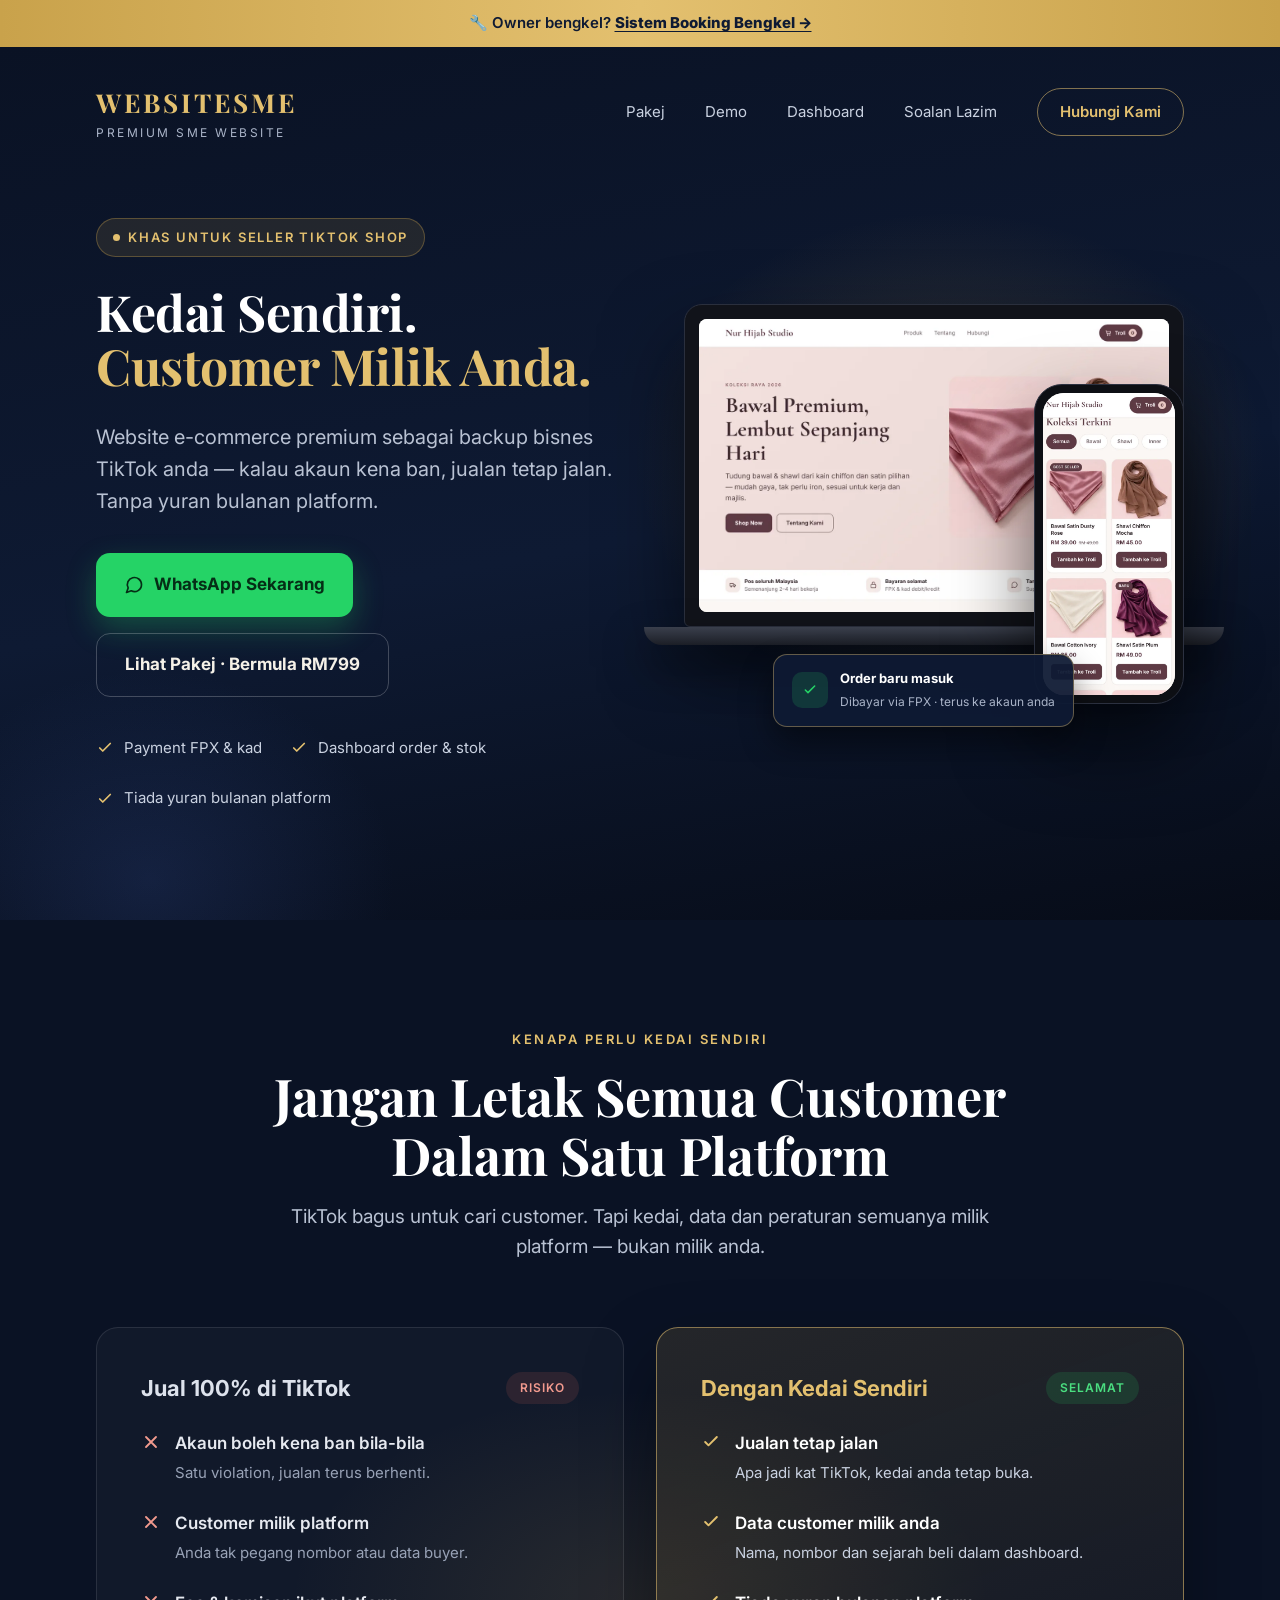
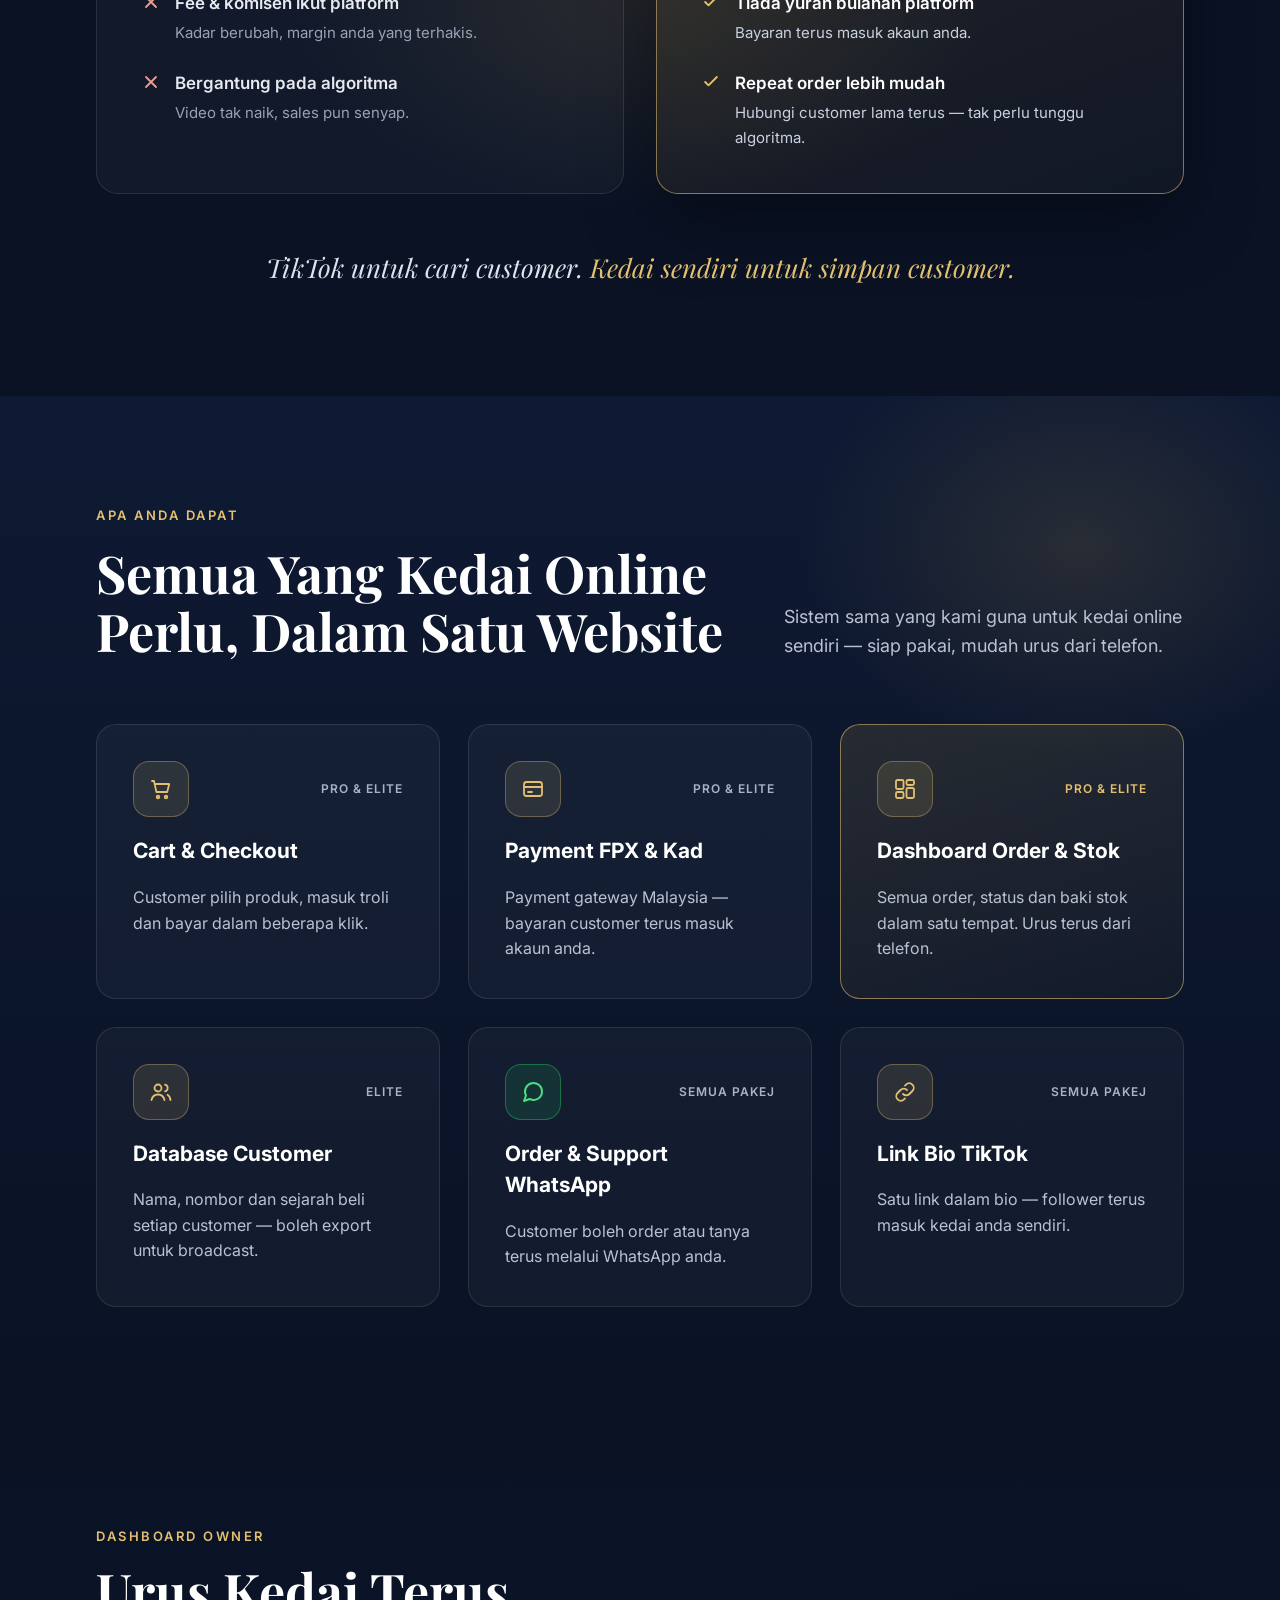
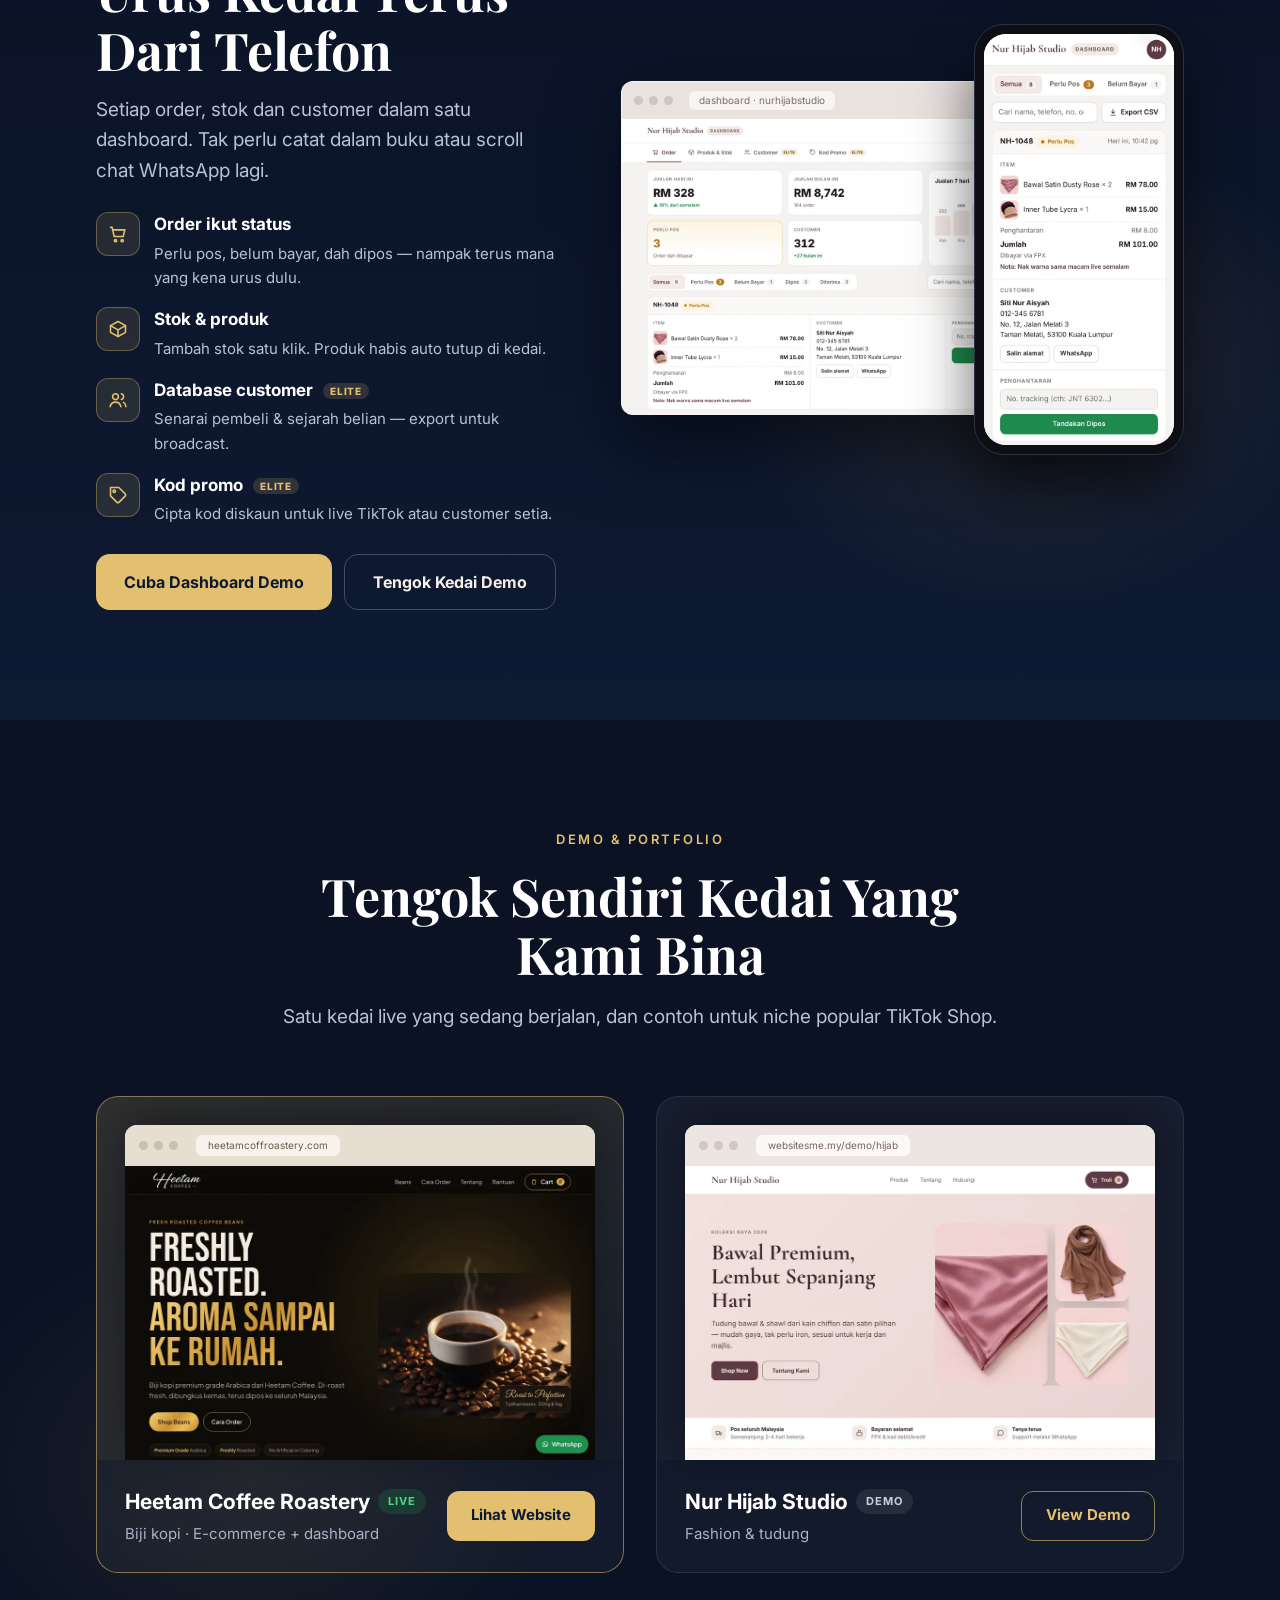
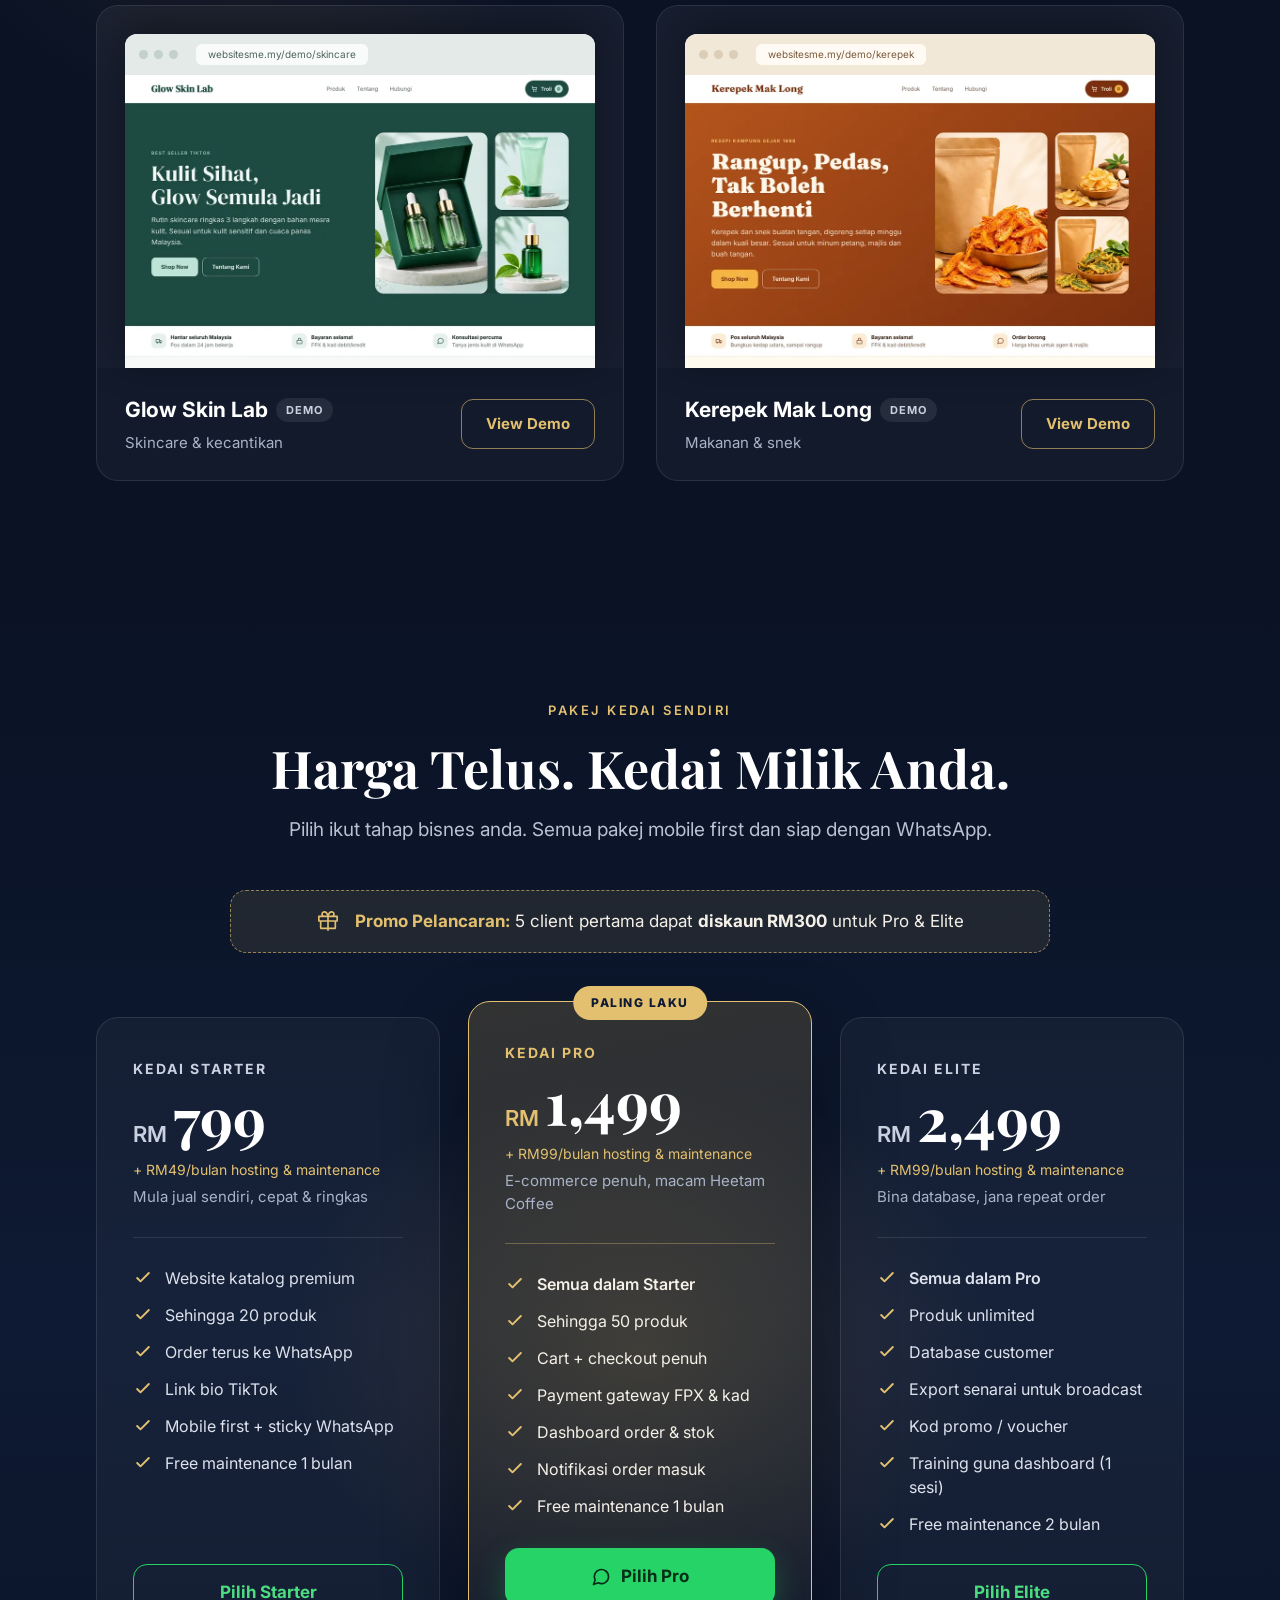
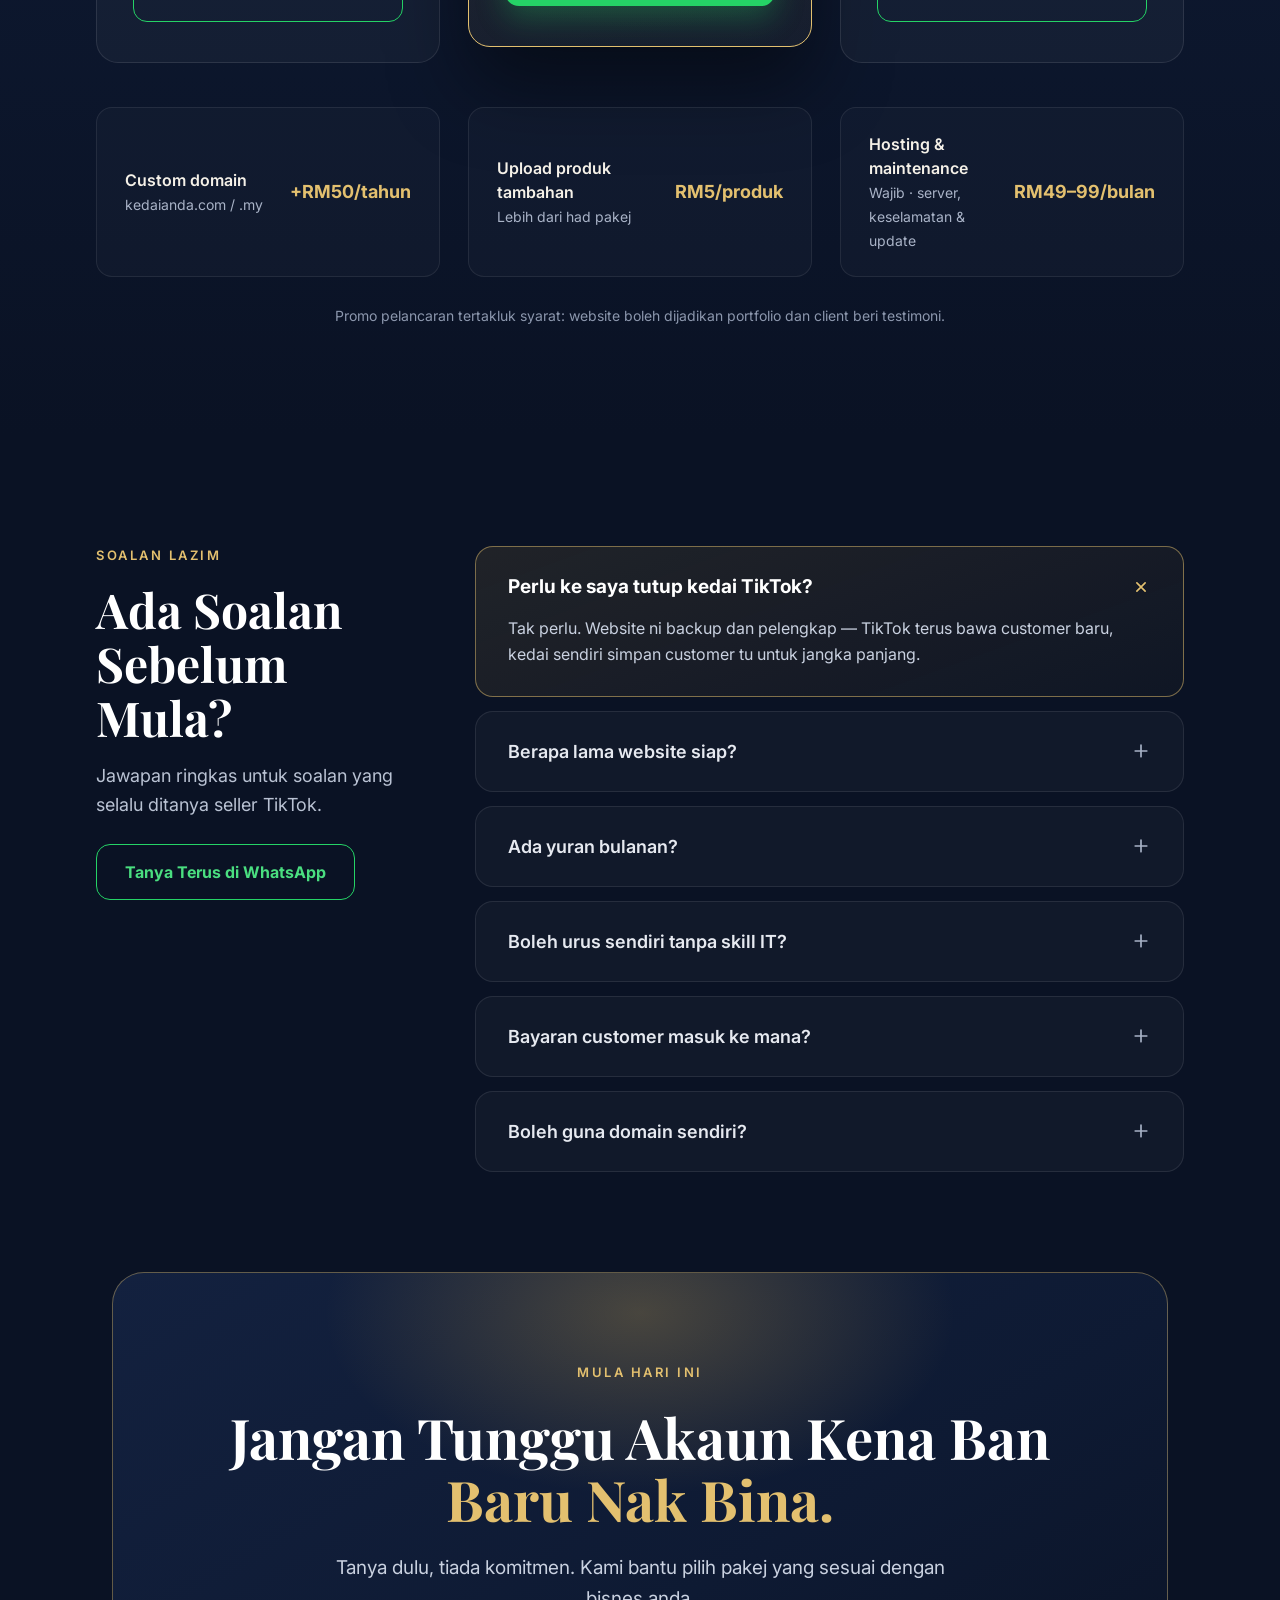
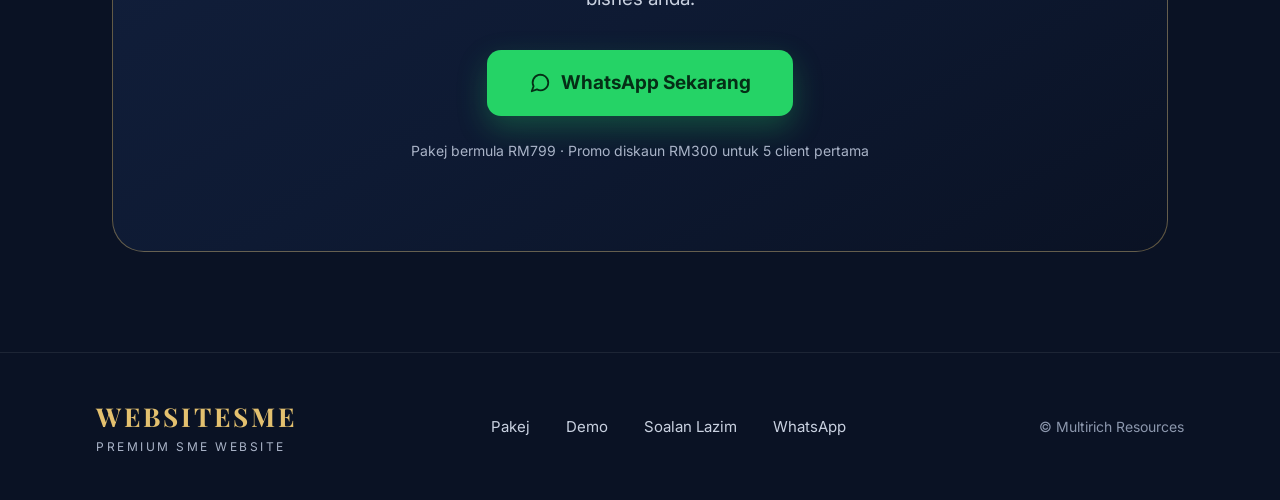
<file: index.html>
<!DOCTYPE html>
<html lang="ms">
<head>
<meta charset="UTF-8">
<meta name="viewport" content="width=device-width, initial-scale=1.0">
<title>WEBSITESME | Kedai Sendiri untuk Seller TikTok Shop</title>
<meta name="description" content="Website e-commerce premium untuk seller TikTok Shop — backup bisnes kalau akaun kena ban. Cart, payment FPX & kad, dashboard order. Bermula RM799.">
<meta name="theme-color" content="#0A1224">
<meta property="og:type" content="website">
<meta property="og:url" content="https://websitesme.my/">
<meta property="og:title" content="Kedai Sendiri. Customer Milik Anda. | WEBSITESME">
<meta property="og:description" content="Website e-commerce premium sebagai backup bisnes TikTok anda. Tanpa yuran bulanan platform. Bermula RM799.">
<link rel="preconnect" href="https://fonts.googleapis.com">
<link rel="preconnect" href="https://fonts.gstatic.com" crossorigin>
<link href="https://fonts.googleapis.com/css2?family=Playfair+Display:ital,wght@0,600;0,700;1,600&family=Inter:wght@400;500;600;700;800&display=swap" rel="stylesheet">
<style>
:root{
  --bg:#0A1224;
  --bg2:#0E1A33;
  --bg3:#070C18;
  --gold:#E3C06F;
  --gold-d:#C9A24B;
  --text:#F5F1E8;
  --muted:#B9C2D3;
  --muted2:#A9B3C7;
  --line:rgba(255,255,255,.10);
  --green:#25D366;
  --green-ink:#052E16;
  --serif:'Playfair Display',Georgia,serif;
  --sans:Inter,system-ui,-apple-system,sans-serif;
}
*{margin:0;padding:0;box-sizing:border-box}
html{scroll-behavior:smooth}
body{background:var(--bg);color:var(--text);font-family:var(--sans);line-height:1.5;-webkit-font-smoothing:antialiased;padding-bottom:96px}
a{color:inherit}
img,svg{display:block}
.wrap{max-width:1248px;margin:0 auto;padding:0 20px}
.eyebrow{font-size:11px;font-weight:600;letter-spacing:2px;text-transform:uppercase;color:var(--gold)}
h1,h2{font-family:var(--serif);font-weight:700;color:#fff;line-height:1.12}
h2{font-size:34px}
.lead{font-size:16px;line-height:1.6;color:var(--muted)}
.gold{color:var(--gold)}
.section{position:relative;padding:72px 0;overflow:hidden}
.sec-head{display:flex;flex-direction:column;gap:14px;max-width:760px}
.sec-head.center{margin:0 auto;text-align:center;align-items:center}
.glow{position:absolute;pointer-events:none;border-radius:50%}

/* buttons */
.btn{display:inline-flex;align-items:center;justify-content:center;gap:10px;min-height:56px;padding:0 28px;white-space:nowrap;border-radius:14px;font-weight:700;font-size:16px;text-decoration:none;transition:transform .15s,box-shadow .15s,background .15s}
.btn:hover{transform:translateY(-1px)}
.btn-wa{background:var(--green);color:var(--green-ink);box-shadow:0 12px 30px rgba(37,211,102,.28)}
.btn-wa:hover{box-shadow:0 16px 38px rgba(37,211,102,.38)}
.btn-ghost{border:1px solid rgba(255,255,255,.22);color:var(--text)}
.btn-ghost:hover{border-color:rgba(255,255,255,.45)}
.btn-wa-outline{border:1.5px solid var(--green);color:#4ADE80}
.btn-wa-outline:hover{background:rgba(37,211,102,.08)}
.btn-gold{background:var(--gold);color:var(--bg2)}
.btn-gold-outline{border:1px solid rgba(227,192,111,.6);color:var(--gold)}
.btn-gold-outline:hover{background:rgba(227,192,111,.08)}
.btn-block{display:flex;width:100%}

/* header */
.header{position:relative;z-index:20}
.header .wrap{display:flex;align-items:center;justify-content:space-between;padding-top:22px;padding-bottom:22px}
.brand{display:flex;flex-direction:column;gap:2px;text-decoration:none}
.brand b{font-family:var(--serif);font-size:20px;letter-spacing:2.5px;color:var(--gold)}
.brand span{font-size:10px;letter-spacing:2px;text-transform:uppercase;color:var(--muted2)}
.nav{display:none;align-items:center;gap:40px;font-size:15px}
.nav a{color:#C9D1E0;text-decoration:none}
.nav a:hover{color:#fff}
.nav .nav-cta{padding:12px 22px;border-radius:999px;border:1px solid rgba(227,192,111,.55);color:var(--gold);font-weight:600}
.menu-btn{width:46px;height:46px;border-radius:12px;border:1px solid rgba(255,255,255,.18);background:transparent;display:flex;align-items:center;justify-content:center;cursor:pointer}
.mobile-menu{display:none;position:absolute;left:20px;right:20px;top:84px;padding:12px;border-radius:16px;background:#111D38;border:1px solid var(--line);box-shadow:0 20px 40px rgba(0,0,0,.5)}
.mobile-menu.open{display:flex;flex-direction:column}
.mobile-menu a{padding:16px 14px;font-size:16px;text-decoration:none;color:#E6E9F0;border-radius:10px}
.mobile-menu a:hover{background:rgba(255,255,255,.05)}

/* hero */
.hero{position:relative;overflow:hidden;background:linear-gradient(170deg,#0A1224 0%,#0E1A33 55%,#070C18 100%)}
.hero .glow-a{left:-80px;top:520px;width:560px;height:520px;background:radial-gradient(closest-side,rgba(201,162,75,.24),rgba(201,162,75,0) 70%)}
.hero .glow-b{display:none}
.hero-grid{position:relative;display:grid;gap:40px;padding-top:24px;padding-bottom:56px}
.hero-copy{display:flex;flex-direction:column;gap:22px}
.badge{display:inline-flex;align-self:flex-start;align-items:center;gap:8px;padding:8px 14px;border-radius:999px;background:rgba(201,162,75,.12);border:1px solid rgba(201,162,75,.35);font-size:11px;font-weight:600;letter-spacing:1.5px;text-transform:uppercase;color:var(--gold)}
.badge i{width:6px;height:6px;border-radius:50%;background:var(--gold)}
.hero h1{font-size:42px;line-height:1.1}
.hero p{font-size:17px;line-height:1.6;color:var(--muted);max-width:540px}
.hero-ctas{display:flex;flex-direction:column;gap:12px;padding-top:6px}
.checks{display:flex;flex-direction:column;gap:14px;font-size:16px;color:#C9D1E0}
.checks div{display:flex;align-items:center;gap:10px}

/* mockup */
.mock{position:relative;height:470px}
.laptop{position:absolute;left:0;top:20px;width:300px}
.laptop-screen{background:#11131A;border-radius:12px 12px 4px 4px;padding:8px;border:1px solid #2A2F3D;box-shadow:0 24px 50px rgba(0,0,0,.55)}
.screen{border-radius:5px;overflow:hidden;background:#FBF8F2;color:#1B1F2A;display:flex;flex-direction:column;aspect-ratio:1200/750}
.scr-top{display:flex;align-items:center;justify-content:space-between;padding:8px 10px;background:#fff;border-bottom:1px solid #EEE7DA}
.scr-top b{font-family:var(--serif);font-size:10px;color:var(--bg2)}
.scr-top .cart{padding:2px 7px;border-radius:999px;background:var(--bg2);color:var(--text);font-size:7px}
.scr-top .links{display:none}
.scr-banner{margin:7px 8px 0;height:38px;border-radius:6px;background:linear-gradient(120deg,#0E1A33,#1C2A4D);color:var(--text);display:flex;align-items:center;justify-content:space-between;padding:0 12px}
.scr-banner .t{display:none}
.scr-banner .shop{display:none}
.scr-grid{display:grid;grid-template-columns:repeat(4,1fr);gap:6px;padding:8px}
.scr-grid .p{display:flex;flex-direction:column;gap:4px}
.scr-grid .img{height:60px;border-radius:5px}
.scr-grid .n,.scr-grid .pr{display:none}
.laptop-base{height:10px;margin:0 -20px;background:linear-gradient(180deg,#3A3F4C,#1B1E26);border-radius:0 0 14px 14px}
.phone{position:absolute;right:0;top:70px;width:180px;height:370px;border-radius:30px;background:#0D0F14;border:1px solid #2C3140;padding:9px;box-shadow:0 30px 60px rgba(0,0,0,.6)}
.phone-screen{width:100%;height:100%;border-radius:22px;overflow:hidden;background:#FBF8F2;color:#1B1F2A;display:flex;flex-direction:column}
.notch{display:flex;justify-content:center;padding-top:7px}
.notch i{width:54px;height:14px;border-radius:999px;background:#0D0F14}
.ph-img{height:140px;margin:9px 10px 0;border-radius:12px;background:#E9DCC4}
.ph-info{display:flex;flex-direction:column;gap:5px;padding:12px 12px 0}
.ph-info small{font-size:8px;letter-spacing:1px;color:#8A6A22}
.ph-info b{font-family:var(--serif);font-size:13px;color:var(--bg2)}
.ph-info span{font-size:12px;font-weight:700;color:var(--bg2)}
.ph-sizes{display:none}
.ph-buy{margin:auto 10px 12px;padding:10px 0;border-radius:9px;background:var(--bg2);color:var(--text);text-align:center;font-size:10px;font-weight:700}
.toast{position:absolute;left:0;top:300px;display:flex;align-items:center;gap:10px;padding:12px 14px;border-radius:12px;background:rgba(14,26,51,.94);border:1px solid rgba(227,192,111,.4);box-shadow:0 16px 32px rgba(0,0,0,.45)}
.toast .ic{width:30px;height:30px;border-radius:8px;background:rgba(37,211,102,.16);display:flex;align-items:center;justify-content:center}
.toast b{display:block;font-size:12px;color:#fff}
.toast span{font-size:11px;color:var(--muted2)}
.toast .long{display:none}

.screen .shot,.phone-screen .shot{width:100%;height:100%;object-fit:cover;object-position:top center;display:block}
.phone-screen{position:relative}
.b-shot{display:block;width:100%;height:auto;aspect-ratio:16/10;object-fit:cover;object-position:top center}
.mock::after{content:"";position:absolute;inset:auto 10% -20px;height:60px;background:radial-gradient(closest-side,rgba(0,0,0,.45),transparent);z-index:-1}

/* dashboard */
.dash{background:linear-gradient(180deg,#0A1224 0%,#0E1A33 100%)}
.dash .glow{right:-200px;top:200px;width:900px;height:700px;background:radial-gradient(closest-side,rgba(201,162,75,.14),rgba(201,162,75,0) 70%)}
.dash-grid{position:relative;display:grid;gap:44px}
.dash-copy{display:flex;flex-direction:column;gap:16px}
.dash-list{list-style:none;display:flex;flex-direction:column;gap:18px;margin-top:10px}
.dash-list li{display:flex;gap:14px;align-items:flex-start}
.di{flex:none;width:44px;height:44px;border-radius:12px;background:rgba(227,192,111,.12);border:1px solid rgba(227,192,111,.35);display:flex;align-items:center;justify-content:center}
.dash-list b{display:block;font-size:16px;font-weight:700;color:#fff;margin-bottom:3px}
.dash-list b em{font-style:normal;font-size:10px;font-weight:800;letter-spacing:.8px;padding:2px 7px;border-radius:999px;background:rgba(227,192,111,.16);color:var(--gold);margin-left:6px;vertical-align:middle}
.dash-list span{font-size:14.5px;line-height:1.55;color:var(--muted)}
.dash-ctas{display:flex;flex-direction:column;gap:12px;margin-top:12px}
.dash-mock{position:relative;padding-top:72px;padding-bottom:40px}
.dash-browser{border-radius:12px;overflow:hidden;border:1px solid rgba(255,255,255,.14);box-shadow:0 30px 70px rgba(0,0,0,.5);background:#F6F3F1;margin-right:70px}
.db-bar{display:flex;align-items:center;gap:6px;padding:9px 12px;background:#E9E3E0}
.db-bar i{width:9px;height:9px;border-radius:50%;background:#CFC5C1}
.db-bar span{margin-left:10px;padding:2px 10px;border-radius:6px;background:#F7F4F2;font-size:10px;color:#7A6A70}
.dash-browser img{display:block;width:100%;height:auto;aspect-ratio:1200/750}
.dash-phone{position:absolute;right:0;bottom:0;width:132px;aspect-ratio:500/1082;box-sizing:content-box;padding:7px;border-radius:24px;background:#0D0F14;border:1px solid #2C3140;box-shadow:0 30px 60px rgba(0,0,0,.6)}
.dash-phone-in{width:100%;height:100%;border-radius:18px;overflow:hidden;background:#fff}
.dash-phone-in img{display:block;width:100%;height:100%;object-fit:cover;object-position:top}

/* value */
.value{background:var(--bg)}
.value .glow{left:50%;top:380px;width:1000px;height:600px;margin-left:-500px;background:radial-gradient(closest-side,rgba(201,162,75,.12),rgba(201,162,75,0) 70%)}
.compare{position:relative;display:grid;gap:20px;margin-top:40px}
.cmp{display:flex;flex-direction:column;gap:20px;padding:26px 22px;border-radius:20px;background:rgba(255,255,255,.03);border:1px solid var(--line)}
.cmp.good{background:linear-gradient(160deg,rgba(201,162,75,.14),rgba(201,162,75,.04));border-color:rgba(227,192,111,.55);box-shadow:0 30px 70px rgba(0,0,0,.35)}
.cmp-head{display:flex;align-items:center;justify-content:space-between;gap:12px}
.cmp-head h3{font-size:18px;font-weight:700;color:#DDE2EC}
.cmp.good .cmp-head h3{color:var(--gold)}
.tag{padding:6px 12px;border-radius:999px;font-size:11px;font-weight:600;letter-spacing:1px}
.tag.risk{background:rgba(239,108,92,.12);color:#F29A8E}
.tag.safe{background:rgba(37,211,102,.14);color:#4ADE80}
.pt{display:flex;gap:12px;align-items:flex-start}
.pt svg{flex:none;margin-top:1px}
.pt b{display:block;font-size:16px;font-weight:600;color:#E6E9F0;margin-bottom:3px}
.cmp.good .pt b{color:#fff}
.pt span{font-size:14px;line-height:1.5;color:#98A2B6}
.cmp.good .pt span{color:#C9D1E0}
.quote{position:relative;margin-top:40px;font-family:var(--serif);font-style:italic;font-size:22px;line-height:1.4;text-align:center;color:#DDE2EC}

/* features */
.features{background:linear-gradient(180deg,#0E1A33 0%,#0A1224 100%)}
.features .glow{right:-200px;top:-150px;width:800px;height:600px;background:radial-gradient(closest-side,rgba(201,162,75,.14),rgba(201,162,75,0) 70%)}
.feat-head{position:relative;display:flex;flex-direction:column;gap:14px}
.feat-grid{position:relative;display:grid;gap:16px;margin-top:40px}
.feat{display:flex;flex-direction:column;gap:14px;padding:24px 22px;border-radius:18px;background:rgba(255,255,255,.035);border:1px solid var(--line)}
.feat.hl{background:linear-gradient(160deg,rgba(201,162,75,.14),rgba(201,162,75,.04));border-color:rgba(227,192,111,.55)}
.feat-top{display:flex;align-items:center;justify-content:space-between}
.ficon{width:50px;height:50px;border-radius:14px;background:rgba(227,192,111,.12);border:1px solid rgba(227,192,111,.35);display:flex;align-items:center;justify-content:center}
.ficon.wa{background:rgba(37,211,102,.12);border-color:rgba(37,211,102,.4)}
.feat-top small{font-size:11px;font-weight:600;letter-spacing:1px;color:var(--muted2)}
.feat.hl .feat-top small{color:var(--gold)}
.feat h3{font-size:19px;font-weight:700;color:#fff}
.feat p{font-size:15px;line-height:1.6;color:var(--muted)}

/* portfolio */
.portfolio{background:var(--bg)}
.portfolio .glow{left:-200px;top:400px;width:900px;height:700px;background:radial-gradient(closest-side,rgba(201,162,75,.10),rgba(201,162,75,0) 70%)}
.port-grid{position:relative;display:grid;gap:24px;margin-top:40px}
.card{display:flex;flex-direction:column;border-radius:20px;overflow:hidden;background:rgba(255,255,255,.035);border:1px solid var(--line)}
.card.live{border-color:rgba(227,192,111,.55)}
.card-prev{padding:20px 20px 0;background:rgba(255,255,255,.02)}
.card.live .card-prev{background:linear-gradient(160deg,rgba(201,162,75,.16),rgba(201,162,75,.02))}
.card-prev{flex:1;display:flex;flex-direction:column}
.browser{flex:1;border-radius:10px 10px 0 0;overflow:hidden;box-shadow:0 -10px 40px rgba(0,0,0,.35)}
.b-bar{display:none;align-items:center;gap:6px;padding:10px 14px}
.b-bar i{width:9px;height:9px;border-radius:50%}
.b-bar span{margin-left:12px;padding:3px 12px;border-radius:6px;font-size:10px}
.b-nav{display:flex;align-items:center;justify-content:space-between;padding:10px 14px}
.b-nav b{font-family:var(--serif);font-size:12px;font-weight:700}
.b-nav span{font-size:9px}
.b-hero{display:flex;flex-direction:column;gap:4px;padding:18px 14px}
.b-hero small{font-size:8px;letter-spacing:1.2px}
.b-hero b{font-family:var(--serif);font-size:17px}
.b-prods{display:grid;grid-template-columns:repeat(2,1fr);gap:8px;padding:12px 14px 14px}
.b-prods i{height:80px;border-radius:8px}
.b-prods i:nth-child(3){display:none}
.card-info{display:flex;flex-direction:column;gap:14px;padding:20px}
.card-title{display:flex;align-items:center;gap:8px;flex-wrap:wrap}
.card-title h3{font-size:19px;font-weight:700;color:#fff}
.pill{padding:3px 9px;border-radius:999px;font-size:10px;font-weight:700;letter-spacing:1px}
.pill.live{background:rgba(37,211,102,.14);color:#4ADE80}
.pill.demo{background:rgba(255,255,255,.08);color:#C9D1E0}
.card-cat{font-size:14px;color:var(--muted2);margin-top:5px}
/* store themes */
.t-heetam .browser{background:#F4EDE3}.t-heetam .b-bar{background:#E7DED2}.t-heetam .b-bar i{background:#CBBFB0}.t-heetam .b-bar span{background:#F7F2EB;color:#6B5A4A}
.t-heetam .b-nav{background:#2B1A12}.t-heetam .b-nav b{color:#E9D6B8;letter-spacing:1.5px}.t-heetam .b-nav span{color:#C8B49A}
.t-heetam .b-hero{background:#3B2418}.t-heetam .b-hero small{color:#D8B47A}.t-heetam .b-hero b{color:#F4EDE3}
.t-heetam .b-prods i:nth-child(1){background:#C8A27C}.t-heetam .b-prods i:nth-child(2){background:#8B5E3C}.t-heetam .b-prods i:nth-child(3){background:#D9C2A5}
.t-hijab .browser{background:#FAF5F2}.t-hijab .b-bar{background:#EDE5E1}.t-hijab .b-bar i{background:#D3C7C2}.t-hijab .b-bar span{background:#FBF8F6;color:#7A6268}
.t-hijab .b-nav{background:#fff;border-bottom:1px solid #EFE4E1}.t-hijab .b-nav b{color:#7A4E5A}.t-hijab .b-nav span{color:#9A8287}
.t-hijab .b-hero{background:#E8D3D0}.t-hijab .b-hero small{color:#7A4E5A}.t-hijab .b-hero b{color:#4A2D35}
.t-hijab .b-prods i:nth-child(1){background:#D9B8B4}.t-hijab .b-prods i:nth-child(2){background:#B98D93}.t-hijab .b-prods i:nth-child(3){background:#EAD9CF}
.t-skin .browser{background:#F4F7F6}.t-skin .b-bar{background:#E3EAE8}.t-skin .b-bar i{background:#C4D0CD}.t-skin .b-bar span{background:#F8FBFA;color:#4F6460}
.t-skin .b-nav{background:#fff;border-bottom:1px solid #E3EAE8}.t-skin .b-nav b{color:#2F6F62}.t-skin .b-nav span{color:#6A7F7B}
.t-skin .b-hero{background:#D6E6E1}.t-skin .b-hero small{color:#2F6F62}.t-skin .b-hero b{color:#1E4A41}
.t-skin .b-prods i:nth-child(1){background:#BFD6CF}.t-skin .b-prods i:nth-child(2){background:#9CC2B7}.t-skin .b-prods i:nth-child(3){background:#E8EFEC}
.t-kerepek .browser{background:#FFF8EC}.t-kerepek .b-bar{background:#F2E8D8}.t-kerepek .b-bar i{background:#DCCDB6}.t-kerepek .b-bar span{background:#FFFBF4;color:#7A5A3A}
.t-kerepek .b-nav{background:#fff;border-bottom:1px solid #F2E8D8}.t-kerepek .b-nav b{color:#B4541C}.t-kerepek .b-nav span{color:#8A6E52}
.t-kerepek .b-hero{background:#F6D9B4}.t-kerepek .b-hero small{color:#B4541C}.t-kerepek .b-hero b{color:#5A2A0E}
.t-kerepek .b-prods i:nth-child(1){background:#E9B27A}.t-kerepek .b-prods i:nth-child(2){background:#D98C4A}.t-kerepek .b-prods i:nth-child(3){background:#F3CF9C}

/* pricing */
.pricing{background:linear-gradient(180deg,#0A1224 0%,#0E1A33 50%,#0A1224 100%)}
.pricing .glow{left:50%;top:360px;width:1000px;height:800px;margin-left:-500px;background:radial-gradient(closest-side,rgba(201,162,75,.16),rgba(201,162,75,0) 70%)}
.promo{position:relative;display:flex;gap:12px;align-items:flex-start;margin:28px auto 0;max-width:820px;padding:16px 18px;border-radius:14px;background:rgba(227,192,111,.10);border:1px dashed rgba(227,192,111,.6);font-size:15px;line-height:1.5}
.promo svg{flex:none}
.promo strong{color:var(--gold)}
.plans{position:relative;display:grid;gap:32px;margin-top:44px}
.plan{position:relative;display:flex;flex-direction:column;gap:22px;padding:30px 24px 28px;border-radius:20px;background:rgba(255,255,255,.035);border:1px solid var(--line)}
.plan.pop{background:linear-gradient(170deg,rgba(201,162,75,.20),rgba(201,162,75,.05));border:1.5px solid var(--gold);box-shadow:0 30px 60px rgba(0,0,0,.45);order:-1;padding-top:34px}
.ribbon{position:absolute;top:-14px;left:24px;padding:7px 14px;border-radius:999px;background:var(--gold);color:var(--bg2);font-size:11px;font-weight:800;letter-spacing:1.5px}
.plan-name{font-size:13px;font-weight:700;letter-spacing:2px;color:#C9D1E0}
.plan.pop .plan-name{color:var(--gold)}
.price{display:flex;align-items:baseline;gap:6px;margin-top:8px}
.price small{font-size:20px;font-weight:600;color:#C9D1E0}
.plan.pop .price small{color:var(--gold)}
.price b{font-family:var(--serif);font-size:52px;font-weight:700;color:#fff;line-height:1}
.plan-host{margin-top:8px;font-size:14px;color:var(--gold)}
.plan-desc{margin-top:6px;font-size:15px;color:var(--muted2)}
.plan hr{border:0;height:1px;background:var(--line)}
.plan.pop hr{background:rgba(227,192,111,.35)}
.plan ul{list-style:none;display:flex;flex-direction:column;gap:13px;font-size:16px;color:#DDE2EC}
.plan.pop ul{color:var(--text)}
.plan li{display:flex;gap:12px}
.plan li svg{flex:none;margin-top:2px}
.plan li.all{font-weight:600}
.plan .btn{margin-top:auto}
.addons{position:relative;display:grid;gap:12px;margin-top:40px}
.addons h4{font-size:13px;font-weight:700;letter-spacing:2px;color:#C9D1E0}
.addon{display:flex;align-items:center;justify-content:space-between;gap:12px;padding:18px 20px;border-radius:14px;background:rgba(255,255,255,.025);border:1px solid rgba(255,255,255,.08)}
.addon b{display:block;font-size:15px;font-weight:600}
.addon span{font-size:13px;color:var(--muted2)}
.addon strong{flex:none;font-size:16px;color:var(--gold);text-align:right}
.fine{position:relative;margin-top:24px;font-size:13px;line-height:1.5;color:#8C97AD}

/* faq */
.faq{background:var(--bg)}
.faq-grid{display:grid;gap:28px}
.faq-intro{display:flex;flex-direction:column;gap:14px}
.faq-intro .btn{align-self:flex-start;margin-top:6px}
.faq-list{display:flex;flex-direction:column;gap:12px}
details{border-radius:16px;background:rgba(255,255,255,.03);border:1px solid rgba(255,255,255,.09);transition:background .2s,border-color .2s}
details[open]{background:linear-gradient(160deg,rgba(201,162,75,.12),rgba(201,162,75,.03));border-color:rgba(227,192,111,.5)}
summary{list-style:none;display:flex;align-items:center;justify-content:space-between;gap:14px;padding:22px 20px;cursor:pointer;font-size:16px;font-weight:600;color:#E6E9F0}
summary::-webkit-details-marker{display:none}
details[open] summary{color:#fff;font-weight:700;padding-bottom:10px}
summary .plus{flex:none;transition:transform .2s}
details[open] summary .plus{transform:rotate(45deg)}
details[open] summary .plus path{stroke:var(--gold)}
details p{padding:0 20px 22px;font-size:15px;line-height:1.65;color:#C9D1E0}

/* final cta */
.final{position:relative;margin:0 20px;padding:52px 24px;border-radius:26px;overflow:hidden;background:linear-gradient(150deg,#13213F 0%,#0E1A33 55%,#0A1224 100%);border:1px solid rgba(227,192,111,.4);display:flex;flex-direction:column;align-items:center;gap:18px;text-align:center}
.final .glow{left:50%;top:-160px;width:500px;height:360px;margin-left:-250px;background:radial-gradient(closest-side,rgba(201,162,75,.30),rgba(201,162,75,0) 70%)}
.final>*:not(.glow){position:relative}
.final>.glow{position:absolute}
.final p{font-size:16px;line-height:1.6;color:#C9D1E0;max-width:620px}
.final .btn{align-self:stretch;min-height:60px;font-size:17px;margin-top:8px}
.final small{font-size:13px;line-height:1.5;color:var(--muted2)}
.final-wrap{max-width:1248px;margin:0 auto}

/* footer */
.footer{margin-top:64px;border-top:1px solid rgba(255,255,255,.08)}
.footer .wrap{display:flex;flex-direction:column;gap:24px;padding-top:36px;padding-bottom:36px}
.footer nav{display:grid;grid-template-columns:repeat(2,1fr);gap:14px;font-size:15px}
.footer nav a{color:#C9D1E0;text-decoration:none;padding:6px 0}
.footer nav a:hover{color:#fff}
.copy{font-size:13px;color:#8C97AD}

/* sticky wa */
.sticky-wa{position:fixed;left:0;right:0;bottom:0;z-index:50;padding:14px 16px 20px;background:linear-gradient(180deg,rgba(7,12,24,0),rgba(7,12,24,.96) 35%)}
.sticky-wa .btn{border-radius:999px;box-shadow:0 10px 26px rgba(37,211,102,.35)}

/* ===== tablet ===== */
@media (min-width:700px){
  .wrap{padding:0 40px}
  .compare,.port-grid{grid-template-columns:repeat(2,minmax(0,1fr))}
  .feat-grid{grid-template-columns:repeat(2,minmax(0,1fr))}
  .addons{grid-template-columns:repeat(3,minmax(0,1fr))}
  .addons h4{grid-column:1/-1}
  .final{margin:0 40px}
  .dash-ctas{flex-direction:row}
  .dash-mock{padding-top:0}
  .dash-phone{width:180px;padding:9px;border-radius:30px}
  .dash-phone-in{border-radius:22px}
}

/* ===== desktop ===== */
@media (min-width:1024px){
  body{padding-bottom:0}
  .sticky-wa,.menu-btn,.mobile-menu,.mobile-menu.open{display:none}
  .wrap{padding:0 96px;max-width:1440px}
  .eyebrow{font-size:13px;letter-spacing:2.5px}
  h2{font-size:52px}
  .lead{font-size:19px}
  .section{padding:110px 0}
  .sec-head{gap:18px}
  .header .wrap{padding-top:36px;padding-bottom:36px}
  .brand b{font-size:26px;letter-spacing:3px}
  .brand span{font-size:12px;letter-spacing:2.5px}
  .nav{display:flex}

  .hero{min-height:860px}
  .hero .glow-a{left:auto;right:-120px;top:60px;width:900px;height:700px;background:radial-gradient(closest-side,rgba(201,162,75,.22),rgba(201,162,75,0) 70%)}
  .hero .glow-b{display:block;left:-200px;bottom:-260px;width:700px;height:600px;background:radial-gradient(closest-side,rgba(60,90,170,.20),rgba(60,90,170,0) 70%)}
  .hero-grid{grid-template-columns:minmax(0,1.08fr) minmax(0,1fr);gap:48px;align-items:center;padding-top:40px;padding-bottom:110px}
  .hero-copy{gap:28px;max-width:600px}
  .badge{font-size:13px;padding:9px 16px;letter-spacing:1.8px}
  .badge i{width:7px;height:7px}
  .hero h1{font-size:clamp(44px,3.9vw,60px);line-height:1.08;letter-spacing:-.5px}
  .hero p{font-size:20px}
  .hero-ctas{flex-direction:row;gap:16px;padding-top:8px}
  .hero-ctas{flex-wrap:wrap}.hero-ctas .btn{min-height:64px;padding:0 28px;font-size:17px}
  .checks{flex-direction:row;flex-wrap:wrap;gap:28px;font-size:15px;padding-top:12px}

  .mock{height:600px}
  .laptop{top:40px;width:min(600px,100%)}
  .laptop-screen{border-radius:18px 18px 6px 6px;padding:14px;box-shadow:0 40px 80px rgba(0,0,0,.55)}
  .screen{border-radius:8px}
  .scr-top{padding:14px 20px}
  .scr-top b{font-size:16px}
  .scr-top .links{display:flex;gap:16px;font-size:10px;color:#5B6275;align-items:center}
  .scr-top .cart{padding:3px 9px;font-size:10px}
  .scr-banner{margin:12px 16px 0;height:auto;padding:18px 20px;border-radius:10px}
  .scr-banner .t{display:flex;flex-direction:column;gap:4px}
  .scr-banner .t small{font-size:9px;letter-spacing:1.5px;color:var(--gold)}
  .scr-banner .t b{font-family:var(--serif);font-size:18px}
  .scr-banner .shop{display:block;padding:7px 14px;border-radius:6px;background:var(--gold);color:var(--bg2);font-size:10px;font-weight:700}
  .scr-grid{gap:10px;padding:14px 16px}
  .scr-grid .img{height:92px;border-radius:8px}
  .scr-grid .n{display:block;font-size:9px;color:#2A3040}
  .scr-grid .pr{display:block;font-size:10px;font-weight:700;color:var(--bg2)}
  .laptop-base{height:18px;margin:0 -40px;border-radius:0 0 22px 22px;box-shadow:0 20px 40px rgba(0,0,0,.5)}
  .phone{top:150px;width:210px;height:430px;border-radius:34px;padding:10px;box-shadow:0 40px 80px rgba(0,0,0,.6)}
  .phone-screen{border-radius:26px}
  .notch{padding-top:8px}.notch i{width:64px;height:16px}
  .ph-img{height:170px;margin:10px 12px 0;border-radius:14px}
  .ph-info{gap:6px;padding:14px 14px 0}
  .ph-info small{font-size:9px;letter-spacing:1.2px}
  .ph-info b{font-size:15px}
  .ph-info span{font-size:14px}
  .ph-sizes{display:flex;gap:6px;padding-top:4px}
  .ph-sizes em{font-style:normal;padding:4px 9px;border-radius:6px;border:1px solid #C9CDD6;font-size:9px}
  .ph-sizes em.on{background:var(--bg2);border-color:var(--bg2);color:var(--text)}
  .ph-buy{margin:auto 12px 14px;padding:11px 0;border-radius:10px;font-size:11px}
  .toast{left:auto;right:150px;top:470px;padding:14px 18px;border-radius:14px;gap:12px}
  .toast .ic{width:36px;height:36px;border-radius:10px}
  .toast b{font-size:13px}
  .toast span{font-size:12px}
  .toast .short{display:none}.toast .long{display:inline}

  .compare{gap:32px;margin-top:64px}
  .cmp{padding:44px;gap:26px;border-radius:22px}
  .cmp-head h3{font-size:22px}
  .tag{padding:7px 14px;font-size:12px}
  .pt{gap:14px}
  .pt b{font-size:17px;margin-bottom:4px}
  .pt span{font-size:15px}
  .quote{margin-top:56px;font-size:26px}
  .quote br{display:none}

  .dash-grid{grid-template-columns:minmax(0,.9fr) minmax(0,1.1fr);gap:64px;align-items:center}
  .dash-list span{font-size:15px}
  .dash-list b{font-size:17px}
  .dash-browser{margin-right:90px}
  .dash-phone{width:190px}
  .feat-head{flex-direction:row;align-items:flex-end;justify-content:space-between;gap:48px}
  .feat-head .sec-head{gap:18px}
  .feat-head .lead{font-size:18px;max-width:400px}
  .feat-grid{grid-template-columns:repeat(3,minmax(0,1fr));gap:28px;margin-top:64px}
  .feat{padding:36px;gap:18px;border-radius:20px}
  .ficon{width:56px;height:56px;border-radius:16px}
  .feat-top small{font-size:12px}
  .feat h3{font-size:21px}
  .feat p{font-size:16px}

  .port-grid{gap:32px;margin-top:64px}
  .card{border-radius:22px}
  .card-prev{padding:28px 28px 0}
  .browser{border-radius:12px 12px 0 0}
  .b-bar{display:flex}
  .b-nav{padding:12px 18px}
  .b-nav b{font-size:14px}
  .b-hero{padding:22px 18px;gap:6px}
  .b-hero small{font-size:9px;letter-spacing:1.5px}
  .b-hero b{font-size:20px}
  .b-prods{grid-template-columns:repeat(3,1fr);gap:10px;padding:14px 18px 18px}
  .b-prods i{height:84px}
  .b-prods i:nth-child(3){display:block}
  .card-info{flex-direction:row;align-items:center;justify-content:space-between;gap:20px;padding:26px 28px}
  .card-title h3{font-size:21px}
  .pill{padding:4px 10px;font-size:11px}
  .card-cat{font-size:15px;margin-top:6px}
  .card-info .btn{flex:none;min-height:50px;padding:0 24px;font-size:15px;border-radius:12px}

  .promo{align-items:center;justify-content:center;gap:16px;margin-top:44px;padding:18px 28px;border-radius:16px;font-size:17px}
  .plans{grid-template-columns:repeat(3,minmax(0,1fr));gap:28px;margin-top:64px;align-items:stretch}
  .plan{padding:40px 36px;gap:28px;border-radius:22px}
  .plan.pop{order:0;padding-top:40px;transform:translateY(-16px);box-shadow:0 40px 80px rgba(0,0,0,.45)}
  .ribbon{left:50%;transform:translateX(-50%);top:-16px;padding:8px 18px;font-size:12px;white-space:nowrap}
  .plan-name{font-size:14px}
  .price small{font-size:22px}
  .price b{font-size:60px}
  .plan-desc{font-size:15px}
  .plan .btn{min-height:58px;font-size:17px}
  .addons{gap:28px;margin-top:44px}
  .addons h4{display:none}
  .addon{padding:24px 28px;border-radius:16px}
  .addon b{font-size:16px}
  .addon span{font-size:14px}
  .addon strong{font-size:18px}
  .fine{margin-top:28px;text-align:center;font-size:14px}

  .faq{padding-bottom:100px}
  .faq-grid{grid-template-columns:repeat(12,minmax(0,1fr));gap:48px}
  .faq-intro{grid-column:span 4;gap:18px}
  .faq-intro h2{font-size:48px}
  .faq-intro .lead{font-size:18px}
  .faq-list{grid-column:span 8;gap:14px}
  details{border-radius:18px}
  summary{padding:26px 32px;font-size:18px}
  details[open] summary{font-size:19px;padding-bottom:14px}
  details p{padding:0 32px 28px;font-size:16px}

  .final{margin:0 96px;padding:90px 80px;border-radius:32px;gap:24px}
  .final .glow{top:-220px;width:900px;height:520px;margin-left:-450px}
  .final h2{font-size:56px;line-height:1.1;max-width:900px}
  .final p{font-size:19px}
  .final .btn{align-self:center;min-height:66px;padding:0 42px;font-size:19px;margin-top:12px}
  .final small{font-size:14px}

  .footer{margin-top:100px}
  .footer .wrap{flex-direction:row;align-items:center;justify-content:space-between;gap:40px;padding-top:44px;padding-bottom:44px}
  .footer nav{display:flex;gap:36px}
  .footer nav a{padding:0}
  .copy{font-size:14px}
}
@media (min-width:1024px) and (max-width:1300px){
  .mock{height:480px}
  .laptop{top:30px}
  .phone{top:110px;width:150px;height:320px;border-radius:28px;padding:8px}
  .phone-screen{border-radius:21px}
  .toast{top:380px;right:110px}
}
@media (prefers-reduced-motion:reduce){*{scroll-behavior:auto!important;transition:none!important}}
/* banner bengkel */
.topbar{display:block;position:relative;z-index:30;text-align:center;padding:11px 16px;font-size:13.5px;font-weight:600;color:#0E1A33;background:linear-gradient(90deg,#C9A24B,#E3C06F,#C9A24B);text-decoration:none}
.topbar b{white-space:nowrap;font-weight:800;text-decoration:underline;text-underline-offset:3px}
@media (min-width:1024px){.topbar{font-size:15px;padding:12px 16px}}
</style>
</head>
<body>

<svg width="0" height="0" style="position:absolute" aria-hidden="true">
  <defs>
    <symbol id="i-check" viewBox="0 0 24 24"><path d="M5 12l4 4L19 6" fill="none" stroke="currentColor" stroke-width="2.3" stroke-linecap="round" stroke-linejoin="round"/></symbol>
    <symbol id="i-x" viewBox="0 0 24 24"><path d="M6 6l12 12M18 6L6 18" fill="none" stroke="currentColor" stroke-width="2.2" stroke-linecap="round"/></symbol>
    <symbol id="i-wa" viewBox="0 0 24 24"><path d="M21 11.5a8.4 8.4 0 0 1-12.3 7.5L3 21l2-5.5A8.5 8.5 0 1 1 21 11.5z" fill="none" stroke="currentColor" stroke-width="2" stroke-linecap="round" stroke-linejoin="round"/></symbol>
  </defs>
</svg>

<a class="topbar" href="bengkel/">🔧 Owner bengkel? <b>Sistem Booking Bengkel →</b></a>

<!-- ===== HEADER + HERO ===== -->
<section class="hero" id="top">
  <div class="glow glow-a" aria-hidden="true"></div>
  <div class="glow glow-b" aria-hidden="true"></div>

  <header class="header">
    <div class="wrap">
      <a class="brand" href="#top" aria-label="WEBSITESME — Premium SME Website">
        <b>WEBSITESME</b><span>Premium SME Website</span>
      </a>
      <nav class="nav" aria-label="Menu utama">
        <a href="#pakej">Pakej</a>
        <a href="#demo">Demo</a>
        <a href="#dashboard">Dashboard</a>
        <a href="#soalan">Soalan Lazim</a>
        <a class="nav-cta" href="https://wa.me/601156589986?text=Hi%20WEBSITESME%2C%20saya%20nak%20tahu%20pasal%20pakej%20Kedai%20Sendiri" target="_blank" rel="noopener">Hubungi Kami</a>
      </nav>
      <button class="menu-btn" id="menuBtn" aria-label="Buka menu" aria-expanded="false" aria-controls="mobileMenu">
        <svg width="22" height="22" viewBox="0 0 24 24" fill="none" stroke="#F5F1E8" stroke-width="2" stroke-linecap="round" aria-hidden="true"><path d="M4 7h16M4 12h16M4 17h16"/></svg>
      </button>
      <nav class="mobile-menu" id="mobileMenu" aria-label="Menu mobile">
        <a href="#pakej">Pakej</a>
        <a href="#demo">Demo</a>
        <a href="#dashboard">Dashboard</a>
        <a href="#soalan">Soalan Lazim</a>
        <a href="https://wa.me/601156589986?text=Hi%20WEBSITESME%2C%20saya%20nak%20tahu%20pasal%20pakej%20Kedai%20Sendiri" target="_blank" rel="noopener">Hubungi Kami</a>
      </nav>
    </div>
  </header>

  <div class="wrap hero-grid">
    <div class="hero-copy">
      <div class="badge"><i aria-hidden="true"></i>Khas Untuk Seller TikTok Shop</div>
      <h1>Kedai Sendiri.<br><span class="gold">Customer Milik Anda.</span></h1>
      <p>Website e-commerce premium sebagai backup bisnes TikTok anda — kalau akaun kena ban, jualan tetap jalan. Tanpa yuran bulanan platform.</p>
      <div class="hero-ctas">
        <a class="btn btn-wa" href="https://wa.me/601156589986?text=Hi%20WEBSITESME%2C%20saya%20seller%20TikTok%20dan%20nak%20bina%20kedai%20sendiri" target="_blank" rel="noopener">
          <svg width="20" height="20" aria-hidden="true"><use href="#i-wa"/></svg>WhatsApp Sekarang
        </a>
        <a class="btn btn-ghost" href="#pakej">Lihat Pakej · Bermula RM799</a>
      </div>
      <div class="checks">
        <div><svg width="18" height="18" style="color:var(--gold)" aria-hidden="true"><use href="#i-check"/></svg>Payment FPX &amp; kad</div>
        <div><svg width="18" height="18" style="color:var(--gold)" aria-hidden="true"><use href="#i-check"/></svg>Dashboard order &amp; stok</div>
        <div><svg width="18" height="18" style="color:var(--gold)" aria-hidden="true"><use href="#i-check"/></svg>Tiada yuran bulanan platform</div>
      </div>
    </div>

    <div class="mock" role="img" aria-label="Contoh website kedai online di laptop dan telefon">
      <div class="laptop">
        <div class="laptop-screen">
          <div class="screen"><img class="shot" src="assets/preview/hero-laptop.webp" alt="" width="1200" height="750" fetchpriority="high"></div>
        </div>
        <div class="laptop-base"></div>
      </div>
      <div class="phone">
        <div class="phone-screen"><img class="shot" src="assets/preview/hero-phone.webp" alt="" width="500" height="1082"></div>
      </div>
      <div class="toast">
        <div class="ic"><svg width="16" height="16" style="color:#25D366" aria-hidden="true"><use href="#i-check"/></svg></div>
        <div><b>Order baru masuk</b><span class="short">Dibayar via FPX</span><span class="long">Dibayar via FPX · terus ke akaun anda</span></div>
      </div>
    </div>
  </div>
</section>

<!-- ===== VALUE ===== -->
<section class="section value" id="kenapa">
  <div class="glow" aria-hidden="true"></div>
  <div class="wrap">
    <div class="sec-head center">
      <div class="eyebrow">Kenapa Perlu Kedai Sendiri</div>
      <h2>Jangan Letak Semua Customer Dalam Satu Platform</h2>
      <p class="lead">TikTok bagus untuk cari customer. Tapi kedai, data dan peraturan semuanya milik platform — bukan milik anda.</p>
    </div>

    <div class="compare">
      <div class="cmp">
        <div class="cmp-head"><h3>Jual 100% di TikTok</h3><span class="tag risk">RISIKO</span></div>
        <div class="pt"><svg width="20" height="20" style="color:#F29A8E" aria-hidden="true"><use href="#i-x"/></svg><div><b>Akaun boleh kena ban bila-bila</b><span>Satu violation, jualan terus berhenti.</span></div></div>
        <div class="pt"><svg width="20" height="20" style="color:#F29A8E" aria-hidden="true"><use href="#i-x"/></svg><div><b>Customer milik platform</b><span>Anda tak pegang nombor atau data buyer.</span></div></div>
        <div class="pt"><svg width="20" height="20" style="color:#F29A8E" aria-hidden="true"><use href="#i-x"/></svg><div><b>Fee &amp; komisen ikut platform</b><span>Kadar berubah, margin anda yang terhakis.</span></div></div>
        <div class="pt"><svg width="20" height="20" style="color:#F29A8E" aria-hidden="true"><use href="#i-x"/></svg><div><b>Bergantung pada algoritma</b><span>Video tak naik, sales pun senyap.</span></div></div>
      </div>
      <div class="cmp good">
        <div class="cmp-head"><h3>Dengan Kedai Sendiri</h3><span class="tag safe">SELAMAT</span></div>
        <div class="pt"><svg width="20" height="20" style="color:var(--gold)" aria-hidden="true"><use href="#i-check"/></svg><div><b>Jualan tetap jalan</b><span>Apa jadi kat TikTok, kedai anda tetap buka.</span></div></div>
        <div class="pt"><svg width="20" height="20" style="color:var(--gold)" aria-hidden="true"><use href="#i-check"/></svg><div><b>Data customer milik anda</b><span>Nama, nombor dan sejarah beli dalam dashboard.</span></div></div>
        <div class="pt"><svg width="20" height="20" style="color:var(--gold)" aria-hidden="true"><use href="#i-check"/></svg><div><b>Tiada yuran bulanan platform</b><span>Bayaran terus masuk akaun anda.</span></div></div>
        <div class="pt"><svg width="20" height="20" style="color:var(--gold)" aria-hidden="true"><use href="#i-check"/></svg><div><b>Repeat order lebih mudah</b><span>Hubungi customer lama terus — tak perlu tunggu algoritma.</span></div></div>
      </div>
    </div>

    <p class="quote">TikTok untuk cari customer.<br> <span class="gold">Kedai sendiri untuk simpan customer.</span></p>
  </div>
</section>

<!-- ===== FEATURES ===== -->
<section class="section features" id="features">
  <div class="glow" aria-hidden="true"></div>
  <div class="wrap">
    <div class="feat-head">
      <div class="sec-head">
        <div class="eyebrow">Apa Anda Dapat</div>
        <h2>Semua Yang Kedai Online Perlu, Dalam Satu Website</h2>
      </div>
      <p class="lead">Sistem sama yang kami guna untuk kedai online sendiri — siap pakai, mudah urus dari telefon.</p>
    </div>

    <div class="feat-grid">
      <div class="feat">
        <div class="feat-top"><div class="ficon"><svg width="24" height="24" viewBox="0 0 24 24" fill="none" stroke="#E3C06F" stroke-width="1.8" stroke-linecap="round" stroke-linejoin="round" aria-hidden="true"><path d="M3 4h2l2.4 11h10.8l2-8H6.3"/><circle cx="9" cy="20" r="1.3"/><circle cx="17" cy="20" r="1.3"/></svg></div><small>PRO &amp; ELITE</small></div>
        <h3>Cart &amp; Checkout</h3>
        <p>Customer pilih produk, masuk troli dan bayar dalam beberapa klik.</p>
      </div>
      <div class="feat">
        <div class="feat-top"><div class="ficon"><svg width="24" height="24" viewBox="0 0 24 24" fill="none" stroke="#E3C06F" stroke-width="1.8" stroke-linecap="round" stroke-linejoin="round" aria-hidden="true"><rect x="3" y="5" width="18" height="14" rx="2.5"/><path d="M3 10h18M7 15h4"/></svg></div><small>PRO &amp; ELITE</small></div>
        <h3>Payment FPX &amp; Kad</h3>
        <p>Payment gateway Malaysia — bayaran customer terus masuk akaun anda.</p>
      </div>
      <div class="feat hl">
        <div class="feat-top"><div class="ficon"><svg width="24" height="24" viewBox="0 0 24 24" fill="none" stroke="#E3C06F" stroke-width="1.8" stroke-linecap="round" stroke-linejoin="round" aria-hidden="true"><rect x="3" y="3" width="7.5" height="9" rx="1.5"/><rect x="13.5" y="3" width="7.5" height="5" rx="1.5"/><rect x="13.5" y="11" width="7.5" height="10" rx="1.5"/><rect x="3" y="15" width="7.5" height="6" rx="1.5"/></svg></div><small>PRO &amp; ELITE</small></div>
        <h3>Dashboard Order &amp; Stok</h3>
        <p>Semua order, status dan baki stok dalam satu tempat. Urus terus dari telefon.</p>
      </div>
      <div class="feat">
        <div class="feat-top"><div class="ficon"><svg width="24" height="24" viewBox="0 0 24 24" fill="none" stroke="#E3C06F" stroke-width="1.8" stroke-linecap="round" stroke-linejoin="round" aria-hidden="true"><circle cx="9" cy="8" r="3.5"/><path d="M2.5 20c.8-3.6 3.4-5.5 6.5-5.5s5.7 1.9 6.5 5.5"/><path d="M16 4.6a3.5 3.5 0 0 1 0 6.8M18.5 14.8c1.6.8 2.6 2.5 3 5.2"/></svg></div><small>ELITE</small></div>
        <h3>Database Customer</h3>
        <p>Nama, nombor dan sejarah beli setiap customer — boleh export untuk broadcast.</p>
      </div>
      <div class="feat">
        <div class="feat-top"><div class="ficon wa"><svg width="24" height="24" style="color:#4ADE80" aria-hidden="true"><use href="#i-wa"/></svg></div><small>SEMUA PAKEJ</small></div>
        <h3>Order &amp; Support WhatsApp</h3>
        <p>Customer boleh order atau tanya terus melalui WhatsApp anda.</p>
      </div>
      <div class="feat">
        <div class="feat-top"><div class="ficon"><svg width="24" height="24" viewBox="0 0 24 24" fill="none" stroke="#E3C06F" stroke-width="1.8" stroke-linecap="round" stroke-linejoin="round" aria-hidden="true"><path d="M10 14a4.5 4.5 0 0 0 6.4 0l3-3a4.5 4.5 0 0 0-6.4-6.4l-1 1"/><path d="M14 10a4.5 4.5 0 0 0-6.4 0l-3 3a4.5 4.5 0 0 0 6.4 6.4l1-1"/></svg></div><small>SEMUA PAKEJ</small></div>
        <h3>Link Bio TikTok</h3>
        <p>Satu link dalam bio — follower terus masuk kedai anda sendiri.</p>
      </div>
    </div>
  </div>
</section>

<!-- ===== DASHBOARD ===== -->
<section class="section dash" id="dashboard">
  <div class="glow" aria-hidden="true"></div>
  <div class="wrap dash-grid">
    <div class="dash-copy">
      <div class="eyebrow">Dashboard Owner</div>
      <h2>Urus Kedai Terus Dari Telefon</h2>
      <p class="lead">Setiap order, stok dan customer dalam satu dashboard. Tak perlu catat dalam buku atau scroll chat WhatsApp lagi.</p>
      <ul class="dash-list">
        <li><span class="di"><svg width="20" height="20" viewBox="0 0 24 24" fill="none" stroke="#E3C06F" stroke-width="1.9" stroke-linecap="round" stroke-linejoin="round" aria-hidden="true"><path d="M3 4h2l2.4 11h10.8l2-8H6.3"/><circle cx="9" cy="20" r="1.3"/><circle cx="17" cy="20" r="1.3"/></svg></span><div><b>Order ikut status</b><span>Perlu pos, belum bayar, dah dipos — nampak terus mana yang kena urus dulu.</span></div></li>
        <li><span class="di"><svg width="20" height="20" viewBox="0 0 24 24" fill="none" stroke="#E3C06F" stroke-width="1.9" stroke-linecap="round" stroke-linejoin="round" aria-hidden="true"><path d="M21 8l-9-5-9 5 9 5 9-5z"/><path d="M3 8v8l9 5 9-5V8"/><path d="M12 13v8"/></svg></span><div><b>Stok &amp; produk</b><span>Tambah stok satu klik. Produk habis auto tutup di kedai.</span></div></li>
        <li><span class="di"><svg width="20" height="20" viewBox="0 0 24 24" fill="none" stroke="#E3C06F" stroke-width="1.9" stroke-linecap="round" stroke-linejoin="round" aria-hidden="true"><circle cx="9" cy="8" r="3.5"/><path d="M2.5 20c.8-3.6 3.4-5.5 6.5-5.5s5.7 1.9 6.5 5.5"/><path d="M16 4.6a3.5 3.5 0 0 1 0 6.8M18.5 14.8c1.6.8 2.6 2.5 3 5.2"/></svg></span><div><b>Database customer <em>ELITE</em></b><span>Senarai pembeli &amp; sejarah belian — export untuk broadcast.</span></div></li>
        <li><span class="di"><svg width="20" height="20" viewBox="0 0 24 24" fill="none" stroke="#E3C06F" stroke-width="1.9" stroke-linecap="round" stroke-linejoin="round" aria-hidden="true"><path d="M20.6 13.4l-7.2 7.2a2 2 0 0 1-2.8 0L3 13V3h10l7.6 7.6a2 2 0 0 1 0 2.8z"/><circle cx="7.5" cy="7.5" r="1.5"/></svg></span><div><b>Kod promo <em>ELITE</em></b><span>Cipta kod diskaun untuk live TikTok atau customer setia.</span></div></li>
      </ul>
      <div class="dash-ctas">
        <a class="btn btn-gold" href="demo/dashboard/">Cuba Dashboard Demo</a>
        <a class="btn btn-ghost" href="demo/hijab/">Tengok Kedai Demo</a>
      </div>
    </div>
    <div class="dash-mock" role="img" aria-label="Contoh dashboard owner di laptop dan telefon">
      <div class="dash-browser">
        <div class="db-bar"><i></i><i></i><i></i><span>dashboard · nurhijabstudio</span></div>
        <img src="assets/preview/dash-desktop.webp?v=1" alt="" width="1200" height="750" loading="lazy">
      </div>
      <div class="dash-phone"><div class="dash-phone-in"><img src="assets/preview/dash-phone.webp?v=1" alt="" width="500" height="1082" loading="lazy"></div></div>
    </div>
  </div>
</section>

<!-- ===== PORTFOLIO ===== -->
<section class="section portfolio" id="demo">
  <div class="glow" aria-hidden="true"></div>
  <div class="wrap">
    <div class="sec-head center">
      <div class="eyebrow">Demo &amp; Portfolio</div>
      <h2>Tengok Sendiri Kedai Yang Kami Bina</h2>
      <p class="lead">Satu kedai live yang sedang berjalan, dan contoh untuk niche popular TikTok Shop.</p>
    </div>

    <div class="port-grid">
      <article class="card live t-heetam">
        <div class="card-prev"><div class="browser">
          <div class="b-bar"><i></i><i></i><i></i><span>heetamcoffroastery.com</span></div>
          <img class="b-shot" src="assets/preview/port-heetam.webp" alt="Preview website Heetam Coffee Roastery" width="1000" height="625" loading="lazy"></div></div>
        <div class="card-info">
          <div>
            <div class="card-title"><h3>Heetam Coffee Roastery</h3><span class="pill live">LIVE</span></div>
            <div class="card-cat">Biji kopi · E-commerce + dashboard</div>
          </div>
          <a class="btn btn-gold" href="https://heetamcoffroastery.com" target="_blank" rel="noopener">Lihat Website</a>
        </div>
      </article>

      <article class="card t-hijab">
        <div class="card-prev"><div class="browser">
          <div class="b-bar"><i></i><i></i><i></i><span>websitesme.my/demo/hijab</span></div>
          <img class="b-shot" src="assets/preview/port-hijab.webp" alt="Preview kedai demo hijab" width="1000" height="625" loading="lazy"></div></div>
        <div class="card-info">
          <div>
            <div class="card-title"><h3>Nur Hijab Studio</h3><span class="pill demo">DEMO</span></div>
            <div class="card-cat">Fashion &amp; tudung</div>
          </div>
          <a class="btn btn-gold-outline" href="demo/hijab/">View Demo</a>
        </div>
      </article>

      <article class="card t-skin">
        <div class="card-prev"><div class="browser">
          <div class="b-bar"><i></i><i></i><i></i><span>websitesme.my/demo/skincare</span></div>
          <img class="b-shot" src="assets/preview/port-skincare.webp?v=2" alt="Preview kedai demo skincare" width="1000" height="625" loading="lazy"></div></div>
        <div class="card-info">
          <div>
            <div class="card-title"><h3>Glow Skin Lab</h3><span class="pill demo">DEMO</span></div>
            <div class="card-cat">Skincare &amp; kecantikan</div>
          </div>
          <a class="btn btn-gold-outline" href="demo/skincare/">View Demo</a>
        </div>
      </article>

      <article class="card t-kerepek">
        <div class="card-prev"><div class="browser">
          <div class="b-bar"><i></i><i></i><i></i><span>websitesme.my/demo/kerepek</span></div>
          <img class="b-shot" src="assets/preview/port-kerepek.webp?v=2" alt="Preview kedai demo kerepek" width="1000" height="625" loading="lazy"></div></div>
        <div class="card-info">
          <div>
            <div class="card-title"><h3>Kerepek Mak Long</h3><span class="pill demo">DEMO</span></div>
            <div class="card-cat">Makanan &amp; snek</div>
          </div>
          <a class="btn btn-gold-outline" href="demo/kerepek/">View Demo</a>
        </div>
      </article>
    </div>
  </div>
</section>

<!-- ===== PRICING ===== -->
<section class="section pricing" id="pakej">
  <div class="glow" aria-hidden="true"></div>
  <div class="wrap">
    <div class="sec-head center">
      <div class="eyebrow">Pakej Kedai Sendiri</div>
      <h2>Harga Telus. Kedai Milik Anda.</h2>
      <p class="lead">Pilih ikut tahap bisnes anda. Semua pakej mobile first dan siap dengan WhatsApp.</p>
    </div>

    <div class="promo">
      <svg width="22" height="22" viewBox="0 0 24 24" fill="none" stroke="#E3C06F" stroke-width="1.8" stroke-linecap="round" stroke-linejoin="round" aria-hidden="true"><path d="M20 12v8H4v-8M2 7h20v5H2zM12 22V7M12 7H8a2.5 2.5 0 1 1 0-5c3 0 4 5 4 5zM12 7h4a2.5 2.5 0 1 0 0-5c-3 0-4 5-4 5z"/></svg>
      <div><strong>Promo Pelancaran:</strong> 5 client pertama dapat <b>diskaun RM300</b> untuk Pro &amp; Elite</div>
    </div>

    <div class="plans">
      <div class="plan">
        <div>
          <div class="plan-name">KEDAI STARTER</div>
          <div class="price"><small>RM</small><b>799</b></div>
          <div class="plan-host">+ RM49/bulan hosting &amp; maintenance</div>
          <div class="plan-desc">Mula jual sendiri, cepat &amp; ringkas</div>
        </div>
        <hr>
        <ul>
          <li><svg width="20" height="20" style="color:var(--gold)" aria-hidden="true"><use href="#i-check"/></svg>Website katalog premium</li>
          <li><svg width="20" height="20" style="color:var(--gold)" aria-hidden="true"><use href="#i-check"/></svg>Sehingga 20 produk</li>
          <li><svg width="20" height="20" style="color:var(--gold)" aria-hidden="true"><use href="#i-check"/></svg>Order terus ke WhatsApp</li>
          <li><svg width="20" height="20" style="color:var(--gold)" aria-hidden="true"><use href="#i-check"/></svg>Link bio TikTok</li>
          <li><svg width="20" height="20" style="color:var(--gold)" aria-hidden="true"><use href="#i-check"/></svg>Mobile first + sticky WhatsApp</li>
          <li><svg width="20" height="20" style="color:var(--gold)" aria-hidden="true"><use href="#i-check"/></svg>Free maintenance 1 bulan</li>
        </ul>
        <a class="btn btn-wa-outline btn-block" href="https://wa.me/601156589986?text=Hi%20WEBSITESME%2C%20saya%20berminat%20pakej%20Kedai%20Starter%20(RM799)" target="_blank" rel="noopener">Pilih Starter</a>
      </div>

      <div class="plan pop">
        <div class="ribbon">PALING LAKU</div>
        <div>
          <div class="plan-name">KEDAI PRO</div>
          <div class="price"><small>RM</small><b>1,499</b></div>
          <div class="plan-host">+ RM99/bulan hosting &amp; maintenance</div>
          <div class="plan-desc">E-commerce penuh, macam Heetam Coffee</div>
        </div>
        <hr>
        <ul>
          <li class="all"><svg width="20" height="20" style="color:var(--gold)" aria-hidden="true"><use href="#i-check"/></svg>Semua dalam Starter</li>
          <li><svg width="20" height="20" style="color:var(--gold)" aria-hidden="true"><use href="#i-check"/></svg>Sehingga 50 produk</li>
          <li><svg width="20" height="20" style="color:var(--gold)" aria-hidden="true"><use href="#i-check"/></svg>Cart + checkout penuh</li>
          <li><svg width="20" height="20" style="color:var(--gold)" aria-hidden="true"><use href="#i-check"/></svg>Payment gateway FPX &amp; kad</li>
          <li><svg width="20" height="20" style="color:var(--gold)" aria-hidden="true"><use href="#i-check"/></svg>Dashboard order &amp; stok</li>
          <li><svg width="20" height="20" style="color:var(--gold)" aria-hidden="true"><use href="#i-check"/></svg>Notifikasi order masuk</li>
          <li><svg width="20" height="20" style="color:var(--gold)" aria-hidden="true"><use href="#i-check"/></svg>Free maintenance 1 bulan</li>
        </ul>
        <a class="btn btn-wa btn-block" href="https://wa.me/601156589986?text=Hi%20WEBSITESME%2C%20saya%20berminat%20pakej%20Kedai%20Pro%20(RM1%2C499)" target="_blank" rel="noopener">
          <svg width="20" height="20" aria-hidden="true"><use href="#i-wa"/></svg>Pilih Pro
        </a>
      </div>

      <div class="plan">
        <div>
          <div class="plan-name">KEDAI ELITE</div>
          <div class="price"><small>RM</small><b>2,499</b></div>
          <div class="plan-host">+ RM99/bulan hosting &amp; maintenance</div>
          <div class="plan-desc">Bina database, jana repeat order</div>
        </div>
        <hr>
        <ul>
          <li class="all"><svg width="20" height="20" style="color:var(--gold)" aria-hidden="true"><use href="#i-check"/></svg>Semua dalam Pro</li>
          <li><svg width="20" height="20" style="color:var(--gold)" aria-hidden="true"><use href="#i-check"/></svg>Produk unlimited</li>
          <li><svg width="20" height="20" style="color:var(--gold)" aria-hidden="true"><use href="#i-check"/></svg>Database customer</li>
          <li><svg width="20" height="20" style="color:var(--gold)" aria-hidden="true"><use href="#i-check"/></svg>Export senarai untuk broadcast</li>
          <li><svg width="20" height="20" style="color:var(--gold)" aria-hidden="true"><use href="#i-check"/></svg>Kod promo / voucher</li>
          <li><svg width="20" height="20" style="color:var(--gold)" aria-hidden="true"><use href="#i-check"/></svg>Training guna dashboard (1 sesi)</li>
          <li><svg width="20" height="20" style="color:var(--gold)" aria-hidden="true"><use href="#i-check"/></svg>Free maintenance 2 bulan</li>
        </ul>
        <a class="btn btn-wa-outline btn-block" href="https://wa.me/601156589986?text=Hi%20WEBSITESME%2C%20saya%20berminat%20pakej%20Kedai%20Elite%20(RM2%2C499)" target="_blank" rel="noopener">Pilih Elite</a>
      </div>
    </div>

    <div class="addons">
      <h4>ADD-ON</h4>
      <div class="addon"><div><b>Custom domain</b><span>kedaianda.com / .my</span></div><strong>+RM50/tahun</strong></div>
      <div class="addon"><div><b>Upload produk tambahan</b><span>Lebih dari had pakej</span></div><strong>RM5/produk</strong></div>
      <div class="addon"><div><b>Hosting &amp; maintenance</b><span>Wajib · server, keselamatan &amp; update</span></div><strong>RM49–99/bulan</strong></div>
    </div>

    <p class="fine">Promo pelancaran tertakluk syarat: website boleh dijadikan portfolio dan client beri testimoni.</p>
  </div>
</section>

<!-- ===== FAQ ===== -->
<section class="section faq" id="soalan">
  <div class="wrap faq-grid">
    <div class="faq-intro">
      <div class="eyebrow">Soalan Lazim</div>
      <h2>Ada Soalan Sebelum Mula?</h2>
      <p class="lead">Jawapan ringkas untuk soalan yang selalu ditanya seller TikTok.</p>
      <a class="btn btn-wa-outline" href="https://wa.me/601156589986?text=Hi%20WEBSITESME%2C%20saya%20ada%20soalan%20pasal%20Kedai%20Sendiri" target="_blank" rel="noopener">Tanya Terus di WhatsApp</a>
    </div>
    <div class="faq-list">
      <details open>
        <summary>Perlu ke saya tutup kedai TikTok?<svg class="plus" width="20" height="20" viewBox="0 0 24 24" fill="none" stroke="#A9B3C7" stroke-width="2" stroke-linecap="round" aria-hidden="true"><path d="M12 5v14M5 12h14"/></svg></summary>
        <p>Tak perlu. Website ni backup dan pelengkap — TikTok terus bawa customer baru, kedai sendiri simpan customer tu untuk jangka panjang.</p>
      </details>
      <details>
        <summary>Berapa lama website siap?<svg class="plus" width="20" height="20" viewBox="0 0 24 24" fill="none" stroke="#A9B3C7" stroke-width="2" stroke-linecap="round" aria-hidden="true"><path d="M12 5v14M5 12h14"/></svg></summary>
        <p>Biasanya 7–14 hari selepas semua bahan lengkap — gambar, nama dan harga produk.</p>
      </details>
      <details>
        <summary>Ada yuran bulanan?<svg class="plus" width="20" height="20" viewBox="0 0 24 24" fill="none" stroke="#A9B3C7" stroke-width="2" stroke-linecap="round" aria-hidden="true"><path d="M12 5v14M5 12h14"/></svg></summary>
        <p>Tiada yuran platform atau komisen jualan. Cuma hosting &amp; maintenance — RM49/bulan untuk Starter, RM99/bulan untuk Pro &amp; Elite — untuk server, keselamatan dan update website.</p>
      </details>
      <details>
        <summary>Boleh urus sendiri tanpa skill IT?<svg class="plus" width="20" height="20" viewBox="0 0 24 24" fill="none" stroke="#A9B3C7" stroke-width="2" stroke-linecap="round" aria-hidden="true"><path d="M12 5v14M5 12h14"/></svg></summary>
        <p>Boleh. Dashboard mudah dan boleh diurus terus dari telefon. Pakej Elite termasuk 1 sesi training.</p>
      </details>
      <details>
        <summary>Bayaran customer masuk ke mana?<svg class="plus" width="20" height="20" viewBox="0 0 24 24" fill="none" stroke="#A9B3C7" stroke-width="2" stroke-linecap="round" aria-hidden="true"><path d="M12 5v14M5 12h14"/></svg></summary>
        <p>Terus ke akaun bank anda melalui payment gateway Malaysia (FPX &amp; kad).</p>
      </details>
      <details>
        <summary>Boleh guna domain sendiri?<svg class="plus" width="20" height="20" viewBox="0 0 24 24" fill="none" stroke="#A9B3C7" stroke-width="2" stroke-linecap="round" aria-hidden="true"><path d="M12 5v14M5 12h14"/></svg></summary>
        <p>Boleh. Custom domain seperti kedaianda.com atau .my dengan tambahan RM50 setahun.</p>
      </details>
    </div>
  </div>
</section>

<!-- ===== FINAL CTA ===== -->
<div class="final-wrap">
  <section class="final" id="wa">
    <div class="glow" aria-hidden="true"></div>
    <div class="eyebrow">Mula Hari Ini</div>
    <h2>Jangan Tunggu Akaun Kena Ban <span class="gold">Baru Nak Bina.</span></h2>
    <p>Tanya dulu, tiada komitmen. Kami bantu pilih pakej yang sesuai dengan bisnes anda.</p>
    <a class="btn btn-wa" href="https://wa.me/601156589986?text=Hi%20WEBSITESME%2C%20saya%20nak%20bina%20kedai%20sendiri%20untuk%20bisnes%20TikTok%20saya" target="_blank" rel="noopener">
      <svg width="22" height="22" aria-hidden="true"><use href="#i-wa"/></svg>WhatsApp Sekarang
    </a>
    <small>Pakej bermula RM799 · Promo diskaun RM300 untuk 5 client pertama</small>
  </section>
</div>

<!-- ===== FOOTER ===== -->
<footer class="footer">
  <div class="wrap">
    <a class="brand" href="#top"><b>WEBSITESME</b><span>Premium SME Website</span></a>
    <nav aria-label="Menu footer">
      <a href="#pakej">Pakej</a>
      <a href="#demo">Demo</a>
      <a href="#soalan">Soalan Lazim</a>
      <a href="https://wa.me/601156589986" target="_blank" rel="noopener">WhatsApp</a>
    </nav>
    <div class="copy">© Multirich Resources</div>
  </div>
</footer>

<!-- ===== STICKY WHATSAPP (mobile) ===== -->
<div class="sticky-wa">
  <a class="btn btn-wa btn-block" href="https://wa.me/601156589986?text=Hi%20WEBSITESME%2C%20saya%20nak%20bina%20kedai%20sendiri" target="_blank" rel="noopener">
    <svg width="20" height="20" aria-hidden="true"><use href="#i-wa"/></svg>Bina Kedai Sendiri
  </a>
</div>

<script>
(function(){
  var btn=document.getElementById('menuBtn'),menu=document.getElementById('mobileMenu');
  if(!btn||!menu)return;
  btn.addEventListener('click',function(){
    var open=menu.classList.toggle('open');
    btn.setAttribute('aria-expanded',open?'true':'false');
  });
  menu.addEventListener('click',function(e){
    if(e.target.tagName==='A'){menu.classList.remove('open');btn.setAttribute('aria-expanded','false');}
  });
})();
</script>
</body>
</html>
</file>
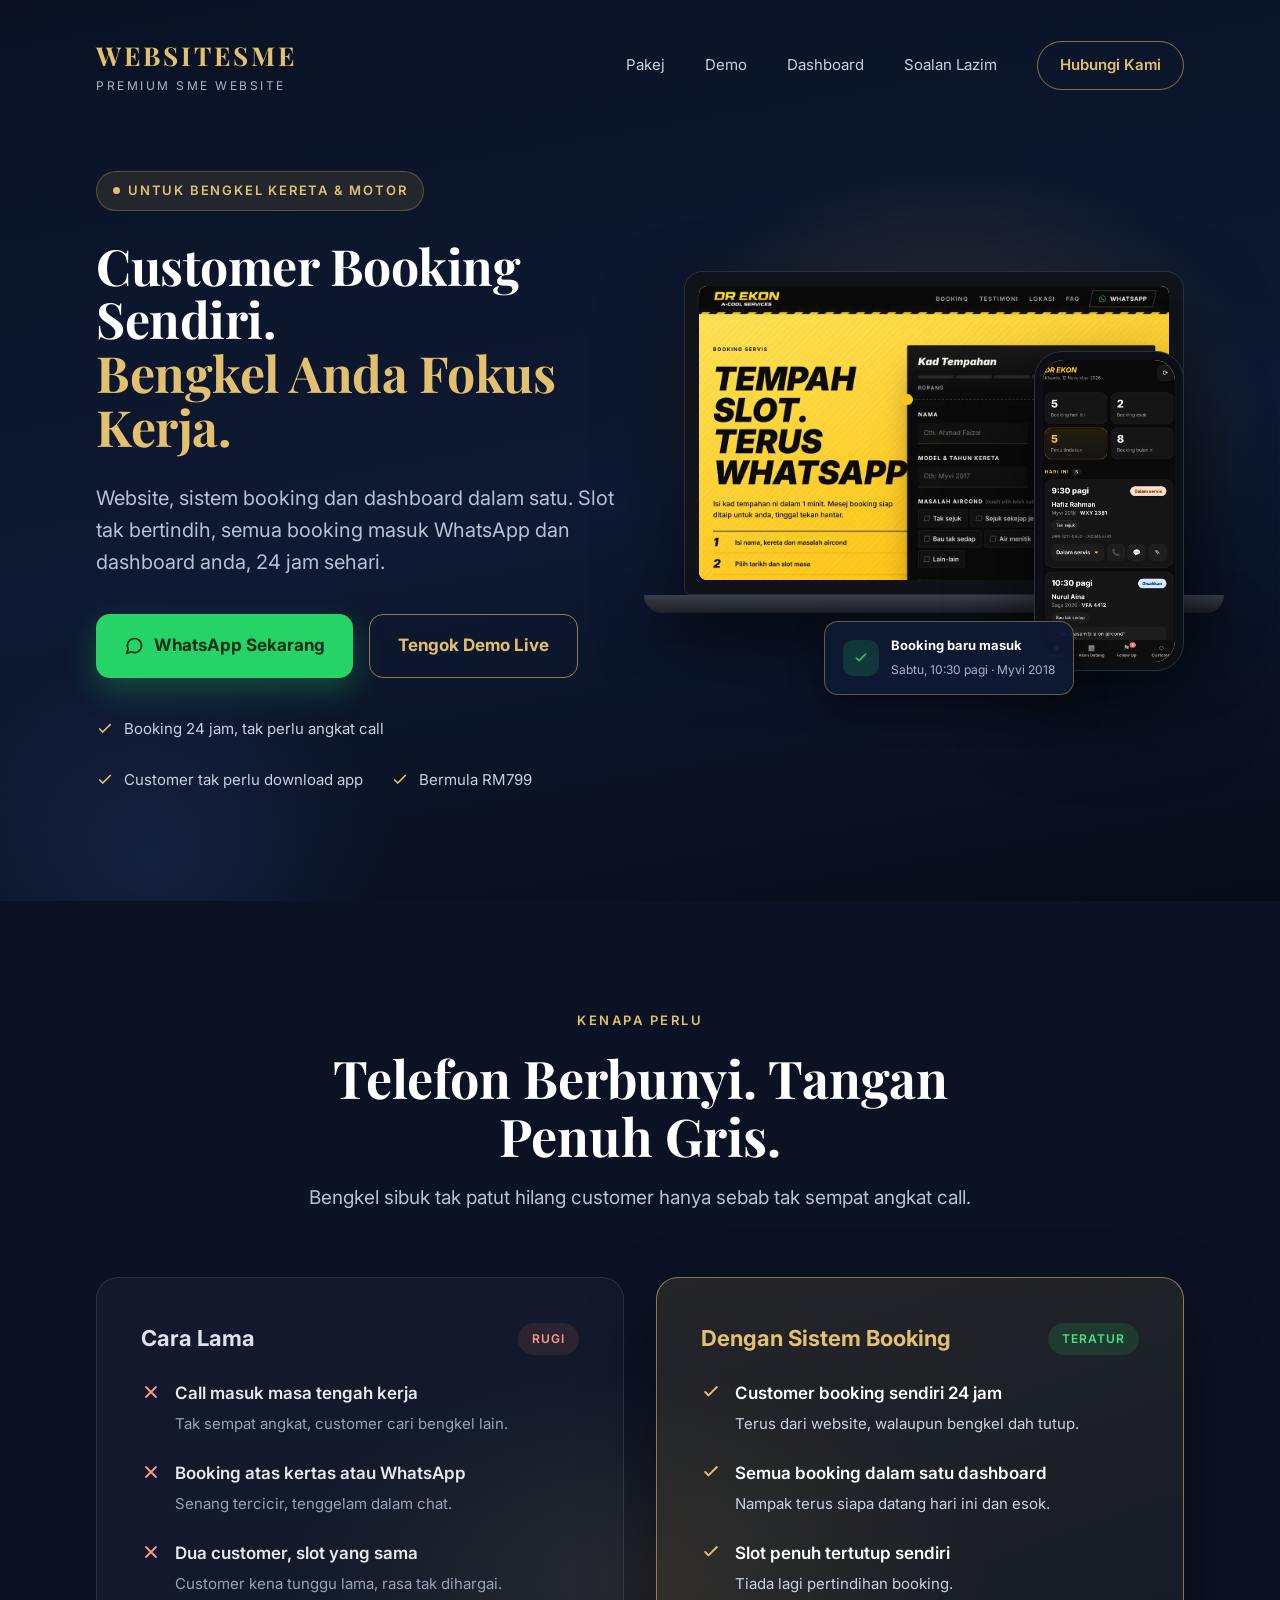
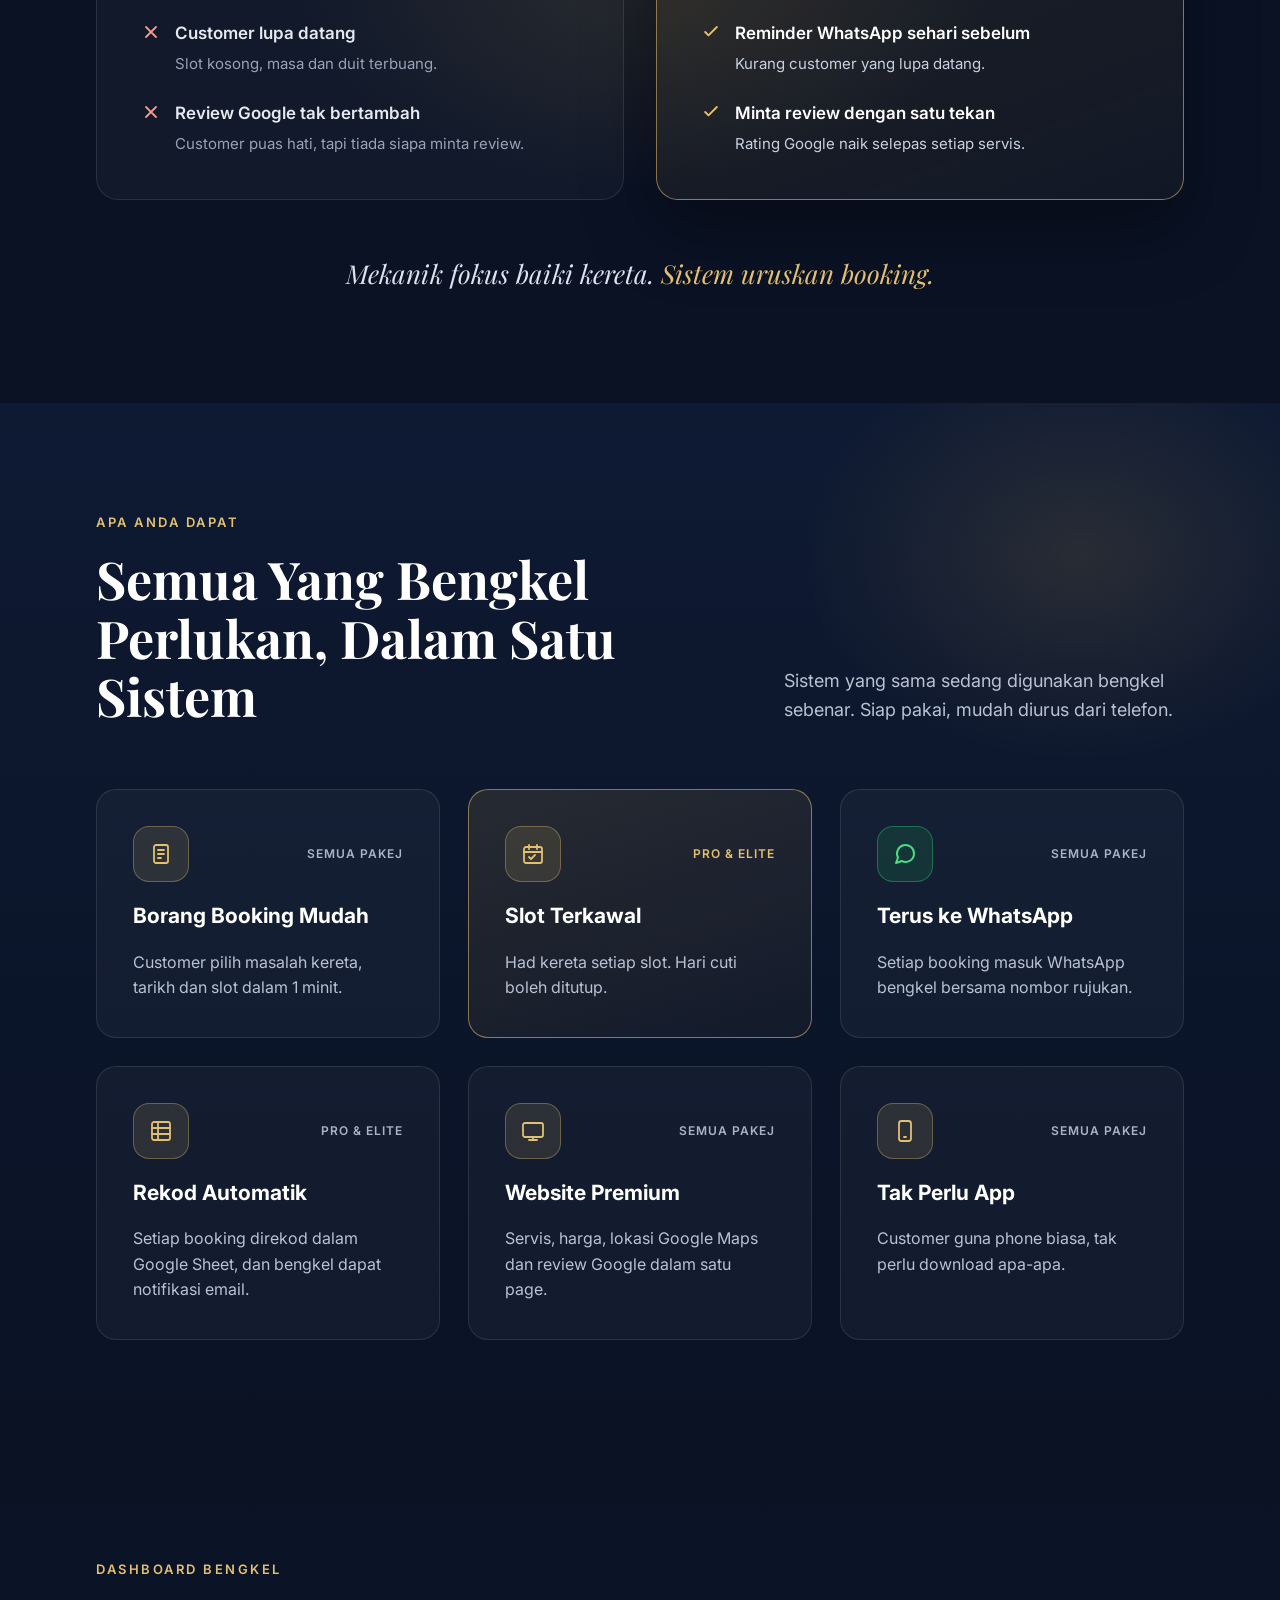
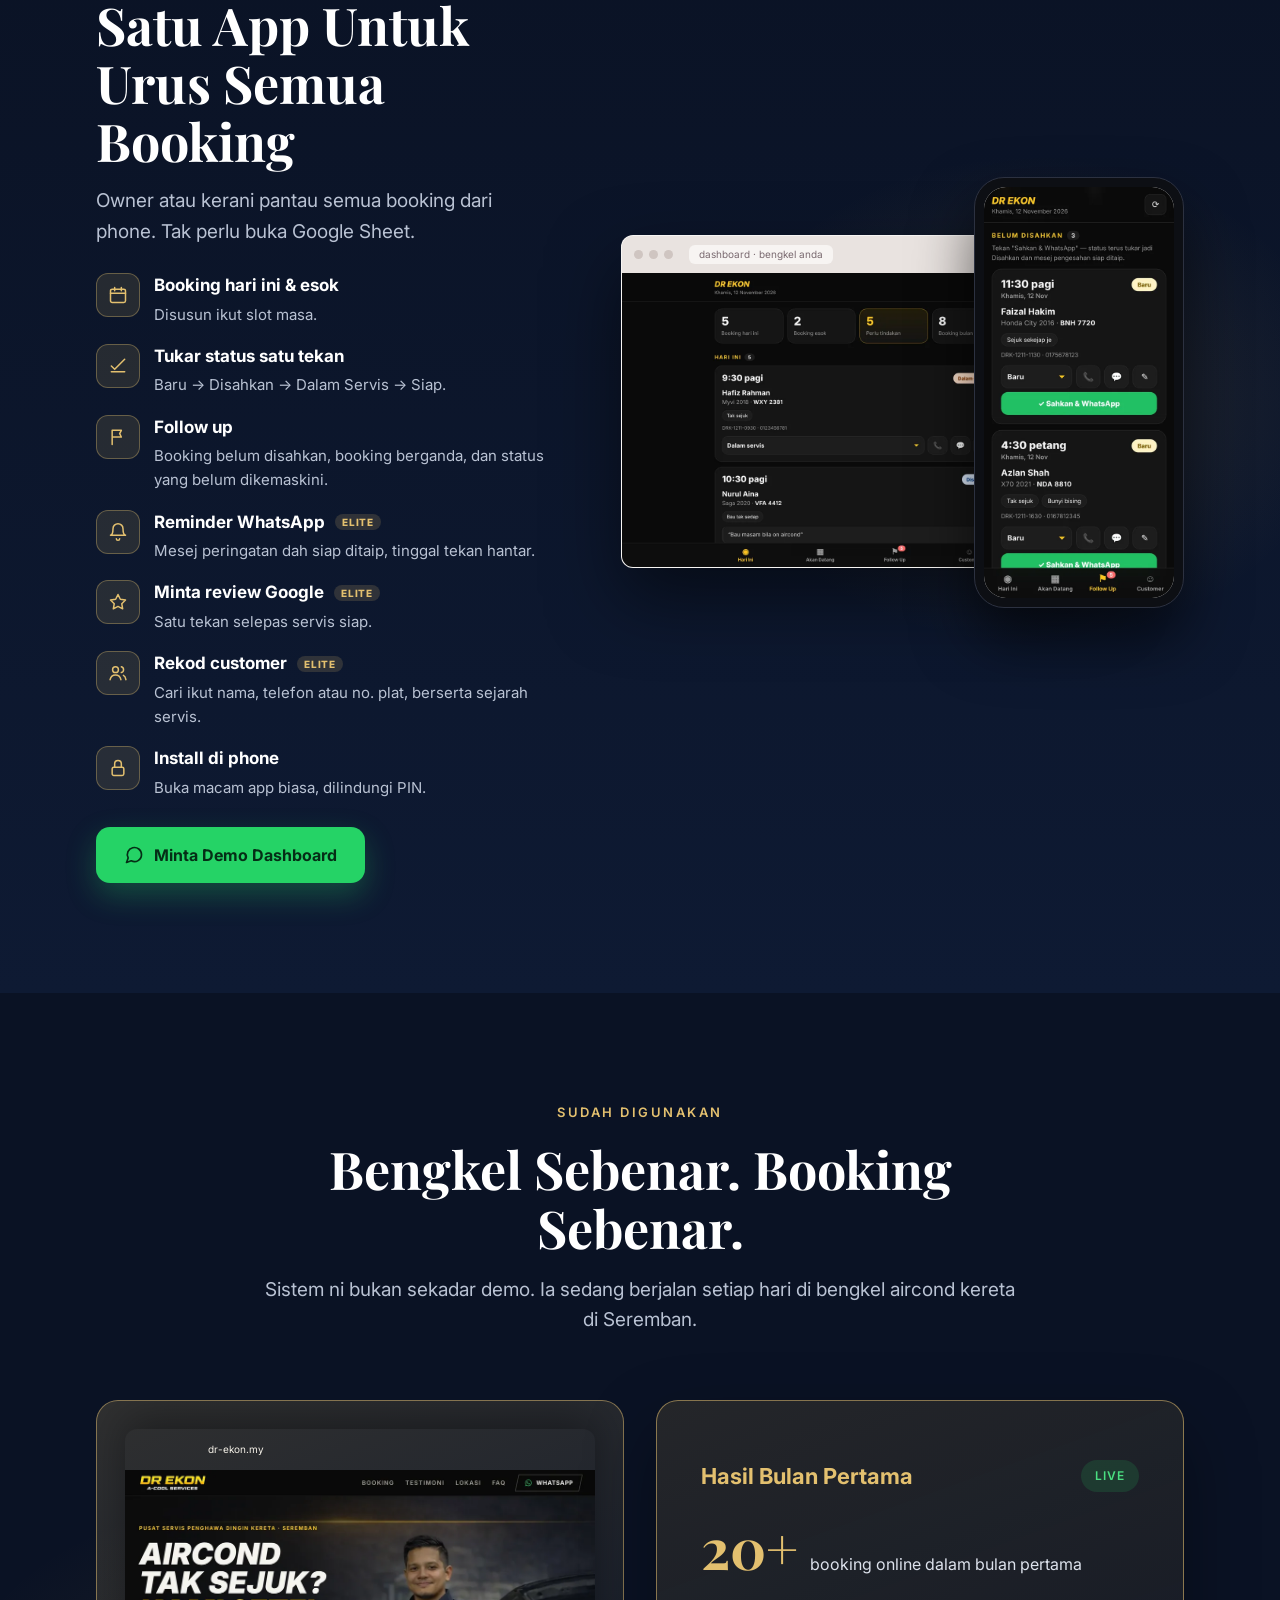
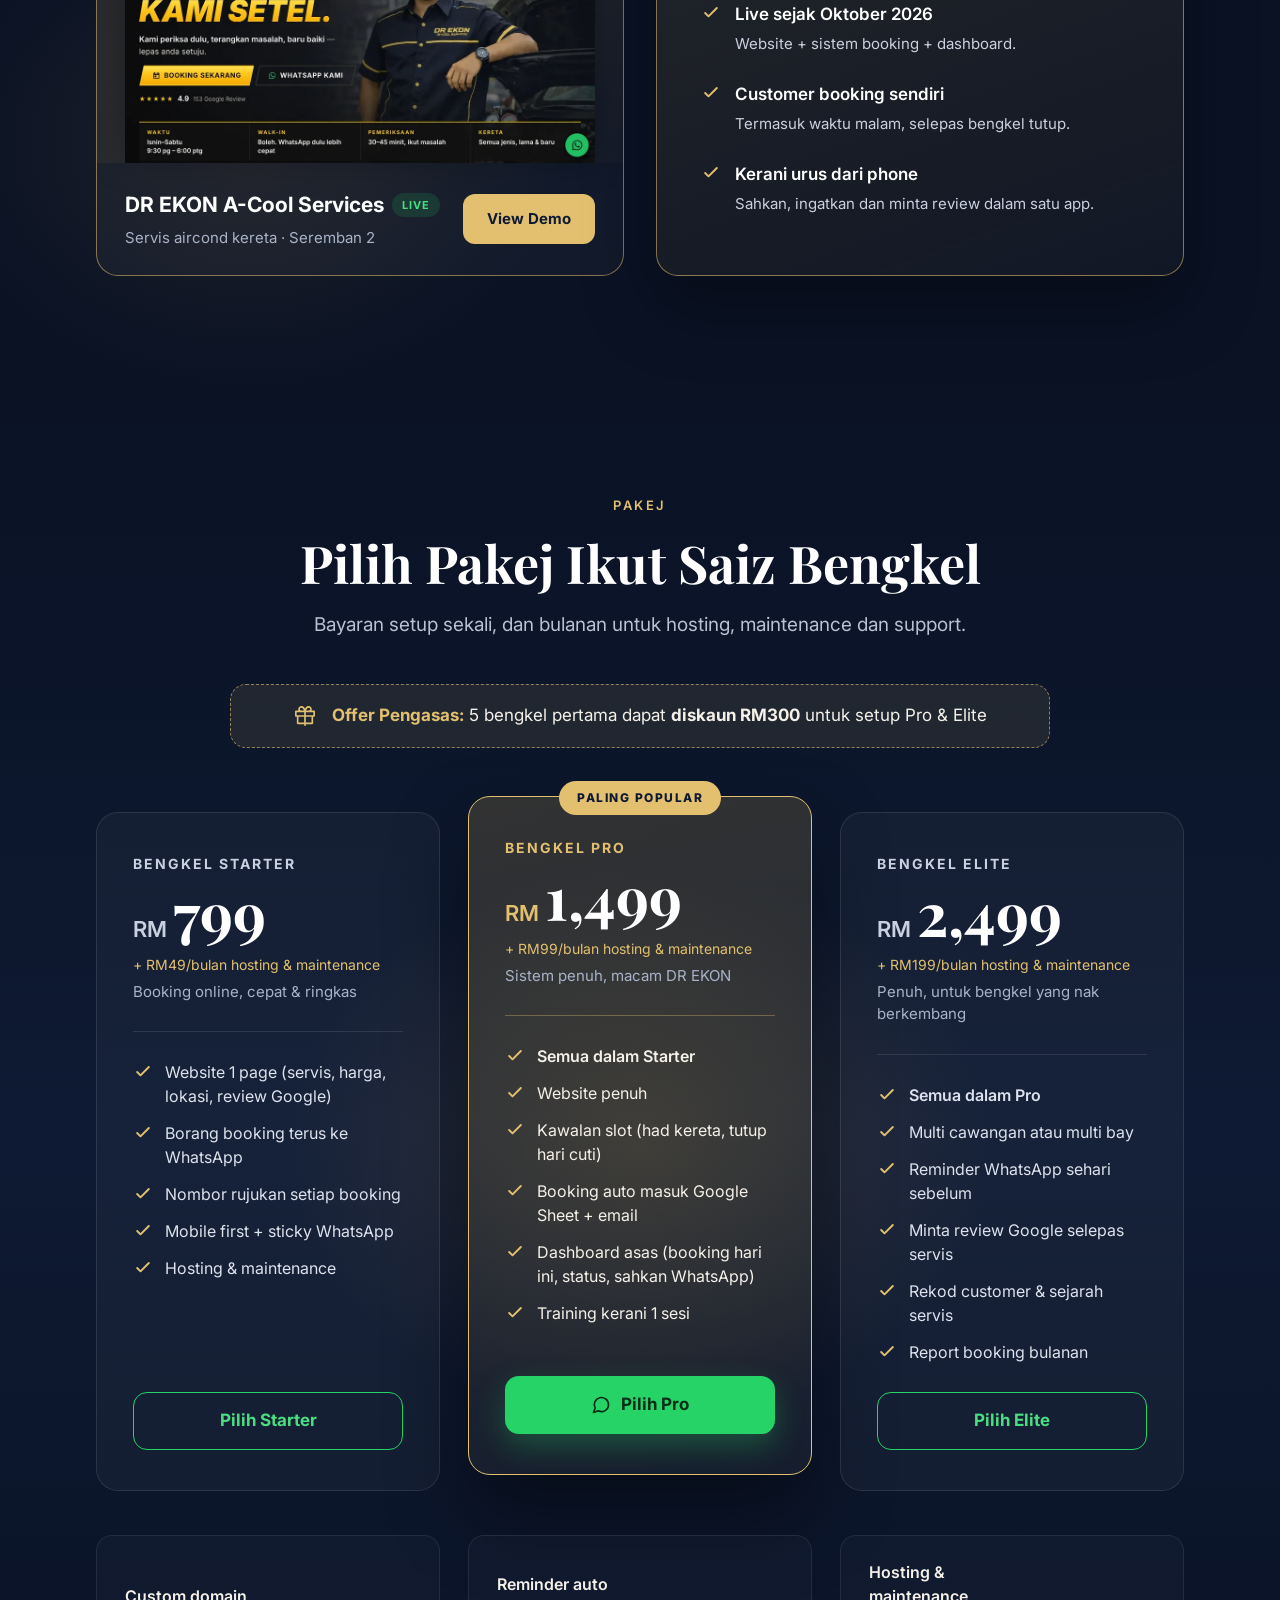
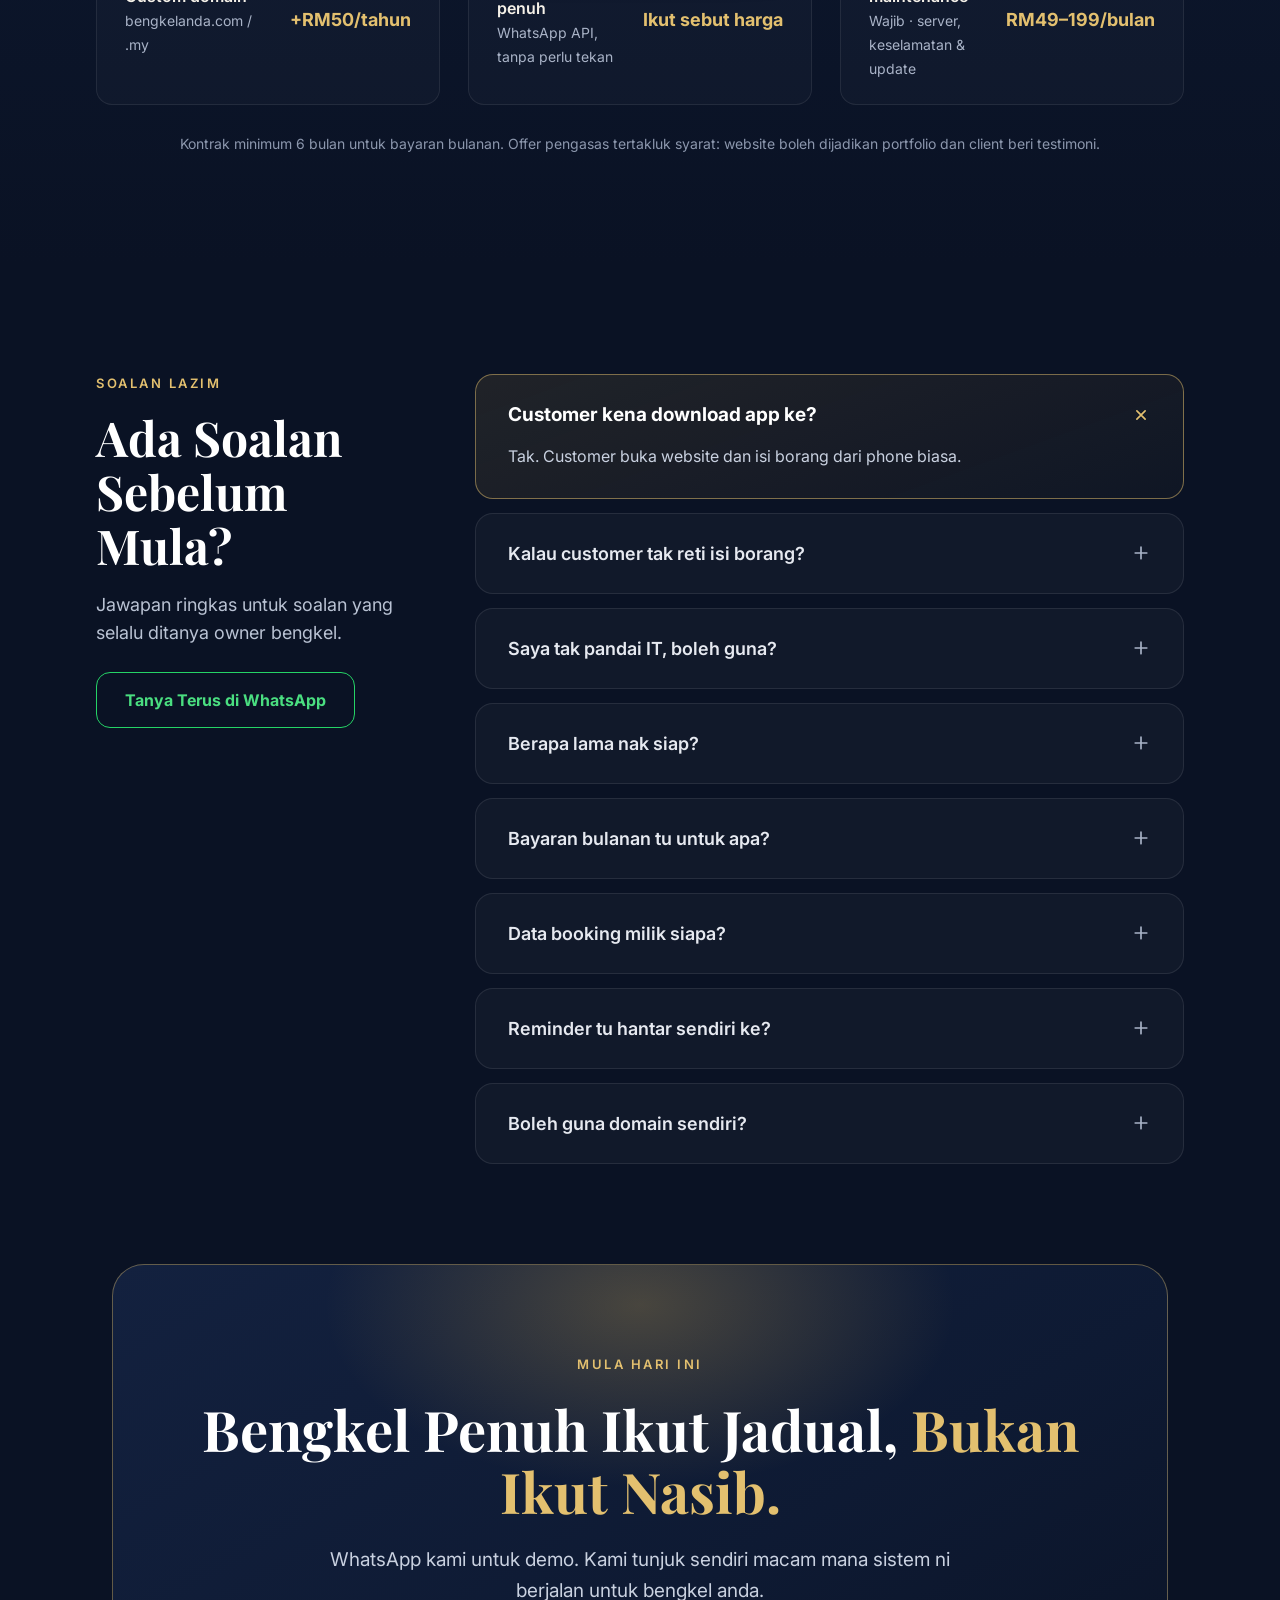
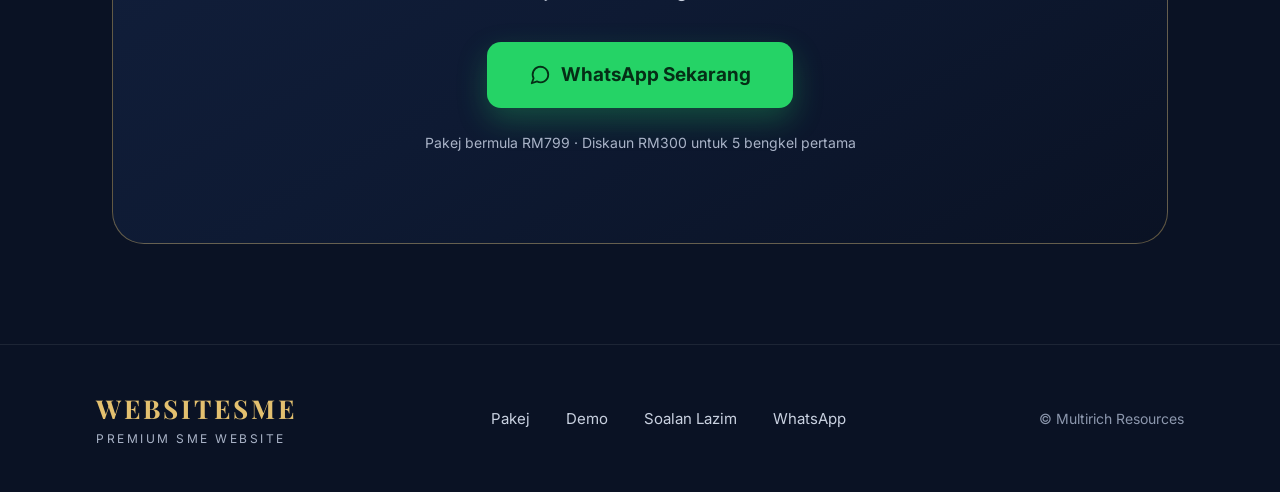
<file: bengkel/index.html>
<!DOCTYPE html>
<html lang="ms">
<head>
<meta charset="UTF-8">
<meta name="viewport" content="width=device-width, initial-scale=1.0">
<title>Sistem Booking Bengkel | WEBSITESME</title>
<meta name="description" content="Website + sistem booking + dashboard untuk bengkel kereta & motor. Customer booking sendiri 24 jam, slot tak bertindih, reminder & review WhatsApp. Bermula RM799.">
<meta name="theme-color" content="#0A1224">
<meta property="og:type" content="website">
<meta property="og:url" content="https://websitesme.my/bengkel/">
<meta property="og:title" content="Customer Booking Sendiri. Bengkel Anda Fokus Kerja. | WEBSITESME">
<meta property="og:description" content="Sistem booking online untuk bengkel: website, slot booking, dashboard, reminder & review WhatsApp. Bermula RM799.">
<link rel="preconnect" href="https://fonts.googleapis.com">
<link rel="preconnect" href="https://fonts.gstatic.com" crossorigin>
<link href="https://fonts.googleapis.com/css2?family=Playfair+Display:ital,wght@0,600;0,700;1,600&family=Inter:wght@400;500;600;700;800&display=swap" rel="stylesheet">
<style>
:root{
  --bg:#0A1224;
  --bg2:#0E1A33;
  --bg3:#070C18;
  --gold:#E3C06F;
  --gold-d:#C9A24B;
  --text:#F5F1E8;
  --muted:#B9C2D3;
  --muted2:#A9B3C7;
  --line:rgba(255,255,255,.10);
  --green:#25D366;
  --green-ink:#052E16;
  --serif:'Playfair Display',Georgia,serif;
  --sans:Inter,system-ui,-apple-system,sans-serif;
}
*{margin:0;padding:0;box-sizing:border-box}
html{scroll-behavior:smooth}
body{background:var(--bg);color:var(--text);font-family:var(--sans);line-height:1.5;-webkit-font-smoothing:antialiased;padding-bottom:96px}
a{color:inherit}
img,svg{display:block}
.wrap{max-width:1248px;margin:0 auto;padding:0 20px}
.eyebrow{font-size:11px;font-weight:600;letter-spacing:2px;text-transform:uppercase;color:var(--gold)}
h1,h2{font-family:var(--serif);font-weight:700;color:#fff;line-height:1.12}
h2{font-size:34px}
.lead{font-size:16px;line-height:1.6;color:var(--muted)}
.gold{color:var(--gold)}
.section{position:relative;padding:72px 0;overflow:hidden}
.sec-head{display:flex;flex-direction:column;gap:14px;max-width:760px}
.sec-head.center{margin:0 auto;text-align:center;align-items:center}
.glow{position:absolute;pointer-events:none;border-radius:50%}

/* buttons */
.btn{display:inline-flex;align-items:center;justify-content:center;gap:10px;min-height:56px;padding:0 28px;white-space:nowrap;border-radius:14px;font-weight:700;font-size:16px;text-decoration:none;transition:transform .15s,box-shadow .15s,background .15s}
.btn:hover{transform:translateY(-1px)}
.btn-wa{background:var(--green);color:var(--green-ink);box-shadow:0 12px 30px rgba(37,211,102,.28)}
.btn-wa:hover{box-shadow:0 16px 38px rgba(37,211,102,.38)}
.btn-ghost{border:1px solid rgba(255,255,255,.22);color:var(--text)}
.btn-ghost:hover{border-color:rgba(255,255,255,.45)}
.btn-wa-outline{border:1.5px solid var(--green);color:#4ADE80}
.btn-wa-outline:hover{background:rgba(37,211,102,.08)}
.btn-gold{background:var(--gold);color:var(--bg2)}
.btn-gold-outline{border:1px solid rgba(227,192,111,.6);color:var(--gold)}
.btn-gold-outline:hover{background:rgba(227,192,111,.08)}
.btn-block{display:flex;width:100%}

/* header */
.header{position:relative;z-index:20}
.header .wrap{display:flex;align-items:center;justify-content:space-between;padding-top:22px;padding-bottom:22px}
.brand{display:flex;flex-direction:column;gap:2px;text-decoration:none}
.brand b{font-family:var(--serif);font-size:20px;letter-spacing:2.5px;color:var(--gold)}
.brand span{font-size:10px;letter-spacing:2px;text-transform:uppercase;color:var(--muted2)}
.nav{display:none;align-items:center;gap:40px;font-size:15px}
.nav a{color:#C9D1E0;text-decoration:none}
.nav a:hover{color:#fff}
.nav .nav-cta{padding:12px 22px;border-radius:999px;border:1px solid rgba(227,192,111,.55);color:var(--gold);font-weight:600}
.menu-btn{width:46px;height:46px;border-radius:12px;border:1px solid rgba(255,255,255,.18);background:transparent;display:flex;align-items:center;justify-content:center;cursor:pointer}
.mobile-menu{display:none;position:absolute;left:20px;right:20px;top:84px;padding:12px;border-radius:16px;background:#111D38;border:1px solid var(--line);box-shadow:0 20px 40px rgba(0,0,0,.5)}
.mobile-menu.open{display:flex;flex-direction:column}
.mobile-menu a{padding:16px 14px;font-size:16px;text-decoration:none;color:#E6E9F0;border-radius:10px}
.mobile-menu a:hover{background:rgba(255,255,255,.05)}

/* hero */
.hero{position:relative;overflow:hidden;background:linear-gradient(170deg,#0A1224 0%,#0E1A33 55%,#070C18 100%)}
.hero .glow-a{left:-80px;top:520px;width:560px;height:520px;background:radial-gradient(closest-side,rgba(201,162,75,.24),rgba(201,162,75,0) 70%)}
.hero .glow-b{display:none}
.hero-grid{position:relative;display:grid;gap:40px;padding-top:24px;padding-bottom:56px}
.hero-copy{display:flex;flex-direction:column;gap:22px}
.badge{display:inline-flex;align-self:flex-start;align-items:center;gap:8px;padding:8px 14px;border-radius:999px;background:rgba(201,162,75,.12);border:1px solid rgba(201,162,75,.35);font-size:11px;font-weight:600;letter-spacing:1.5px;text-transform:uppercase;color:var(--gold)}
.badge i{width:6px;height:6px;border-radius:50%;background:var(--gold)}
.hero h1{font-size:42px;line-height:1.1}
.hero p{font-size:17px;line-height:1.6;color:var(--muted);max-width:540px}
.hero-ctas{display:flex;flex-direction:column;gap:12px;padding-top:6px}
.checks{display:flex;flex-direction:column;gap:14px;font-size:16px;color:#C9D1E0}
.checks div{display:flex;align-items:center;gap:10px}

/* mockup */
.mock{position:relative;height:470px}
.laptop{position:absolute;left:0;top:20px;width:300px}
.laptop-screen{background:#11131A;border-radius:12px 12px 4px 4px;padding:8px;border:1px solid #2A2F3D;box-shadow:0 24px 50px rgba(0,0,0,.55)}
.screen{border-radius:5px;overflow:hidden;background:#FBF8F2;color:#1B1F2A;display:flex;flex-direction:column;aspect-ratio:1200/750}
.scr-top{display:flex;align-items:center;justify-content:space-between;padding:8px 10px;background:#fff;border-bottom:1px solid #EEE7DA}
.scr-top b{font-family:var(--serif);font-size:10px;color:var(--bg2)}
.scr-top .cart{padding:2px 7px;border-radius:999px;background:var(--bg2);color:var(--text);font-size:7px}
.scr-top .links{display:none}
.scr-banner{margin:7px 8px 0;height:38px;border-radius:6px;background:linear-gradient(120deg,#0E1A33,#1C2A4D);color:var(--text);display:flex;align-items:center;justify-content:space-between;padding:0 12px}
.scr-banner .t{display:none}
.scr-banner .shop{display:none}
.scr-grid{display:grid;grid-template-columns:repeat(4,1fr);gap:6px;padding:8px}
.scr-grid .p{display:flex;flex-direction:column;gap:4px}
.scr-grid .img{height:60px;border-radius:5px}
.scr-grid .n,.scr-grid .pr{display:none}
.laptop-base{height:10px;margin:0 -20px;background:linear-gradient(180deg,#3A3F4C,#1B1E26);border-radius:0 0 14px 14px}
.phone{position:absolute;right:0;top:70px;width:180px;height:370px;border-radius:30px;background:#0D0F14;border:1px solid #2C3140;padding:9px;box-shadow:0 30px 60px rgba(0,0,0,.6)}
.phone-screen{width:100%;height:100%;border-radius:22px;overflow:hidden;background:#FBF8F2;color:#1B1F2A;display:flex;flex-direction:column}
.notch{display:flex;justify-content:center;padding-top:7px}
.notch i{width:54px;height:14px;border-radius:999px;background:#0D0F14}
.ph-img{height:140px;margin:9px 10px 0;border-radius:12px;background:#E9DCC4}
.ph-info{display:flex;flex-direction:column;gap:5px;padding:12px 12px 0}
.ph-info small{font-size:8px;letter-spacing:1px;color:#8A6A22}
.ph-info b{font-family:var(--serif);font-size:13px;color:var(--bg2)}
.ph-info span{font-size:12px;font-weight:700;color:var(--bg2)}
.ph-sizes{display:none}
.ph-buy{margin:auto 10px 12px;padding:10px 0;border-radius:9px;background:var(--bg2);color:var(--text);text-align:center;font-size:10px;font-weight:700}
.toast{position:absolute;left:0;top:300px;display:flex;align-items:center;gap:10px;padding:12px 14px;border-radius:12px;background:rgba(14,26,51,.94);border:1px solid rgba(227,192,111,.4);box-shadow:0 16px 32px rgba(0,0,0,.45)}
.toast .ic{width:30px;height:30px;border-radius:8px;background:rgba(37,211,102,.16);display:flex;align-items:center;justify-content:center}
.toast b{display:block;font-size:12px;color:#fff}
.toast span{font-size:11px;color:var(--muted2)}
.toast .long{display:none}

.screen .shot,.phone-screen .shot{width:100%;height:100%;object-fit:cover;object-position:top center;display:block}
.phone-screen{position:relative}
.b-shot{display:block;width:100%;height:auto;aspect-ratio:16/10;object-fit:cover;object-position:top center}
.mock::after{content:"";position:absolute;inset:auto 10% -20px;height:60px;background:radial-gradient(closest-side,rgba(0,0,0,.45),transparent);z-index:-1}

/* dashboard */
.dash{background:linear-gradient(180deg,#0A1224 0%,#0E1A33 100%)}
.dash .glow{right:-200px;top:200px;width:900px;height:700px;background:radial-gradient(closest-side,rgba(201,162,75,.14),rgba(201,162,75,0) 70%)}
.dash-grid{position:relative;display:grid;gap:44px}
.dash-copy{display:flex;flex-direction:column;gap:16px}
.dash-list{list-style:none;display:flex;flex-direction:column;gap:18px;margin-top:10px}
.dash-list li{display:flex;gap:14px;align-items:flex-start}
.di{flex:none;width:44px;height:44px;border-radius:12px;background:rgba(227,192,111,.12);border:1px solid rgba(227,192,111,.35);display:flex;align-items:center;justify-content:center}
.dash-list b{display:block;font-size:16px;font-weight:700;color:#fff;margin-bottom:3px}
.dash-list b em{font-style:normal;font-size:10px;font-weight:800;letter-spacing:.8px;padding:2px 7px;border-radius:999px;background:rgba(227,192,111,.16);color:var(--gold);margin-left:6px;vertical-align:middle}
.dash-list span{font-size:14.5px;line-height:1.55;color:var(--muted)}
.dash-ctas{display:flex;flex-direction:column;gap:12px;margin-top:12px}
.dash-mock{position:relative;padding-top:72px;padding-bottom:40px}
.dash-browser{border-radius:12px;overflow:hidden;border:1px solid rgba(255,255,255,.14);box-shadow:0 30px 70px rgba(0,0,0,.5);background:#F6F3F1;margin-right:70px}
.db-bar{display:flex;align-items:center;gap:6px;padding:9px 12px;background:#E9E3E0}
.db-bar i{width:9px;height:9px;border-radius:50%;background:#CFC5C1}
.db-bar span{margin-left:10px;padding:2px 10px;border-radius:6px;background:#F7F4F2;font-size:10px;color:#7A6A70}
.dash-browser img{display:block;width:100%;height:auto;aspect-ratio:1200/750}
.dash-phone{position:absolute;right:0;bottom:0;width:132px;aspect-ratio:500/1082;box-sizing:content-box;padding:7px;border-radius:24px;background:#0D0F14;border:1px solid #2C3140;box-shadow:0 30px 60px rgba(0,0,0,.6)}
.dash-phone-in{width:100%;height:100%;border-radius:18px;overflow:hidden;background:#fff}
.dash-phone-in img{display:block;width:100%;height:100%;object-fit:cover;object-position:top}

/* value */
.value{background:var(--bg)}
.value .glow{left:50%;top:380px;width:1000px;height:600px;margin-left:-500px;background:radial-gradient(closest-side,rgba(201,162,75,.12),rgba(201,162,75,0) 70%)}
.compare{position:relative;display:grid;gap:20px;margin-top:40px}
.cmp{display:flex;flex-direction:column;gap:20px;padding:26px 22px;border-radius:20px;background:rgba(255,255,255,.03);border:1px solid var(--line)}
.cmp.good{background:linear-gradient(160deg,rgba(201,162,75,.14),rgba(201,162,75,.04));border-color:rgba(227,192,111,.55);box-shadow:0 30px 70px rgba(0,0,0,.35)}
.cmp-head{display:flex;align-items:center;justify-content:space-between;gap:12px}
.cmp-head h3{font-size:18px;font-weight:700;color:#DDE2EC}
.cmp.good .cmp-head h3{color:var(--gold)}
.tag{padding:6px 12px;border-radius:999px;font-size:11px;font-weight:600;letter-spacing:1px}
.tag.risk{background:rgba(239,108,92,.12);color:#F29A8E}
.tag.safe{background:rgba(37,211,102,.14);color:#4ADE80}
.pt{display:flex;gap:12px;align-items:flex-start}
.pt svg{flex:none;margin-top:1px}
.pt b{display:block;font-size:16px;font-weight:600;color:#E6E9F0;margin-bottom:3px}
.cmp.good .pt b{color:#fff}
.pt span{font-size:14px;line-height:1.5;color:#98A2B6}
.cmp.good .pt span{color:#C9D1E0}
.quote{position:relative;margin-top:40px;font-family:var(--serif);font-style:italic;font-size:22px;line-height:1.4;text-align:center;color:#DDE2EC}

/* features */
.features{background:linear-gradient(180deg,#0E1A33 0%,#0A1224 100%)}
.features .glow{right:-200px;top:-150px;width:800px;height:600px;background:radial-gradient(closest-side,rgba(201,162,75,.14),rgba(201,162,75,0) 70%)}
.feat-head{position:relative;display:flex;flex-direction:column;gap:14px}
.feat-grid{position:relative;display:grid;gap:16px;margin-top:40px}
.feat{display:flex;flex-direction:column;gap:14px;padding:24px 22px;border-radius:18px;background:rgba(255,255,255,.035);border:1px solid var(--line)}
.feat.hl{background:linear-gradient(160deg,rgba(201,162,75,.14),rgba(201,162,75,.04));border-color:rgba(227,192,111,.55)}
.feat-top{display:flex;align-items:center;justify-content:space-between}
.ficon{width:50px;height:50px;border-radius:14px;background:rgba(227,192,111,.12);border:1px solid rgba(227,192,111,.35);display:flex;align-items:center;justify-content:center}
.ficon.wa{background:rgba(37,211,102,.12);border-color:rgba(37,211,102,.4)}
.feat-top small{font-size:11px;font-weight:600;letter-spacing:1px;color:var(--muted2)}
.feat.hl .feat-top small{color:var(--gold)}
.feat h3{font-size:19px;font-weight:700;color:#fff}
.feat p{font-size:15px;line-height:1.6;color:var(--muted)}

/* portfolio */
.portfolio{background:var(--bg)}
.portfolio .glow{left:-200px;top:400px;width:900px;height:700px;background:radial-gradient(closest-side,rgba(201,162,75,.10),rgba(201,162,75,0) 70%)}
.port-grid{position:relative;display:grid;gap:24px;margin-top:40px}
.card{display:flex;flex-direction:column;border-radius:20px;overflow:hidden;background:rgba(255,255,255,.035);border:1px solid var(--line)}
.card.live{border-color:rgba(227,192,111,.55)}
.card-prev{padding:20px 20px 0;background:rgba(255,255,255,.02)}
.card.live .card-prev{background:linear-gradient(160deg,rgba(201,162,75,.16),rgba(201,162,75,.02))}
.card-prev{flex:1;display:flex;flex-direction:column}
.browser{flex:1;border-radius:10px 10px 0 0;overflow:hidden;box-shadow:0 -10px 40px rgba(0,0,0,.35)}
.b-bar{display:none;align-items:center;gap:6px;padding:10px 14px}
.b-bar i{width:9px;height:9px;border-radius:50%}
.b-bar span{margin-left:12px;padding:3px 12px;border-radius:6px;font-size:10px}
.b-nav{display:flex;align-items:center;justify-content:space-between;padding:10px 14px}
.b-nav b{font-family:var(--serif);font-size:12px;font-weight:700}
.b-nav span{font-size:9px}
.b-hero{display:flex;flex-direction:column;gap:4px;padding:18px 14px}
.b-hero small{font-size:8px;letter-spacing:1.2px}
.b-hero b{font-family:var(--serif);font-size:17px}
.b-prods{display:grid;grid-template-columns:repeat(2,1fr);gap:8px;padding:12px 14px 14px}
.b-prods i{height:80px;border-radius:8px}
.b-prods i:nth-child(3){display:none}
.card-info{display:flex;flex-direction:column;gap:14px;padding:20px}
.card-title{display:flex;align-items:center;gap:8px;flex-wrap:wrap}
.card-title h3{font-size:19px;font-weight:700;color:#fff}
.pill{padding:3px 9px;border-radius:999px;font-size:10px;font-weight:700;letter-spacing:1px}
.pill.live{background:rgba(37,211,102,.14);color:#4ADE80}
.pill.demo{background:rgba(255,255,255,.08);color:#C9D1E0}
.card-cat{font-size:14px;color:var(--muted2);margin-top:5px}
/* store themes */
.t-heetam .browser{background:#F4EDE3}.t-heetam .b-bar{background:#E7DED2}.t-heetam .b-bar i{background:#CBBFB0}.t-heetam .b-bar span{background:#F7F2EB;color:#6B5A4A}
.t-heetam .b-nav{background:#2B1A12}.t-heetam .b-nav b{color:#E9D6B8;letter-spacing:1.5px}.t-heetam .b-nav span{color:#C8B49A}
.t-heetam .b-hero{background:#3B2418}.t-heetam .b-hero small{color:#D8B47A}.t-heetam .b-hero b{color:#F4EDE3}
.t-heetam .b-prods i:nth-child(1){background:#C8A27C}.t-heetam .b-prods i:nth-child(2){background:#8B5E3C}.t-heetam .b-prods i:nth-child(3){background:#D9C2A5}
.t-hijab .browser{background:#FAF5F2}.t-hijab .b-bar{background:#EDE5E1}.t-hijab .b-bar i{background:#D3C7C2}.t-hijab .b-bar span{background:#FBF8F6;color:#7A6268}
.t-hijab .b-nav{background:#fff;border-bottom:1px solid #EFE4E1}.t-hijab .b-nav b{color:#7A4E5A}.t-hijab .b-nav span{color:#9A8287}
.t-hijab .b-hero{background:#E8D3D0}.t-hijab .b-hero small{color:#7A4E5A}.t-hijab .b-hero b{color:#4A2D35}
.t-hijab .b-prods i:nth-child(1){background:#D9B8B4}.t-hijab .b-prods i:nth-child(2){background:#B98D93}.t-hijab .b-prods i:nth-child(3){background:#EAD9CF}
.t-skin .browser{background:#F4F7F6}.t-skin .b-bar{background:#E3EAE8}.t-skin .b-bar i{background:#C4D0CD}.t-skin .b-bar span{background:#F8FBFA;color:#4F6460}
.t-skin .b-nav{background:#fff;border-bottom:1px solid #E3EAE8}.t-skin .b-nav b{color:#2F6F62}.t-skin .b-nav span{color:#6A7F7B}
.t-skin .b-hero{background:#D6E6E1}.t-skin .b-hero small{color:#2F6F62}.t-skin .b-hero b{color:#1E4A41}
.t-skin .b-prods i:nth-child(1){background:#BFD6CF}.t-skin .b-prods i:nth-child(2){background:#9CC2B7}.t-skin .b-prods i:nth-child(3){background:#E8EFEC}
.t-kerepek .browser{background:#FFF8EC}.t-kerepek .b-bar{background:#F2E8D8}.t-kerepek .b-bar i{background:#DCCDB6}.t-kerepek .b-bar span{background:#FFFBF4;color:#7A5A3A}
.t-kerepek .b-nav{background:#fff;border-bottom:1px solid #F2E8D8}.t-kerepek .b-nav b{color:#B4541C}.t-kerepek .b-nav span{color:#8A6E52}
.t-kerepek .b-hero{background:#F6D9B4}.t-kerepek .b-hero small{color:#B4541C}.t-kerepek .b-hero b{color:#5A2A0E}
.t-kerepek .b-prods i:nth-child(1){background:#E9B27A}.t-kerepek .b-prods i:nth-child(2){background:#D98C4A}.t-kerepek .b-prods i:nth-child(3){background:#F3CF9C}

/* pricing */
.pricing{background:linear-gradient(180deg,#0A1224 0%,#0E1A33 50%,#0A1224 100%)}
.pricing .glow{left:50%;top:360px;width:1000px;height:800px;margin-left:-500px;background:radial-gradient(closest-side,rgba(201,162,75,.16),rgba(201,162,75,0) 70%)}
.promo{position:relative;display:flex;gap:12px;align-items:flex-start;margin:28px auto 0;max-width:820px;padding:16px 18px;border-radius:14px;background:rgba(227,192,111,.10);border:1px dashed rgba(227,192,111,.6);font-size:15px;line-height:1.5}
.promo svg{flex:none}
.promo strong{color:var(--gold)}
.plans{position:relative;display:grid;gap:32px;margin-top:44px}
.plan{position:relative;display:flex;flex-direction:column;gap:22px;padding:30px 24px 28px;border-radius:20px;background:rgba(255,255,255,.035);border:1px solid var(--line)}
.plan.pop{background:linear-gradient(170deg,rgba(201,162,75,.20),rgba(201,162,75,.05));border:1.5px solid var(--gold);box-shadow:0 30px 60px rgba(0,0,0,.45);order:-1;padding-top:34px}
.ribbon{position:absolute;top:-14px;left:24px;padding:7px 14px;border-radius:999px;background:var(--gold);color:var(--bg2);font-size:11px;font-weight:800;letter-spacing:1.5px}
.plan-name{font-size:13px;font-weight:700;letter-spacing:2px;color:#C9D1E0}
.plan.pop .plan-name{color:var(--gold)}
.price{display:flex;align-items:baseline;gap:6px;margin-top:8px}
.price small{font-size:20px;font-weight:600;color:#C9D1E0}
.plan.pop .price small{color:var(--gold)}
.price b{font-family:var(--serif);font-size:52px;font-weight:700;color:#fff;line-height:1}
.plan-host{margin-top:8px;font-size:14px;color:var(--gold)}
.plan-desc{margin-top:6px;font-size:15px;color:var(--muted2)}
.plan hr{border:0;height:1px;background:var(--line)}
.plan.pop hr{background:rgba(227,192,111,.35)}
.plan ul{list-style:none;display:flex;flex-direction:column;gap:13px;font-size:16px;color:#DDE2EC}
.plan.pop ul{color:var(--text)}
.plan li{display:flex;gap:12px}
.plan li svg{flex:none;margin-top:2px}
.plan li.all{font-weight:600}
.plan .btn{margin-top:auto}
.addons{position:relative;display:grid;gap:12px;margin-top:40px}
.addons h4{font-size:13px;font-weight:700;letter-spacing:2px;color:#C9D1E0}
.addon{display:flex;align-items:center;justify-content:space-between;gap:12px;padding:18px 20px;border-radius:14px;background:rgba(255,255,255,.025);border:1px solid rgba(255,255,255,.08)}
.addon b{display:block;font-size:15px;font-weight:600}
.addon span{font-size:13px;color:var(--muted2)}
.addon strong{flex:none;font-size:16px;color:var(--gold);text-align:right}
.fine{position:relative;margin-top:24px;font-size:13px;line-height:1.5;color:#8C97AD}

/* faq */
.faq{background:var(--bg)}
.faq-grid{display:grid;gap:28px}
.faq-intro{display:flex;flex-direction:column;gap:14px}
.faq-intro .btn{align-self:flex-start;margin-top:6px}
.faq-list{display:flex;flex-direction:column;gap:12px}
details{border-radius:16px;background:rgba(255,255,255,.03);border:1px solid rgba(255,255,255,.09);transition:background .2s,border-color .2s}
details[open]{background:linear-gradient(160deg,rgba(201,162,75,.12),rgba(201,162,75,.03));border-color:rgba(227,192,111,.5)}
summary{list-style:none;display:flex;align-items:center;justify-content:space-between;gap:14px;padding:22px 20px;cursor:pointer;font-size:16px;font-weight:600;color:#E6E9F0}
summary::-webkit-details-marker{display:none}
details[open] summary{color:#fff;font-weight:700;padding-bottom:10px}
summary .plus{flex:none;transition:transform .2s}
details[open] summary .plus{transform:rotate(45deg)}
details[open] summary .plus path{stroke:var(--gold)}
details p{padding:0 20px 22px;font-size:15px;line-height:1.65;color:#C9D1E0}

/* final cta */
.final{position:relative;margin:0 20px;padding:52px 24px;border-radius:26px;overflow:hidden;background:linear-gradient(150deg,#13213F 0%,#0E1A33 55%,#0A1224 100%);border:1px solid rgba(227,192,111,.4);display:flex;flex-direction:column;align-items:center;gap:18px;text-align:center}
.final .glow{left:50%;top:-160px;width:500px;height:360px;margin-left:-250px;background:radial-gradient(closest-side,rgba(201,162,75,.30),rgba(201,162,75,0) 70%)}
.final>*:not(.glow){position:relative}
.final>.glow{position:absolute}
.final p{font-size:16px;line-height:1.6;color:#C9D1E0;max-width:620px}
.final .btn{align-self:stretch;min-height:60px;font-size:17px;margin-top:8px}
.final small{font-size:13px;line-height:1.5;color:var(--muted2)}
.final-wrap{max-width:1248px;margin:0 auto}

/* footer */
.footer{margin-top:64px;border-top:1px solid rgba(255,255,255,.08)}
.footer .wrap{display:flex;flex-direction:column;gap:24px;padding-top:36px;padding-bottom:36px}
.footer nav{display:grid;grid-template-columns:repeat(2,1fr);gap:14px;font-size:15px}
.footer nav a{color:#C9D1E0;text-decoration:none;padding:6px 0}
.footer nav a:hover{color:#fff}
.copy{font-size:13px;color:#8C97AD}

/* sticky wa */
.sticky-wa{position:fixed;left:0;right:0;bottom:0;z-index:50;padding:14px 16px 20px;background:linear-gradient(180deg,rgba(7,12,24,0),rgba(7,12,24,.96) 35%)}
.sticky-wa .btn{border-radius:999px;box-shadow:0 10px 26px rgba(37,211,102,.35)}

/* ===== tablet ===== */
@media (min-width:700px){
  .wrap{padding:0 40px}
  .compare,.port-grid{grid-template-columns:repeat(2,minmax(0,1fr))}
  .feat-grid{grid-template-columns:repeat(2,minmax(0,1fr))}
  .addons{grid-template-columns:repeat(3,minmax(0,1fr))}
  .addons h4{grid-column:1/-1}
  .final{margin:0 40px}
  .dash-ctas{flex-direction:row}
  .dash-mock{padding-top:0}
  .dash-phone{width:180px;padding:9px;border-radius:30px}
  .dash-phone-in{border-radius:22px}
}

/* ===== desktop ===== */
@media (min-width:1024px){
  body{padding-bottom:0}
  .sticky-wa,.menu-btn,.mobile-menu,.mobile-menu.open{display:none}
  .wrap{padding:0 96px;max-width:1440px}
  .eyebrow{font-size:13px;letter-spacing:2.5px}
  h2{font-size:52px}
  .lead{font-size:19px}
  .section{padding:110px 0}
  .sec-head{gap:18px}
  .header .wrap{padding-top:36px;padding-bottom:36px}
  .brand b{font-size:26px;letter-spacing:3px}
  .brand span{font-size:12px;letter-spacing:2.5px}
  .nav{display:flex}

  .hero{min-height:860px}
  .hero .glow-a{left:auto;right:-120px;top:60px;width:900px;height:700px;background:radial-gradient(closest-side,rgba(201,162,75,.22),rgba(201,162,75,0) 70%)}
  .hero .glow-b{display:block;left:-200px;bottom:-260px;width:700px;height:600px;background:radial-gradient(closest-side,rgba(60,90,170,.20),rgba(60,90,170,0) 70%)}
  .hero-grid{grid-template-columns:minmax(0,1.08fr) minmax(0,1fr);gap:48px;align-items:center;padding-top:40px;padding-bottom:110px}
  .hero-copy{gap:28px;max-width:600px}
  .badge{font-size:13px;padding:9px 16px;letter-spacing:1.8px}
  .badge i{width:7px;height:7px}
  .hero h1{font-size:clamp(44px,3.9vw,60px);line-height:1.08;letter-spacing:-.5px}
  .hero p{font-size:20px}
  .hero-ctas{flex-direction:row;gap:16px;padding-top:8px}
  .hero-ctas{flex-wrap:wrap}.hero-ctas .btn{min-height:64px;padding:0 28px;font-size:17px}
  .checks{flex-direction:row;flex-wrap:wrap;gap:28px;font-size:15px;padding-top:12px}

  .mock{height:600px}
  .laptop{top:40px;width:min(600px,100%)}
  .laptop-screen{border-radius:18px 18px 6px 6px;padding:14px;box-shadow:0 40px 80px rgba(0,0,0,.55)}
  .screen{border-radius:8px}
  .scr-top{padding:14px 20px}
  .scr-top b{font-size:16px}
  .scr-top .links{display:flex;gap:16px;font-size:10px;color:#5B6275;align-items:center}
  .scr-top .cart{padding:3px 9px;font-size:10px}
  .scr-banner{margin:12px 16px 0;height:auto;padding:18px 20px;border-radius:10px}
  .scr-banner .t{display:flex;flex-direction:column;gap:4px}
  .scr-banner .t small{font-size:9px;letter-spacing:1.5px;color:var(--gold)}
  .scr-banner .t b{font-family:var(--serif);font-size:18px}
  .scr-banner .shop{display:block;padding:7px 14px;border-radius:6px;background:var(--gold);color:var(--bg2);font-size:10px;font-weight:700}
  .scr-grid{gap:10px;padding:14px 16px}
  .scr-grid .img{height:92px;border-radius:8px}
  .scr-grid .n{display:block;font-size:9px;color:#2A3040}
  .scr-grid .pr{display:block;font-size:10px;font-weight:700;color:var(--bg2)}
  .laptop-base{height:18px;margin:0 -40px;border-radius:0 0 22px 22px;box-shadow:0 20px 40px rgba(0,0,0,.5)}
  .phone{top:150px;width:210px;height:430px;border-radius:34px;padding:10px;box-shadow:0 40px 80px rgba(0,0,0,.6)}
  .phone-screen{border-radius:26px}
  .notch{padding-top:8px}.notch i{width:64px;height:16px}
  .ph-img{height:170px;margin:10px 12px 0;border-radius:14px}
  .ph-info{gap:6px;padding:14px 14px 0}
  .ph-info small{font-size:9px;letter-spacing:1.2px}
  .ph-info b{font-size:15px}
  .ph-info span{font-size:14px}
  .ph-sizes{display:flex;gap:6px;padding-top:4px}
  .ph-sizes em{font-style:normal;padding:4px 9px;border-radius:6px;border:1px solid #C9CDD6;font-size:9px}
  .ph-sizes em.on{background:var(--bg2);border-color:var(--bg2);color:var(--text)}
  .ph-buy{margin:auto 12px 14px;padding:11px 0;border-radius:10px;font-size:11px}
  .toast{left:auto;right:150px;top:470px;padding:14px 18px;border-radius:14px;gap:12px}
  .toast .ic{width:36px;height:36px;border-radius:10px}
  .toast b{font-size:13px}
  .toast span{font-size:12px}
  .toast .short{display:none}.toast .long{display:inline}

  .compare{gap:32px;margin-top:64px}
  .cmp{padding:44px;gap:26px;border-radius:22px}
  .cmp-head h3{font-size:22px}
  .tag{padding:7px 14px;font-size:12px}
  .pt{gap:14px}
  .pt b{font-size:17px;margin-bottom:4px}
  .pt span{font-size:15px}
  .quote{margin-top:56px;font-size:26px}
  .quote br{display:none}

  .dash-grid{grid-template-columns:minmax(0,.9fr) minmax(0,1.1fr);gap:64px;align-items:center}
  .dash-list span{font-size:15px}
  .dash-list b{font-size:17px}
  .dash-browser{margin-right:90px}
  .dash-phone{width:190px}
  .feat-head{flex-direction:row;align-items:flex-end;justify-content:space-between;gap:48px}
  .feat-head .sec-head{gap:18px}
  .feat-head .lead{font-size:18px;max-width:400px}
  .feat-grid{grid-template-columns:repeat(3,minmax(0,1fr));gap:28px;margin-top:64px}
  .feat{padding:36px;gap:18px;border-radius:20px}
  .ficon{width:56px;height:56px;border-radius:16px}
  .feat-top small{font-size:12px}
  .feat h3{font-size:21px}
  .feat p{font-size:16px}

  .port-grid{gap:32px;margin-top:64px}
  .card{border-radius:22px}
  .card-prev{padding:28px 28px 0}
  .browser{border-radius:12px 12px 0 0}
  .b-bar{display:flex}
  .b-nav{padding:12px 18px}
  .b-nav b{font-size:14px}
  .b-hero{padding:22px 18px;gap:6px}
  .b-hero small{font-size:9px;letter-spacing:1.5px}
  .b-hero b{font-size:20px}
  .b-prods{grid-template-columns:repeat(3,1fr);gap:10px;padding:14px 18px 18px}
  .b-prods i{height:84px}
  .b-prods i:nth-child(3){display:block}
  .card-info{flex-direction:row;align-items:center;justify-content:space-between;gap:20px;padding:26px 28px}
  .card-title h3{font-size:21px}
  .pill{padding:4px 10px;font-size:11px}
  .card-cat{font-size:15px;margin-top:6px}
  .card-info .btn{flex:none;min-height:50px;padding:0 24px;font-size:15px;border-radius:12px}

  .promo{align-items:center;justify-content:center;gap:16px;margin-top:44px;padding:18px 28px;border-radius:16px;font-size:17px}
  .plans{grid-template-columns:repeat(3,minmax(0,1fr));gap:28px;margin-top:64px;align-items:stretch}
  .plan{padding:40px 36px;gap:28px;border-radius:22px}
  .plan.pop{order:0;padding-top:40px;transform:translateY(-16px);box-shadow:0 40px 80px rgba(0,0,0,.45)}
  .ribbon{left:50%;transform:translateX(-50%);top:-16px;padding:8px 18px;font-size:12px;white-space:nowrap}
  .plan-name{font-size:14px}
  .price small{font-size:22px}
  .price b{font-size:60px}
  .plan-desc{font-size:15px}
  .plan .btn{min-height:58px;font-size:17px}
  .addons{gap:28px;margin-top:44px}
  .addons h4{display:none}
  .addon{padding:24px 28px;border-radius:16px}
  .addon b{font-size:16px}
  .addon span{font-size:14px}
  .addon strong{font-size:18px}
  .fine{margin-top:28px;text-align:center;font-size:14px}

  .faq{padding-bottom:100px}
  .faq-grid{grid-template-columns:repeat(12,minmax(0,1fr));gap:48px}
  .faq-intro{grid-column:span 4;gap:18px}
  .faq-intro h2{font-size:48px}
  .faq-intro .lead{font-size:18px}
  .faq-list{grid-column:span 8;gap:14px}
  details{border-radius:18px}
  summary{padding:26px 32px;font-size:18px}
  details[open] summary{font-size:19px;padding-bottom:14px}
  details p{padding:0 32px 28px;font-size:16px}

  .final{margin:0 96px;padding:90px 80px;border-radius:32px;gap:24px}
  .final .glow{top:-220px;width:900px;height:520px;margin-left:-450px}
  .final h2{font-size:56px;line-height:1.1;max-width:900px}
  .final p{font-size:19px}
  .final .btn{align-self:center;min-height:66px;padding:0 42px;font-size:19px;margin-top:12px}
  .final small{font-size:14px}

  .footer{margin-top:100px}
  .footer .wrap{flex-direction:row;align-items:center;justify-content:space-between;gap:40px;padding-top:44px;padding-bottom:44px}
  .footer nav{display:flex;gap:36px}
  .footer nav a{padding:0}
  .copy{font-size:14px}
}
@media (min-width:1024px) and (max-width:1300px){
  .mock{height:480px}
  .laptop{top:30px}
  .phone{top:110px;width:150px;height:320px;border-radius:28px;padding:8px}
  .phone-screen{border-radius:21px}
  .toast{top:380px;right:110px}
}
@media (prefers-reduced-motion:reduce){*{scroll-behavior:auto!important;transition:none!important}}
/* bengkel: kad hasil */
.stats{justify-content:center}
.stats .big{display:flex;align-items:baseline;gap:12px;flex-wrap:wrap}
.stats .big b{font-family:var(--serif);font-size:56px;line-height:1;color:var(--gold)}
.stats .big span{font-size:16px;color:#DDE2EC}
</style>
</head>
<body>

<svg width="0" height="0" style="position:absolute" aria-hidden="true">
  <defs>
    <symbol id="i-check" viewBox="0 0 24 24"><path d="M5 12l4 4L19 6" fill="none" stroke="currentColor" stroke-width="2.3" stroke-linecap="round" stroke-linejoin="round"/></symbol>
    <symbol id="i-x" viewBox="0 0 24 24"><path d="M6 6l12 12M18 6L6 18" fill="none" stroke="currentColor" stroke-width="2.2" stroke-linecap="round"/></symbol>
    <symbol id="i-wa" viewBox="0 0 24 24"><path d="M21 11.5a8.4 8.4 0 0 1-12.3 7.5L3 21l2-5.5A8.5 8.5 0 1 1 21 11.5z" fill="none" stroke="currentColor" stroke-width="2" stroke-linecap="round" stroke-linejoin="round"/></symbol>
  </defs>
</svg>

<!-- ===== HEADER + HERO ===== -->
<section class="hero" id="top">
  <div class="glow glow-a" aria-hidden="true"></div>
  <div class="glow glow-b" aria-hidden="true"></div>

  <header class="header">
    <div class="wrap">
      <a class="brand" href="/" aria-label="WEBSITESME — Premium SME Website">
        <b>WEBSITESME</b><span>Premium SME Website</span>
      </a>
      <nav class="nav" aria-label="Menu utama">
        <a href="#pakej">Pakej</a>
        <a href="#demo">Demo</a>
        <a href="#dashboard">Dashboard</a>
        <a href="#soalan">Soalan Lazim</a>
        <a class="nav-cta" href="https://wa.me/60103115982?text=Hi%20WEBSITESME%2C%20saya%20ada%20bengkel%20dan%20nak%20tahu%20pasal%20Sistem%20Booking%20Bengkel" target="_blank" rel="noopener">Hubungi Kami</a>
      </nav>
      <button class="menu-btn" id="menuBtn" aria-label="Buka menu" aria-expanded="false" aria-controls="mobileMenu">
        <svg width="22" height="22" viewBox="0 0 24 24" fill="none" stroke="#F5F1E8" stroke-width="2" stroke-linecap="round" aria-hidden="true"><path d="M4 7h16M4 12h16M4 17h16"/></svg>
      </button>
      <nav class="mobile-menu" id="mobileMenu" aria-label="Menu mobile">
        <a href="#pakej">Pakej</a>
        <a href="#demo">Demo</a>
        <a href="#dashboard">Dashboard</a>
        <a href="#soalan">Soalan Lazim</a>
        <a href="https://wa.me/60103115982?text=Hi%20WEBSITESME%2C%20saya%20ada%20bengkel%20dan%20nak%20tahu%20pasal%20Sistem%20Booking%20Bengkel" target="_blank" rel="noopener">Hubungi Kami</a>
      </nav>
    </div>
  </header>

  <div class="wrap hero-grid">
    <div class="hero-copy">
      <div class="badge"><i aria-hidden="true"></i>Untuk Bengkel Kereta &amp; Motor</div>
      <h1>Customer Booking Sendiri.<br><span class="gold">Bengkel Anda Fokus Kerja.</span></h1>
      <p>Website, sistem booking dan dashboard dalam satu. Slot tak bertindih, semua booking masuk WhatsApp dan dashboard anda, 24 jam sehari.</p>
      <div class="hero-ctas">
        <a class="btn btn-wa" href="https://wa.me/60103115982?text=Hi%20WEBSITESME%2C%20saya%20ada%20bengkel%20dan%20nak%20tahu%20pasal%20Sistem%20Booking%20Bengkel" target="_blank" rel="noopener">
          <svg width="20" height="20" aria-hidden="true"><use href="#i-wa"/></svg>WhatsApp Sekarang
        </a>
        <a class="btn btn-gold-outline" href="https://www.dr-ekon.my/#booking" target="_blank" rel="noopener">Tengok Demo Live</a>
      </div>
      <div class="checks">
        <div><svg width="18" height="18" style="color:var(--gold)" aria-hidden="true"><use href="#i-check"/></svg>Booking 24 jam, tak perlu angkat call</div>
        <div><svg width="18" height="18" style="color:var(--gold)" aria-hidden="true"><use href="#i-check"/></svg>Customer tak perlu download app</div>
        <div><svg width="18" height="18" style="color:var(--gold)" aria-hidden="true"><use href="#i-check"/></svg>Bermula RM799</div>
      </div>
    </div>

    <div class="mock" role="img" aria-label="Website booking bengkel di laptop dan dashboard booking di telefon">
      <div class="laptop">
        <div class="laptop-screen">
          <div class="screen"><img class="shot" src="../assets/bengkel/hero-laptop.webp" alt="" width="1200" height="750" fetchpriority="high"></div>
        </div>
        <div class="laptop-base"></div>
      </div>
      <div class="phone">
        <div class="phone-screen"><img class="shot" src="../assets/bengkel/hero-phone.webp" alt="" width="500" height="1082"></div>
      </div>
      <div class="toast">
        <div class="ic"><svg width="16" height="16" style="color:#25D366" aria-hidden="true"><use href="#i-check"/></svg></div>
        <div><b>Booking baru masuk</b><span class="short">Sabtu, 10:30 pagi</span><span class="long">Sabtu, 10:30 pagi · Myvi 2018</span></div>
      </div>
    </div>
  </div>
</section>

<!-- ===== VALUE ===== -->
<section class="section value" id="kenapa">
  <div class="glow" aria-hidden="true"></div>
  <div class="wrap">
    <div class="sec-head center">
      <div class="eyebrow">Kenapa Perlu</div>
      <h2>Telefon Berbunyi. Tangan Penuh Gris.</h2>
      <p class="lead">Bengkel sibuk tak patut hilang customer hanya sebab tak sempat angkat call.</p>
    </div>
    <div class="compare">
      <div class="cmp">
        <div class="cmp-head"><h3>Cara Lama</h3><span class="tag risk">RUGI</span></div>
        <div class="pt"><svg width="20" height="20" style="color:#F29A8E" aria-hidden="true"><use href="#i-x"/></svg><div><b>Call masuk masa tengah kerja</b><span>Tak sempat angkat, customer cari bengkel lain.</span></div></div>
        <div class="pt"><svg width="20" height="20" style="color:#F29A8E" aria-hidden="true"><use href="#i-x"/></svg><div><b>Booking atas kertas atau WhatsApp</b><span>Senang tercicir, tenggelam dalam chat.</span></div></div>
        <div class="pt"><svg width="20" height="20" style="color:#F29A8E" aria-hidden="true"><use href="#i-x"/></svg><div><b>Dua customer, slot yang sama</b><span>Customer kena tunggu lama, rasa tak dihargai.</span></div></div>
        <div class="pt"><svg width="20" height="20" style="color:#F29A8E" aria-hidden="true"><use href="#i-x"/></svg><div><b>Customer lupa datang</b><span>Slot kosong, masa dan duit terbuang.</span></div></div>
        <div class="pt"><svg width="20" height="20" style="color:#F29A8E" aria-hidden="true"><use href="#i-x"/></svg><div><b>Review Google tak bertambah</b><span>Customer puas hati, tapi tiada siapa minta review.</span></div></div>
      </div>
      <div class="cmp good">
        <div class="cmp-head"><h3>Dengan Sistem Booking</h3><span class="tag safe">TERATUR</span></div>
        <div class="pt"><svg width="20" height="20" style="color:var(--gold)" aria-hidden="true"><use href="#i-check"/></svg><div><b>Customer booking sendiri 24 jam</b><span>Terus dari website, walaupun bengkel dah tutup.</span></div></div>
        <div class="pt"><svg width="20" height="20" style="color:var(--gold)" aria-hidden="true"><use href="#i-check"/></svg><div><b>Semua booking dalam satu dashboard</b><span>Nampak terus siapa datang hari ini dan esok.</span></div></div>
        <div class="pt"><svg width="20" height="20" style="color:var(--gold)" aria-hidden="true"><use href="#i-check"/></svg><div><b>Slot penuh tertutup sendiri</b><span>Tiada lagi pertindihan booking.</span></div></div>
        <div class="pt"><svg width="20" height="20" style="color:var(--gold)" aria-hidden="true"><use href="#i-check"/></svg><div><b>Reminder WhatsApp sehari sebelum</b><span>Kurang customer yang lupa datang.</span></div></div>
        <div class="pt"><svg width="20" height="20" style="color:var(--gold)" aria-hidden="true"><use href="#i-check"/></svg><div><b>Minta review dengan satu tekan</b><span>Rating Google naik selepas setiap servis.</span></div></div>
      </div>
    </div>
    <p class="quote">Mekanik fokus baiki kereta.<br> <span class="gold">Sistem uruskan booking.</span></p>
  </div>
</section>

<!-- ===== FEATURES ===== -->
<section class="section features" id="features">
  <div class="glow" aria-hidden="true"></div>
  <div class="wrap">
    <div class="feat-head">
      <div class="sec-head">
        <div class="eyebrow">Apa Anda Dapat</div>
        <h2>Semua Yang Bengkel Perlukan, Dalam Satu Sistem</h2>
      </div>
      <p class="lead">Sistem yang sama sedang digunakan bengkel sebenar. Siap pakai, mudah diurus dari telefon.</p>
    </div>
    <div class="feat-grid">
      <div class="feat">
        <div class="feat-top"><div class="ficon"><svg width="24" height="24" viewBox="0 0 24 24" fill="none" stroke="#E3C06F" stroke-width="1.8" stroke-linecap="round" stroke-linejoin="round" aria-hidden="true"><rect x="5" y="3" width="14" height="18" rx="2"/><path d="M9 8h6M9 12h6M9 16h3"/></svg></div><small>SEMUA PAKEJ</small></div>
        <h3>Borang Booking Mudah</h3>
        <p>Customer pilih masalah kereta, tarikh dan slot dalam 1 minit.</p>
      </div>
      <div class="feat hl">
        <div class="feat-top"><div class="ficon"><svg width="24" height="24" viewBox="0 0 24 24" fill="none" stroke="#E3C06F" stroke-width="1.8" stroke-linecap="round" stroke-linejoin="round" aria-hidden="true"><rect x="3" y="5" width="18" height="16" rx="2"/><path d="M3 10h18M8 3v4M16 3v4"/><path d="M8 15l2 2 4-4"/></svg></div><small>PRO &amp; ELITE</small></div>
        <h3>Slot Terkawal</h3>
        <p>Had kereta setiap slot. Hari cuti boleh ditutup.</p>
      </div>
      <div class="feat">
        <div class="feat-top"><div class="ficon wa"><svg width="24" height="24" style="color:#4ADE80" aria-hidden="true"><use href="#i-wa"/></svg></div><small>SEMUA PAKEJ</small></div>
        <h3>Terus ke WhatsApp</h3>
        <p>Setiap booking masuk WhatsApp bengkel bersama nombor rujukan.</p>
      </div>
      <div class="feat">
        <div class="feat-top"><div class="ficon"><svg width="24" height="24" viewBox="0 0 24 24" fill="none" stroke="#E3C06F" stroke-width="1.8" stroke-linecap="round" stroke-linejoin="round" aria-hidden="true"><rect x="3" y="3" width="18" height="18" rx="2"/><path d="M3 9h18M3 15h18M9 3v18"/></svg></div><small>PRO &amp; ELITE</small></div>
        <h3>Rekod Automatik</h3>
        <p>Setiap booking direkod dalam Google Sheet, dan bengkel dapat notifikasi email.</p>
      </div>
      <div class="feat">
        <div class="feat-top"><div class="ficon"><svg width="24" height="24" viewBox="0 0 24 24" fill="none" stroke="#E3C06F" stroke-width="1.8" stroke-linecap="round" stroke-linejoin="round" aria-hidden="true"><rect x="2" y="4" width="20" height="14" rx="2"/><path d="M8 21h8M12 18v3"/></svg></div><small>SEMUA PAKEJ</small></div>
        <h3>Website Premium</h3>
        <p>Servis, harga, lokasi Google Maps dan review Google dalam satu page.</p>
      </div>
      <div class="feat">
        <div class="feat-top"><div class="ficon"><svg width="24" height="24" viewBox="0 0 24 24" fill="none" stroke="#E3C06F" stroke-width="1.8" stroke-linecap="round" stroke-linejoin="round" aria-hidden="true"><rect x="6" y="2" width="12" height="20" rx="2.5"/><path d="M11 18h2"/></svg></div><small>SEMUA PAKEJ</small></div>
        <h3>Tak Perlu App</h3>
        <p>Customer guna phone biasa, tak perlu download apa-apa.</p>
      </div>
    </div>
  </div>
</section>

<!-- ===== DASHBOARD ===== -->
<section class="section dash" id="dashboard">
  <div class="glow" aria-hidden="true"></div>
  <div class="wrap dash-grid">
    <div class="dash-copy">
      <div class="eyebrow">Dashboard Bengkel</div>
      <h2>Satu App Untuk Urus Semua Booking</h2>
      <p class="lead">Owner atau kerani pantau semua booking dari phone. Tak perlu buka Google Sheet.</p>
      <ul class="dash-list">
        <li><span class="di"><svg width="20" height="20" viewBox="0 0 24 24" fill="none" stroke="#E3C06F" stroke-width="1.8" stroke-linecap="round" stroke-linejoin="round" aria-hidden="true"><rect x="3" y="5" width="18" height="16" rx="2"/><path d="M3 10h18M8 3v4M16 3v4"/></svg></span><div><b>Booking hari ini &amp; esok</b><span>Disusun ikut slot masa.</span></div></li>
        <li><span class="di"><svg width="20" height="20" viewBox="0 0 24 24" fill="none" stroke="#E3C06F" stroke-width="1.8" stroke-linecap="round" stroke-linejoin="round" aria-hidden="true"><path d="M4 12l4 4 12-12"/><path d="M4 19h16"/></svg></span><div><b>Tukar status satu tekan</b><span>Baru → Disahkan → Dalam Servis → Siap.</span></div></li>
        <li><span class="di"><svg width="20" height="20" viewBox="0 0 24 24" fill="none" stroke="#E3C06F" stroke-width="1.8" stroke-linecap="round" stroke-linejoin="round" aria-hidden="true"><path d="M5 21V4M5 4h11l-2 4 2 4H5"/></svg></span><div><b>Follow up</b><span>Booking belum disahkan, booking berganda, dan status yang belum dikemaskini.</span></div></li>
        <li><span class="di"><svg width="20" height="20" viewBox="0 0 24 24" fill="none" stroke="#E3C06F" stroke-width="1.8" stroke-linecap="round" stroke-linejoin="round" aria-hidden="true"><path d="M6 8a6 6 0 1 1 12 0c0 7 3 8 3 8H3s3-1 3-8"/><path d="M10 20a2 2 0 0 0 4 0"/></svg></span><div><b>Reminder WhatsApp <em>ELITE</em></b><span>Mesej peringatan dah siap ditaip, tinggal tekan hantar.</span></div></li>
        <li><span class="di"><svg width="20" height="20" viewBox="0 0 24 24" fill="none" stroke="#E3C06F" stroke-width="1.8" stroke-linecap="round" stroke-linejoin="round" aria-hidden="true"><path d="M12 3l2.8 5.7 6.2.9-4.5 4.4 1.1 6.2L12 17.3 6.4 20.2l1.1-6.2L3 9.6l6.2-.9z"/></svg></span><div><b>Minta review Google <em>ELITE</em></b><span>Satu tekan selepas servis siap.</span></div></li>
        <li><span class="di"><svg width="20" height="20" viewBox="0 0 24 24" fill="none" stroke="#E3C06F" stroke-width="1.8" stroke-linecap="round" stroke-linejoin="round" aria-hidden="true"><circle cx="9" cy="8" r="3.5"/><path d="M2.5 20c.8-3.6 3.4-5.5 6.5-5.5s5.7 1.9 6.5 5.5"/><path d="M16 4.6a3.5 3.5 0 0 1 0 6.8M18.5 14.8c1.6.8 2.6 2.5 3 5.2"/></svg></span><div><b>Rekod customer <em>ELITE</em></b><span>Cari ikut nama, telefon atau no. plat, berserta sejarah servis.</span></div></li>
        <li><span class="di"><svg width="20" height="20" viewBox="0 0 24 24" fill="none" stroke="#E3C06F" stroke-width="1.8" stroke-linecap="round" stroke-linejoin="round" aria-hidden="true"><rect x="5" y="11" width="14" height="10" rx="2"/><path d="M8 11V7a4 4 0 0 1 8 0v4"/></svg></span><div><b>Install di phone</b><span>Buka macam app biasa, dilindungi PIN.</span></div></li>
      </ul>
      <div class="dash-ctas">
        <a class="btn btn-wa" href="https://wa.me/60103115982?text=Hi%20WEBSITESME%2C%20saya%20nak%20tengok%20demo%20dashboard%20booking%20bengkel" target="_blank" rel="noopener"><svg width="20" height="20" aria-hidden="true"><use href="#i-wa"/></svg>Minta Demo Dashboard</a>
      </div>
    </div>
    <div class="dash-mock" role="img" aria-label="Contoh dashboard booking bengkel di laptop dan telefon">
      <div class="dash-browser">
        <div class="db-bar"><i></i><i></i><i></i><span>dashboard · bengkel anda</span></div>
        <img src="../assets/bengkel/dash-desktop.webp" alt="" width="1200" height="750" loading="lazy">
      </div>
      <div class="dash-phone"><div class="dash-phone-in"><img src="../assets/bengkel/dash-phone.webp" alt="" width="500" height="1082" loading="lazy"></div></div>
    </div>
  </div>
</section>

<!-- ===== DEMO ===== -->
<section class="section portfolio" id="demo">
  <div class="glow" aria-hidden="true"></div>
  <div class="wrap">
    <div class="sec-head center">
      <div class="eyebrow">Sudah Digunakan</div>
      <h2>Bengkel Sebenar. Booking Sebenar.</h2>
      <p class="lead">Sistem ni bukan sekadar demo. Ia sedang berjalan setiap hari di bengkel aircond kereta di Seremban.</p>
    </div>
    <div class="port-grid">
      <article class="card live">
        <div class="card-prev"><div class="browser">
          <div class="b-bar"><i></i><i></i><i></i><span>dr-ekon.my</span></div>
          <img class="b-shot" src="../assets/bengkel/port-drekon.webp" alt="Preview website DR EKON A-Cool Services" width="1000" height="625" loading="lazy"></div></div>
        <div class="card-info">
          <div>
            <div class="card-title"><h3>DR EKON A-Cool Services</h3><span class="pill live">LIVE</span></div>
            <div class="card-cat">Servis aircond kereta · Seremban 2</div>
          </div>
          <a class="btn btn-gold" href="https://www.dr-ekon.my" target="_blank" rel="noopener">View Demo</a>
        </div>
      </article>
      <div class="cmp good stats">
        <div class="cmp-head"><h3>Hasil Bulan Pertama</h3><span class="tag safe">LIVE</span></div>
        <div class="big"><b>20+</b><span>booking online dalam bulan pertama</span></div>
        <div class="pt"><svg width="20" height="20" style="color:var(--gold)" aria-hidden="true"><use href="#i-check"/></svg><div><b>Live sejak Oktober 2026</b><span>Website + sistem booking + dashboard.</span></div></div>
        <div class="pt"><svg width="20" height="20" style="color:var(--gold)" aria-hidden="true"><use href="#i-check"/></svg><div><b>Customer booking sendiri</b><span>Termasuk waktu malam, selepas bengkel tutup.</span></div></div>
        <div class="pt"><svg width="20" height="20" style="color:var(--gold)" aria-hidden="true"><use href="#i-check"/></svg><div><b>Kerani urus dari phone</b><span>Sahkan, ingatkan dan minta review dalam satu app.</span></div></div>
      </div>
    </div>
  </div>
</section>

<!-- ===== PRICING ===== -->
<section class="section pricing" id="pakej">
  <div class="glow" aria-hidden="true"></div>
  <div class="wrap">
    <div class="sec-head center">
      <div class="eyebrow">Pakej</div>
      <h2>Pilih Pakej Ikut Saiz Bengkel</h2>
      <p class="lead">Bayaran setup sekali, dan bulanan untuk hosting, maintenance dan support.</p>
    </div>
    <div class="promo">
      <svg width="22" height="22" viewBox="0 0 24 24" fill="none" stroke="#E3C06F" stroke-width="1.8" stroke-linecap="round" stroke-linejoin="round" aria-hidden="true"><path d="M20 12v8H4v-8M2 7h20v5H2zM12 22V7M12 7H8a2.5 2.5 0 1 1 0-5c3 0 4 5 4 5zM12 7h4a2.5 2.5 0 1 0 0-5c-3 0-4 5-4 5z"/></svg>
      <div><strong>Offer Pengasas:</strong> 5 bengkel pertama dapat <b>diskaun RM300</b> untuk setup Pro &amp; Elite</div>
    </div>
    <div class="plans">
      <div class="plan">
        
        <div>
          <div class="plan-name">BENGKEL STARTER</div>
          <div class="price"><small>RM</small><b>799</b></div>
          <div class="plan-host">+ RM49/bulan hosting &amp; maintenance</div>
          <div class="plan-desc">Booking online, cepat &amp; ringkas</div>
        </div>
        <hr>
        <ul>
          <li><svg width="20" height="20" style="color:var(--gold)" aria-hidden="true"><use href="#i-check"/></svg>Website 1 page (servis, harga, lokasi, review Google)</li>
          <li><svg width="20" height="20" style="color:var(--gold)" aria-hidden="true"><use href="#i-check"/></svg>Borang booking terus ke WhatsApp</li>
          <li><svg width="20" height="20" style="color:var(--gold)" aria-hidden="true"><use href="#i-check"/></svg>Nombor rujukan setiap booking</li>
          <li><svg width="20" height="20" style="color:var(--gold)" aria-hidden="true"><use href="#i-check"/></svg>Mobile first + sticky WhatsApp</li>
          <li><svg width="20" height="20" style="color:var(--gold)" aria-hidden="true"><use href="#i-check"/></svg>Hosting &amp; maintenance</li>
        </ul>
        <a class="btn btn-wa-outline btn-block" href="https://wa.me/60103115982?text=Hi%20WEBSITESME%2C%20saya%20berminat%20pakej%20Bengkel%20Starter%20%28RM799%29" target="_blank" rel="noopener">Pilih Starter</a>
      </div>
      <div class="plan pop">
        <div class="ribbon">PALING POPULAR</div>
        <div>
          <div class="plan-name">BENGKEL PRO</div>
          <div class="price"><small>RM</small><b>1,499</b></div>
          <div class="plan-host">+ RM99/bulan hosting &amp; maintenance</div>
          <div class="plan-desc">Sistem penuh, macam DR EKON</div>
        </div>
        <hr>
        <ul>
          <li class="all"><svg width="20" height="20" style="color:var(--gold)" aria-hidden="true"><use href="#i-check"/></svg>Semua dalam Starter</li>
          <li><svg width="20" height="20" style="color:var(--gold)" aria-hidden="true"><use href="#i-check"/></svg>Website penuh</li>
          <li><svg width="20" height="20" style="color:var(--gold)" aria-hidden="true"><use href="#i-check"/></svg>Kawalan slot (had kereta, tutup hari cuti)</li>
          <li><svg width="20" height="20" style="color:var(--gold)" aria-hidden="true"><use href="#i-check"/></svg>Booking auto masuk Google Sheet + email</li>
          <li><svg width="20" height="20" style="color:var(--gold)" aria-hidden="true"><use href="#i-check"/></svg>Dashboard asas (booking hari ini, status, sahkan WhatsApp)</li>
          <li><svg width="20" height="20" style="color:var(--gold)" aria-hidden="true"><use href="#i-check"/></svg>Training kerani 1 sesi</li>
        </ul>
        <a class="btn btn-wa btn-block" href="https://wa.me/60103115982?text=Hi%20WEBSITESME%2C%20saya%20berminat%20pakej%20Bengkel%20Pro%20%28RM1%2C499%29" target="_blank" rel="noopener"><svg width="20" height="20" aria-hidden="true"><use href="#i-wa"/></svg>Pilih Pro</a>
      </div>
      <div class="plan">
        
        <div>
          <div class="plan-name">BENGKEL ELITE</div>
          <div class="price"><small>RM</small><b>2,499</b></div>
          <div class="plan-host">+ RM199/bulan hosting &amp; maintenance</div>
          <div class="plan-desc">Penuh, untuk bengkel yang nak berkembang</div>
        </div>
        <hr>
        <ul>
          <li class="all"><svg width="20" height="20" style="color:var(--gold)" aria-hidden="true"><use href="#i-check"/></svg>Semua dalam Pro</li>
          <li><svg width="20" height="20" style="color:var(--gold)" aria-hidden="true"><use href="#i-check"/></svg>Multi cawangan atau multi bay</li>
          <li><svg width="20" height="20" style="color:var(--gold)" aria-hidden="true"><use href="#i-check"/></svg>Reminder WhatsApp sehari sebelum</li>
          <li><svg width="20" height="20" style="color:var(--gold)" aria-hidden="true"><use href="#i-check"/></svg>Minta review Google selepas servis</li>
          <li><svg width="20" height="20" style="color:var(--gold)" aria-hidden="true"><use href="#i-check"/></svg>Rekod customer &amp; sejarah servis</li>
          <li><svg width="20" height="20" style="color:var(--gold)" aria-hidden="true"><use href="#i-check"/></svg>Report booking bulanan</li>
        </ul>
        <a class="btn btn-wa-outline btn-block" href="https://wa.me/60103115982?text=Hi%20WEBSITESME%2C%20saya%20berminat%20pakej%20Bengkel%20Elite%20%28RM2%2C499%29" target="_blank" rel="noopener">Pilih Elite</a>
      </div>
    </div>
    <div class="addons">
      <h4>ADD-ON</h4>
      <div class="addon"><div><b>Custom domain</b><span>bengkelanda.com / .my</span></div><strong>+RM50/tahun</strong></div>
      <div class="addon"><div><b>Reminder auto penuh</b><span>WhatsApp API, tanpa perlu tekan</span></div><strong>Ikut sebut harga</strong></div>
      <div class="addon"><div><b>Hosting &amp; maintenance</b><span>Wajib · server, keselamatan &amp; update</span></div><strong>RM49–199/bulan</strong></div>
    </div>
    <p class="fine">Kontrak minimum 6 bulan untuk bayaran bulanan. Offer pengasas tertakluk syarat: website boleh dijadikan portfolio dan client beri testimoni.</p>
  </div>
</section>

<!-- ===== FAQ ===== -->
<section class="section faq" id="soalan">
  <div class="wrap faq-grid">
    <div class="faq-intro">
      <div class="eyebrow">Soalan Lazim</div>
      <h2>Ada Soalan Sebelum Mula?</h2>
      <p class="lead">Jawapan ringkas untuk soalan yang selalu ditanya owner bengkel.</p>
      <a class="btn btn-wa-outline" href="https://wa.me/60103115982?text=Hi%20WEBSITESME%2C%20saya%20ada%20soalan%20pasal%20Sistem%20Booking%20Bengkel" target="_blank" rel="noopener">Tanya Terus di WhatsApp</a>
    </div>
    <div class="faq-list">
      <details open>
        <summary>Customer kena download app ke?<svg class="plus" width="20" height="20" viewBox="0 0 24 24" fill="none" stroke="#A9B3C7" stroke-width="2" stroke-linecap="round" aria-hidden="true"><path d="M12 5v14M5 12h14"/></svg></summary>
        <p>Tak. Customer buka website dan isi borang dari phone biasa.</p>
      </details>
      <details>
        <summary>Kalau customer tak reti isi borang?<svg class="plus" width="20" height="20" viewBox="0 0 24 24" fill="none" stroke="#A9B3C7" stroke-width="2" stroke-linecap="round" aria-hidden="true"><path d="M12 5v14M5 12h14"/></svg></summary>
        <p>Mereka masih boleh WhatsApp atau call macam biasa. Sistem ni tambah cara booking, bukan ganti cara lama.</p>
      </details>
      <details>
        <summary>Saya tak pandai IT, boleh guna?<svg class="plus" width="20" height="20" viewBox="0 0 24 24" fill="none" stroke="#A9B3C7" stroke-width="2" stroke-linecap="round" aria-hidden="true"><path d="M12 5v14M5 12h14"/></svg></summary>
        <p>Boleh. Kami setup semua dan ajar kerani anda. Dashboard tu guna macam app biasa.</p>
      </details>
      <details>
        <summary>Berapa lama nak siap?<svg class="plus" width="20" height="20" viewBox="0 0 24 24" fill="none" stroke="#A9B3C7" stroke-width="2" stroke-linecap="round" aria-hidden="true"><path d="M12 5v14M5 12h14"/></svg></summary>
        <p>7–14 hari bekerja selepas maklumat bengkel lengkap: servis, harga, waktu operasi dan gambar.</p>
      </details>
      <details>
        <summary>Bayaran bulanan tu untuk apa?<svg class="plus" width="20" height="20" viewBox="0 0 24 24" fill="none" stroke="#A9B3C7" stroke-width="2" stroke-linecap="round" aria-hidden="true"><path d="M12 5v14M5 12h14"/></svg></summary>
        <p>Hosting, maintenance, update harga/servis/slot, dan support WhatsApp.</p>
      </details>
      <details>
        <summary>Data booking milik siapa?<svg class="plus" width="20" height="20" viewBox="0 0 24 24" fill="none" stroke="#A9B3C7" stroke-width="2" stroke-linecap="round" aria-hidden="true"><path d="M12 5v14M5 12h14"/></svg></summary>
        <p>Milik bengkel anda. Semua disimpan dalam Google Sheet akaun bengkel sendiri.</p>
      </details>
      <details>
        <summary>Reminder tu hantar sendiri ke?<svg class="plus" width="20" height="20" viewBox="0 0 24 24" fill="none" stroke="#A9B3C7" stroke-width="2" stroke-linecap="round" aria-hidden="true"><path d="M12 5v14M5 12h14"/></svg></summary>
        <p>Satu tekan dari dashboard, mesej dah siap ditaip. Kalau nak auto penuh tanpa tekan, ada add-on WhatsApp API (ada caj ikut mesej).</p>
      </details>
      <details>
        <summary>Boleh guna domain sendiri?<svg class="plus" width="20" height="20" viewBox="0 0 24 24" fill="none" stroke="#A9B3C7" stroke-width="2" stroke-linecap="round" aria-hidden="true"><path d="M12 5v14M5 12h14"/></svg></summary>
        <p>Boleh, atau kami uruskan domain baru untuk anda.</p>
      </details>
    </div>
  </div>
</section>

<!-- ===== FINAL CTA ===== -->
<div class="final-wrap">
  <section class="final" id="wa">
    <div class="glow" aria-hidden="true"></div>
    <div class="eyebrow">Mula Hari Ini</div>
    <h2>Bengkel Penuh Ikut Jadual, <span class="gold">Bukan Ikut Nasib.</span></h2>
    <p>WhatsApp kami untuk demo. Kami tunjuk sendiri macam mana sistem ni berjalan untuk bengkel anda.</p>
    <a class="btn btn-wa" href="https://wa.me/60103115982?text=Hi%20WEBSITESME%2C%20saya%20nak%20demo%20Sistem%20Booking%20Bengkel" target="_blank" rel="noopener">
      <svg width="22" height="22" aria-hidden="true"><use href="#i-wa"/></svg>WhatsApp Sekarang
    </a>
    <small>Pakej bermula RM799 · Diskaun RM300 untuk 5 bengkel pertama</small>
  </section>
</div>

<!-- ===== FOOTER ===== -->
<footer class="footer">
  <div class="wrap">
    <a class="brand" href="/"><b>WEBSITESME</b><span>Premium SME Website</span></a>
    <nav aria-label="Menu footer">
      <a href="#pakej">Pakej</a>
      <a href="#demo">Demo</a>
      <a href="#soalan">Soalan Lazim</a>
      <a href="https://wa.me/60103115982" target="_blank" rel="noopener">WhatsApp</a>
    </nav>
    <div class="copy">© Multirich Resources</div>
  </div>
</footer>

<div class="sticky-wa">
  <a class="btn btn-wa btn-block" href="https://wa.me/60103115982?text=Hi%20WEBSITESME%2C%20saya%20ada%20bengkel%20dan%20nak%20tahu%20pasal%20Sistem%20Booking%20Bengkel" target="_blank" rel="noopener">
    <svg width="20" height="20" aria-hidden="true"><use href="#i-wa"/></svg>WhatsApp Sekarang
  </a>
</div>

<script>
(function(){
  var btn=document.getElementById('menuBtn'),menu=document.getElementById('mobileMenu');
  if(!btn||!menu)return;
  btn.addEventListener('click',function(){
    var open=menu.classList.toggle('open');
    btn.setAttribute('aria-expanded',open?'true':'false');
  });
  menu.addEventListener('click',function(e){
    if(e.target.tagName==='A'){menu.classList.remove('open');btn.setAttribute('aria-expanded','false');}
  });
})();
</script>
</body>
</html>
</file>
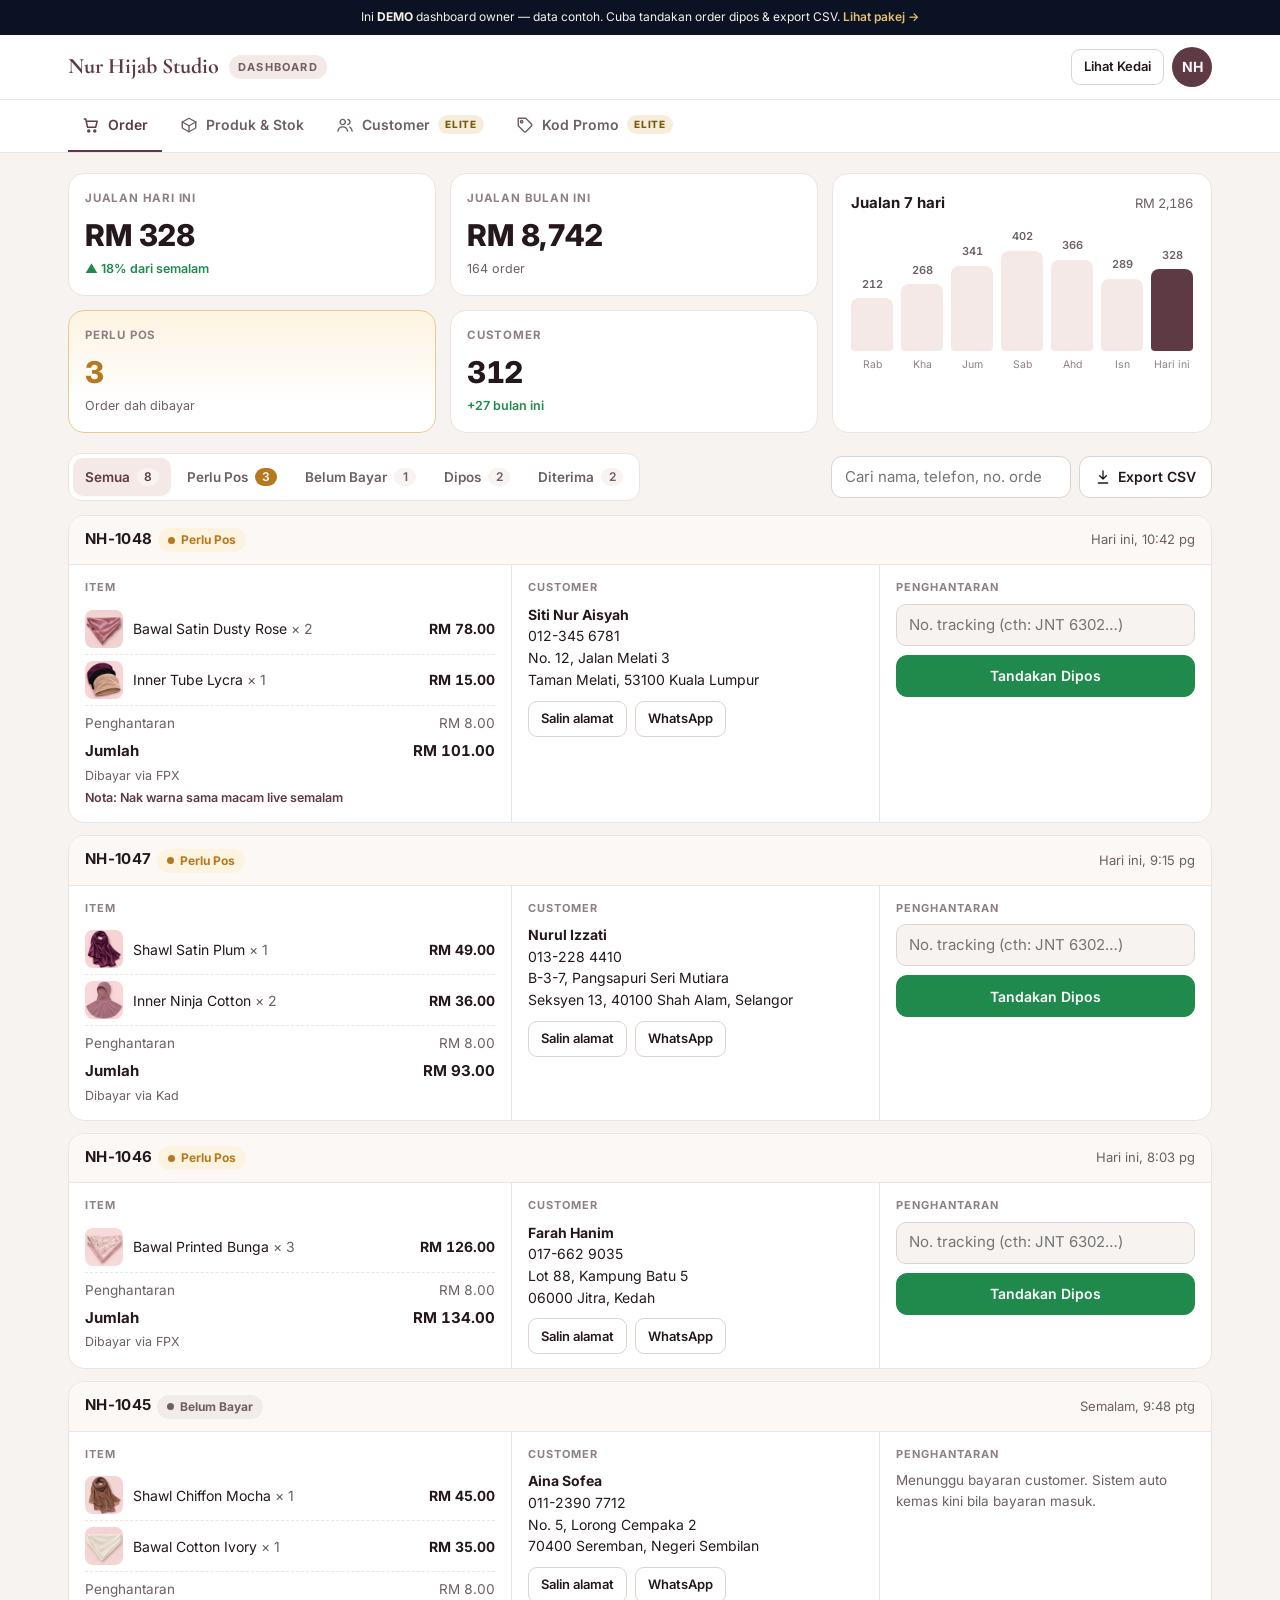
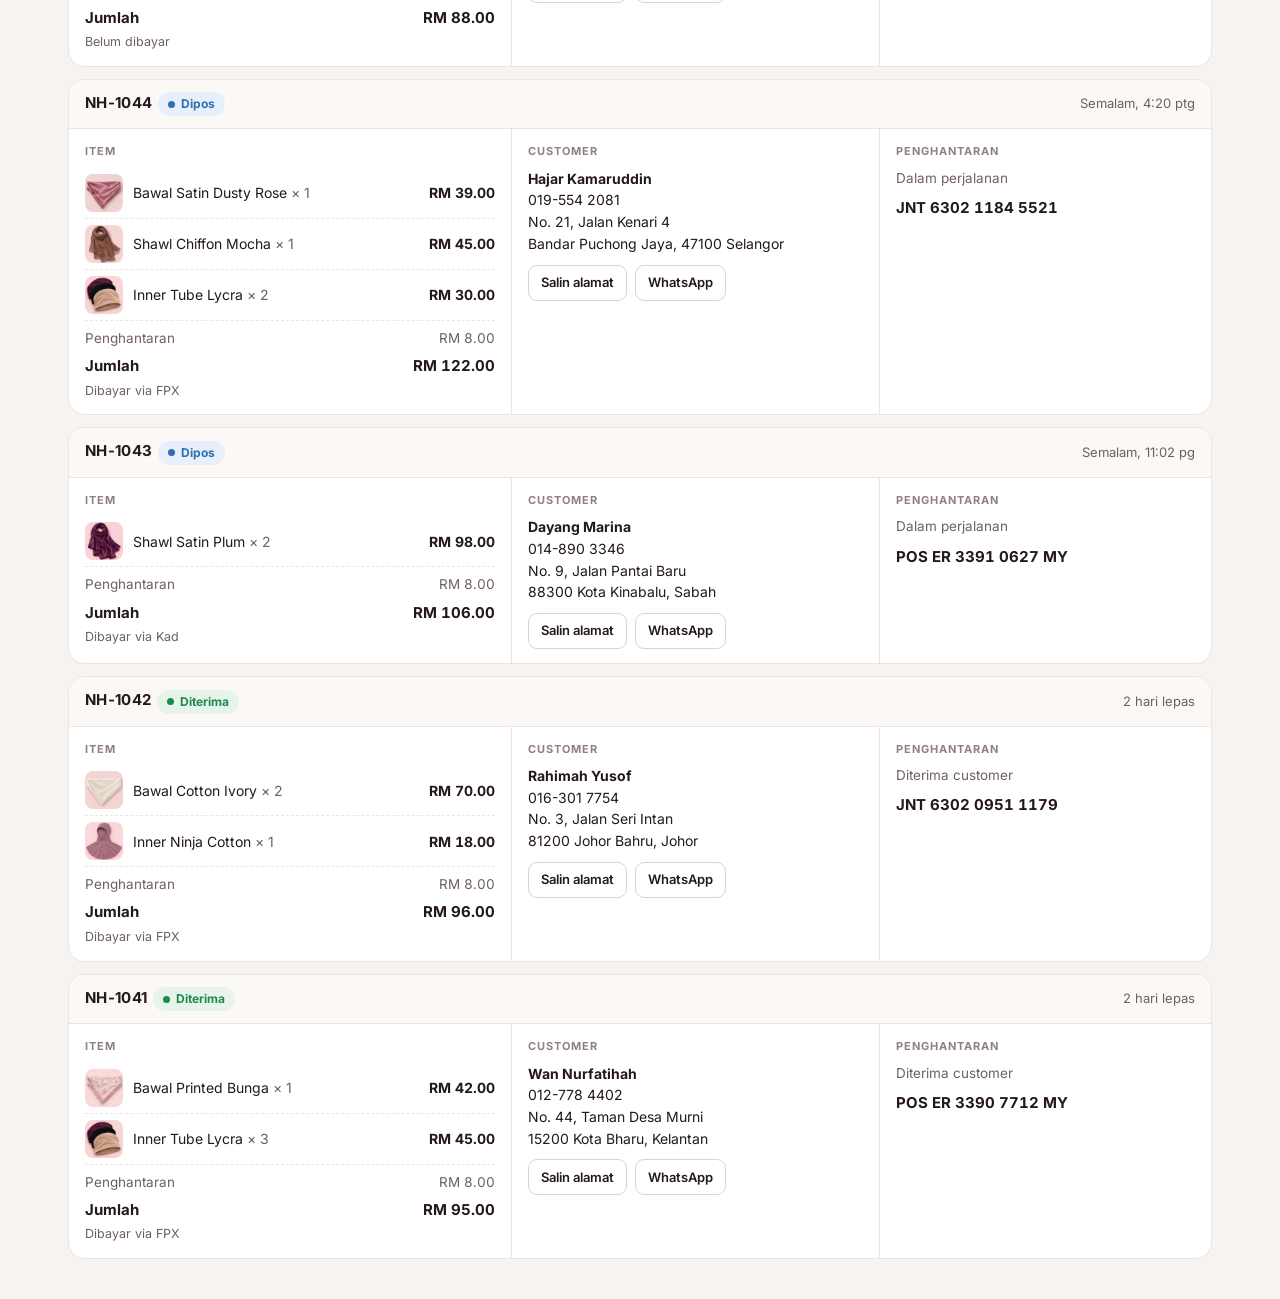
<file: demo/dashboard/index.html>
<!DOCTYPE html>
<html lang="ms">
<head>
<meta charset="UTF-8">
<meta name="viewport" content="width=device-width, initial-scale=1.0">
<title>Dashboard Owner — Demo oleh WEBSITESME</title>
<meta name="description" content="Demo dashboard owner kedai online: order, stok, customer dan promo dalam satu tempat.">
<meta name="robots" content="noindex">
<meta name="theme-color" content="#5E3A45">
<link rel="preconnect" href="https://fonts.googleapis.com">
<link rel="preconnect" href="https://fonts.gstatic.com" crossorigin>
<link href="https://fonts.googleapis.com/css2?family=Cormorant+Garamond:wght@700&family=Inter:wght@400;500;600;700;800&display=swap" rel="stylesheet">
<style>
[hidden]{display:none!important}
:root{
  --bg:#F6F3F1;--panel:#FFFFFF;--panel2:#FBF8F6;--line:#ECE4E0;--line2:#DED3CE;
  --ink:#24181C;--muted:#6E5F65;--dim:#8F8086;
  --brand:#5E3A45;--brand-ink:#FFF7F5;--soft:#F4E9E6;
  --ok:#1F8A4C;--ok-bg:#E6F4EC;--warn:#B7791F;--warn-bg:#FDF3E1;--ship:#2F6FB3;--ship-bg:#E7F0FA;--bad:#C2453A;--bad-bg:#FBE9E7;
  --gold:#C9A24B;
  --display:'Cormorant Garamond',Georgia,serif;--sans:Inter,system-ui,-apple-system,sans-serif;
}
*{margin:0;padding:0;box-sizing:border-box}
body{background:var(--bg);color:var(--ink);font-family:var(--sans);font-size:15px;line-height:1.5;-webkit-font-smoothing:antialiased}
button,input,select{font:inherit;color:inherit}
:focus-visible{outline:2px solid var(--brand);outline-offset:2px}
a{color:inherit}
.wrap{max-width:1200px;margin:0 auto;padding:0 16px}
.num{font-variant-numeric:tabular-nums;white-space:nowrap}

.demo-bar{background:#0A1224;color:#F5F1E8;font-size:12px;text-align:center;padding:9px 16px;line-height:1.4}
.demo-bar a{color:#E3C06F;font-weight:600;text-decoration:none;white-space:nowrap}

/* topbar */
.topbar{position:sticky;top:0;z-index:20;background:rgba(255,255,255,.94);backdrop-filter:blur(10px);-webkit-backdrop-filter:blur(10px);border-bottom:1px solid var(--line)}
.topbar .wrap{display:flex;align-items:center;justify-content:space-between;gap:12px;min-height:64px}
.brand{display:flex;align-items:center;gap:10px;min-width:0}
.brand b{font-family:var(--display);font-size:22px;color:var(--brand);white-space:nowrap}
.brand span{font-size:11px;font-weight:700;letter-spacing:1.2px;text-transform:uppercase;color:var(--muted);background:var(--soft);padding:4px 9px;border-radius:999px}
.top-actions{display:flex;align-items:center;gap:8px}
.btn{display:inline-flex;align-items:center;justify-content:center;gap:7px;min-height:42px;padding:0 15px;border-radius:11px;border:1px solid var(--line2);background:var(--panel);font-weight:600;font-size:14px;cursor:pointer;text-decoration:none;white-space:nowrap;transition:border-color .15s,background .15s}
.btn:hover{border-color:var(--brand)}
.btn.primary{background:var(--brand);border-color:var(--brand);color:var(--brand-ink)}
.btn.primary:hover{background:#4A2D37}
.btn.sm{min-height:36px;padding:0 12px;font-size:13px;border-radius:9px}
.btn.ok{background:var(--ok);border-color:var(--ok);color:#fff}
.avatar{width:40px;height:40px;border-radius:50%;background:var(--brand);color:var(--brand-ink);display:flex;align-items:center;justify-content:center;font-weight:700;font-size:14px;flex:none}
.hide-sm{display:none}

/* tabs */
.tabs{background:var(--panel);border-bottom:1px solid var(--line)}
.tabs .wrap{display:flex;gap:4px;overflow-x:auto;scrollbar-width:none}
.tabs .wrap::-webkit-scrollbar{display:none}
.tab{flex:none;display:flex;align-items:center;gap:8px;height:52px;padding:0 14px;border:0;background:none;border-bottom:2px solid transparent;color:var(--muted);font-weight:600;font-size:14px;cursor:pointer}
.tab[aria-selected=true]{color:var(--brand);border-bottom-color:var(--brand)}
.tab svg{flex:none}
.tier{font-size:10px;font-weight:800;letter-spacing:.8px;padding:2px 7px;border-radius:999px;background:#F6EEDA;color:#7A5A12}

/* stats */
.stats{display:grid;grid-template-columns:repeat(2,minmax(0,1fr));gap:12px;padding:20px 0 6px}
.stat{background:var(--panel);border:1px solid var(--line);border-radius:16px;padding:16px;min-width:0}
.stat .k{font-size:11.5px;font-weight:700;letter-spacing:.8px;text-transform:uppercase;color:var(--dim)}
.stat .v{font-size:26px;font-weight:800;margin-top:6px;letter-spacing:-.5px}
.stat .s{font-size:12.5px;color:var(--muted);margin-top:2px}
.stat .s.up{color:var(--ok);font-weight:600}
.stat.alert{border-color:#EBCB8B;background:linear-gradient(180deg,var(--warn-bg),#fff 75%)}
.stat.alert .v{color:var(--warn)}

/* chart */
.chart{background:var(--panel);border:1px solid var(--line);border-radius:16px;padding:18px;margin-top:12px}
.chart-head{display:flex;align-items:baseline;justify-content:space-between;gap:12px;margin-bottom:14px}
.chart-head h3{font-size:15px;font-weight:700}
.chart-head span{font-size:13px;color:var(--muted)}
.bars{display:grid;grid-template-columns:repeat(7,minmax(0,1fr));gap:8px;align-items:end;height:140px}
.bar{display:flex;flex-direction:column;align-items:center;gap:6px;height:100%;justify-content:flex-end}
.bar i{display:block;width:100%;max-width:44px;border-radius:8px 8px 4px 4px;background:var(--soft)}
.bar.today i{background:var(--brand)}
.bar b{font-size:11px;font-weight:600;color:var(--muted)}
.bar em{font-style:normal;font-size:10.5px;color:var(--dim)}

/* toolbar */
.toolbar{display:flex;flex-direction:column;gap:12px;padding:20px 0 14px}
.seg{display:flex;gap:4px;background:var(--panel);border:1px solid var(--line);border-radius:13px;padding:4px;overflow-x:auto;scrollbar-width:none}
.seg::-webkit-scrollbar{display:none}
.seg button{flex:none;border:0;background:transparent;border-radius:10px;min-height:38px;padding:0 12px;color:var(--muted);font-weight:600;font-size:13.5px;display:inline-flex;align-items:center;gap:7px;cursor:pointer}
.seg button[aria-pressed=true]{background:var(--soft);color:var(--brand)}
.seg .n{font-size:12px;background:var(--bg);border-radius:20px;padding:0 7px;min-width:22px;text-align:center}
.seg .n.hot{background:var(--warn);color:#fff}
.tools{display:flex;gap:8px}
.tools input{flex:1;min-width:0;min-height:42px;padding:0 13px;border:1px solid var(--line2);border-radius:11px;background:var(--panel)}

/* orders */
.list{display:flex;flex-direction:column;gap:12px;padding-bottom:40px}
.order{background:var(--panel);border:1px solid var(--line);border-radius:16px;overflow:hidden}
.o-head{display:flex;flex-wrap:wrap;align-items:center;justify-content:space-between;gap:8px;padding:12px 16px;background:var(--panel2);border-bottom:1px solid var(--line)}
.oid{font-weight:700;letter-spacing:.3px}
.when{font-size:13px;color:var(--muted)}
.badge{display:inline-flex;align-items:center;gap:6px;font-size:12px;font-weight:700;border-radius:999px;padding:3px 10px;margin-left:6px}
.badge::before{content:"";width:7px;height:7px;border-radius:50%;background:currentColor}
.b-paid{color:var(--warn);background:var(--warn-bg)}
.b-shipped{color:var(--ship);background:var(--ship-bg)}
.b-pending{color:var(--muted);background:#F1ECEA}
.b-done{color:var(--ok);background:var(--ok-bg)}
.o-body{display:grid;grid-template-columns:1fr}
.o-body>section{padding:14px 16px;min-width:0}
.o-body>section+section{border-top:1px solid var(--line)}
.lbl{font-size:11px;font-weight:700;letter-spacing:1px;text-transform:uppercase;color:var(--dim);margin-bottom:8px}
.items{list-style:none;font-size:14px}
.items li{display:flex;align-items:center;gap:10px;padding:6px 0;border-bottom:1px dashed var(--line)}
.items li img{width:38px;height:38px;border-radius:8px;object-fit:cover;flex:none}
.items li span{flex:1;min-width:0}
.items li .q{color:var(--muted)}
.sum{display:flex;justify-content:space-between;font-size:13.5px;color:var(--muted);padding-top:7px}
.sum.total{color:var(--ink);font-weight:700;font-size:15px}
.pay{font-size:12.5px;color:var(--muted);margin-top:4px}
.addr{font-size:14px;line-height:1.55;white-space:pre-line}
.addr b{display:block}
.row-btns{display:flex;flex-wrap:wrap;gap:8px;margin-top:10px}
.ship{display:flex;flex-direction:column;gap:9px}
.ship input{min-height:42px;padding:0 12px;border:1px solid var(--line2);border-radius:10px;background:var(--bg);width:100%}
.ship .trk{font-weight:700}
.muted{color:var(--muted);font-size:13.5px}
.empty{background:var(--panel);border:1px dashed var(--line2);border-radius:16px;padding:40px 20px;text-align:center;color:var(--muted)}

/* products */
.p-head{display:flex;flex-wrap:wrap;align-items:center;justify-content:space-between;gap:12px;padding:22px 0 14px}
.p-head h2{font-size:20px;font-weight:800}
.p-head p{font-size:13.5px;color:var(--muted)}
.plist{display:grid;grid-template-columns:1fr;gap:10px;padding-bottom:40px}
.prow{display:grid;grid-template-columns:56px minmax(0,1fr) auto;gap:12px;align-items:center;background:var(--panel);border:1px solid var(--line);border-radius:14px;padding:10px 12px}
.prow img{width:56px;height:56px;border-radius:10px;object-fit:cover}
.prow b{display:block;font-size:14.5px;line-height:1.3}
.prow small{font-size:12.5px;color:var(--muted)}
.stock{display:flex;align-items:center;gap:6px;margin-top:4px;font-size:12.5px;font-weight:600}
.stock.low{color:var(--bad)}
.stock.ok{color:var(--ok)}
.stepper{display:flex;align-items:center;gap:2px}
.stepper button{width:34px;height:34px;border-radius:9px;border:1px solid var(--line2);background:var(--panel);font-size:17px;line-height:1;cursor:pointer}
.stepper em{font-style:normal;min-width:30px;text-align:center;font-weight:700;font-size:14px}
.p-actions{display:flex;flex-direction:column;align-items:flex-end;gap:8px}
.switch{position:relative;width:44px;height:26px;border-radius:999px;border:0;background:#D8CDC9;cursor:pointer;flex:none}
.switch::after{content:"";position:absolute;top:3px;left:3px;width:20px;height:20px;border-radius:50%;background:#fff;transition:left .15s;box-shadow:0 1px 3px rgba(0,0,0,.2)}
.switch[aria-checked=true]{background:var(--ok)}
.switch[aria-checked=true]::after{left:21px}

/* customers */
.clist{display:grid;grid-template-columns:1fr;gap:10px;padding-bottom:40px}
.crow{display:grid;grid-template-columns:44px minmax(0,1fr) auto;gap:12px;align-items:center;background:var(--panel);border:1px solid var(--line);border-radius:14px;padding:12px}
.crow .ini{width:44px;height:44px;border-radius:50%;background:var(--soft);color:var(--brand);display:flex;align-items:center;justify-content:center;font-weight:800}
.crow b{display:block;font-size:14.5px}
.crow small{display:block;font-size:12.5px;color:var(--muted)}
.crow .spent{text-align:right}
.crow .spent b{color:var(--brand)}
.tag-vip{font-size:10px;font-weight:800;letter-spacing:.6px;padding:2px 7px;border-radius:999px;background:#F6EEDA;color:#7A5A12;margin-left:6px;vertical-align:middle}

/* promo */
.promo-form{display:grid;grid-template-columns:1fr;gap:10px;background:var(--panel);border:1px solid var(--line);border-radius:16px;padding:16px;margin-bottom:12px}
.promo-form label{font-size:12.5px;font-weight:600;color:var(--muted);display:flex;flex-direction:column;gap:6px}
.promo-form input,.promo-form select{min-height:44px;padding:0 12px;border:1px solid var(--line2);border-radius:10px;background:var(--bg);text-transform:none}
.code{font-family:ui-monospace,SFMono-Regular,Menlo,monospace;font-weight:700;letter-spacing:1px;background:var(--soft);color:var(--brand);padding:4px 10px;border-radius:8px;font-size:14px}
.prmrow{display:flex;flex-wrap:wrap;align-items:center;justify-content:space-between;gap:10px;background:var(--panel);border:1px solid var(--line);border-radius:14px;padding:14px 16px}
.prmrow .meta{font-size:13px;color:var(--muted)}

.lock-note{display:flex;gap:10px;align-items:flex-start;background:#FBF6EA;border:1px solid #EAD9AE;border-radius:14px;padding:12px 14px;font-size:13.5px;color:#6B5216;margin-top:18px}
.lock-note svg{flex:none;margin-top:2px}

.toast{position:fixed;left:50%;bottom:24px;z-index:90;transform:translate(-50%,16px);opacity:0;padding:12px 18px;border-radius:999px;background:var(--ink);color:#fff;font-size:14px;font-weight:600;transition:all .25s;pointer-events:none;max-width:calc(100% - 32px);text-align:center}
.toast.show{opacity:1;transform:translate(-50%,0)}

@media (min-width:700px){
  .wrap{padding:0 28px}
  .hide-sm{display:inline-flex}
  .stats{grid-template-columns:repeat(4,minmax(0,1fr));gap:14px}
  .stat .v{font-size:30px}
  .toolbar{flex-direction:row;align-items:center;justify-content:space-between}
  .tools input{width:240px;flex:none}
  .plist,.clist{grid-template-columns:repeat(2,minmax(0,1fr))}
  .promo-form{grid-template-columns:1fr 1fr 1fr auto;align-items:end}
}
@media (min-width:1000px){
  .o-body{grid-template-columns:1.2fr 1fr .9fr}
  .o-body>section+section{border-top:0;border-left:1px solid var(--line)}
  .dash-top{display:grid;grid-template-columns:1fr 380px;gap:14px;align-items:stretch}
  .dash-top .stats{grid-template-columns:repeat(2,minmax(0,1fr));padding:20px 0 0}
  .dash-top .chart{margin-top:20px}
}
@media (prefers-reduced-motion:reduce){*{transition:none!important}}
</style>
</head>
<body>

<div class="demo-bar">Ini <b>DEMO</b> dashboard owner — data contoh. Cuba tandakan order dipos &amp; export CSV. <a href="/#pakej">Lihat pakej →</a></div>

<header class="topbar">
  <div class="wrap">
    <div class="brand"><b>Nur Hijab Studio</b><span>Dashboard</span></div>
    <div class="top-actions">
      <a class="btn sm hide-sm" href="../hijab/">Lihat Kedai</a>
      <div class="avatar" aria-label="Akaun owner">NH</div>
    </div>
  </div>
</header>

<nav class="tabs" aria-label="Bahagian dashboard">
  <div class="wrap" role="tablist">
    <button class="tab" role="tab" aria-selected="true" data-tab="order"><svg width="18" height="18" viewBox="0 0 24 24" fill="none" stroke="currentColor" stroke-width="1.9" stroke-linecap="round" stroke-linejoin="round" aria-hidden="true"><path d="M3 4h2l2.4 11h10.8l2-8H6.3"/><circle cx="9" cy="20" r="1.3"/><circle cx="17" cy="20" r="1.3"/></svg>Order</button>
    <button class="tab" role="tab" aria-selected="false" data-tab="produk"><svg width="18" height="18" viewBox="0 0 24 24" fill="none" stroke="currentColor" stroke-width="1.9" stroke-linecap="round" stroke-linejoin="round" aria-hidden="true"><path d="M21 8l-9-5-9 5 9 5 9-5z"/><path d="M3 8v8l9 5 9-5V8"/><path d="M12 13v8"/></svg>Produk &amp; Stok</button>
    <button class="tab" role="tab" aria-selected="false" data-tab="customer"><svg width="18" height="18" viewBox="0 0 24 24" fill="none" stroke="currentColor" stroke-width="1.9" stroke-linecap="round" stroke-linejoin="round" aria-hidden="true"><circle cx="9" cy="8" r="3.5"/><path d="M2.5 20c.8-3.6 3.4-5.5 6.5-5.5s5.7 1.9 6.5 5.5"/><path d="M16 4.6a3.5 3.5 0 0 1 0 6.8M18.5 14.8c1.6.8 2.6 2.5 3 5.2"/></svg>Customer <span class="tier">ELITE</span></button>
    <button class="tab" role="tab" aria-selected="false" data-tab="promo"><svg width="18" height="18" viewBox="0 0 24 24" fill="none" stroke="currentColor" stroke-width="1.9" stroke-linecap="round" stroke-linejoin="round" aria-hidden="true"><path d="M20.6 13.4l-7.2 7.2a2 2 0 0 1-2.8 0L3 13V3h10l7.6 7.6a2 2 0 0 1 0 2.8z"/><circle cx="7.5" cy="7.5" r="1.5"/></svg>Kod Promo <span class="tier">ELITE</span></button>
  </div>
</nav>

<main class="wrap">

  <!-- ORDER -->
  <section id="p-order" role="tabpanel">
    <div class="dash-top">
      <div class="stats">
        <div class="stat"><div class="k">Jualan hari ini</div><div class="v num" id="stToday">RM 0</div><div class="s up">▲ 18% dari semalam</div></div>
        <div class="stat"><div class="k">Jualan bulan ini</div><div class="v num">RM 8,742</div><div class="s">164 order</div></div>
        <div class="stat alert"><div class="k">Perlu pos</div><div class="v num" id="stShip">0</div><div class="s">Order dah dibayar</div></div>
        <div class="stat"><div class="k">Customer</div><div class="v num">312</div><div class="s up">+27 bulan ini</div></div>
      </div>
      <div class="chart">
        <div class="chart-head"><h3>Jualan 7 hari</h3><span class="num">RM 2,186</span></div>
        <div class="bars" id="bars"></div>
      </div>
    </div>

    <div class="toolbar">
      <div class="seg" id="seg" role="group" aria-label="Tapis status order"></div>
      <div class="tools">
        <input type="search" id="q" placeholder="Cari nama, telefon, no. order" aria-label="Cari order">
        <button class="btn" id="exportOrders"><svg width="16" height="16" viewBox="0 0 24 24" fill="none" stroke="currentColor" stroke-width="2" stroke-linecap="round" stroke-linejoin="round" aria-hidden="true"><path d="M12 3v12M7 10l5 5 5-5M5 21h14"/></svg>Export CSV</button>
      </div>
    </div>
    <div class="list" id="orders"></div>
  </section>

  <!-- PRODUK -->
  <section id="p-produk" role="tabpanel" hidden>
    <div class="p-head">
      <div><h2>Produk &amp; Stok</h2><p>Kemas kini stok terus dari telefon. Produk stok habis auto tutup di kedai.</p></div>
      <button class="btn primary" data-demo="Tambah produk baru — upload gambar, harga &amp; stok.">+ Tambah Produk</button>
    </div>
    <div class="plist" id="products"></div>
  </section>

  <!-- CUSTOMER -->
  <section id="p-customer" role="tabpanel" hidden>
    <div class="p-head">
      <div><h2>Database Customer</h2><p>Semua customer yang pernah beli — milik anda, bukan milik platform.</p></div>
      <button class="btn" id="exportCust"><svg width="16" height="16" viewBox="0 0 24 24" fill="none" stroke="currentColor" stroke-width="2" stroke-linecap="round" stroke-linejoin="round" aria-hidden="true"><path d="M12 3v12M7 10l5 5 5-5M5 21h14"/></svg>Export untuk broadcast</button>
    </div>
    <div class="clist" id="customers"></div>
    <div class="lock-note"><svg width="18" height="18" viewBox="0 0 24 24" fill="none" stroke="currentColor" stroke-width="2" stroke-linecap="round" stroke-linejoin="round" aria-hidden="true"><rect x="4" y="10" width="16" height="11" rx="2.5"/><path d="M8 10V7a4 4 0 0 1 8 0v3"/></svg><span>Database customer &amp; export tersedia dalam <b>Kedai Elite</b>.</span></div>
  </section>

  <!-- PROMO -->
  <section id="p-promo" role="tabpanel" hidden>
    <div class="p-head">
      <div><h2>Kod Promo</h2><p>Buat kod diskaun untuk live TikTok, raya atau customer setia.</p></div>
    </div>
    <form class="promo-form" id="promoForm">
      <label>Kod<input id="pCode" placeholder="CTH: LIVE15" maxlength="16" required></label>
      <label>Diskaun<select id="pType"><option value="10">10%</option><option value="15">15%</option><option value="20">20%</option><option value="RM5">RM5</option><option value="RM10">RM10</option></select></label>
      <label>Tamat<select id="pEnd"><option>7 hari</option><option>14 hari</option><option>30 hari</option></select></label>
      <button class="btn primary" type="submit">+ Cipta Kod</button>
    </form>
    <div class="list" id="promos" style="gap:10px"></div>
    <div class="lock-note"><svg width="18" height="18" viewBox="0 0 24 24" fill="none" stroke="currentColor" stroke-width="2" stroke-linecap="round" stroke-linejoin="round" aria-hidden="true"><rect x="4" y="10" width="16" height="11" rx="2.5"/><path d="M8 10V7a4 4 0 0 1 8 0v3"/></svg><span>Kod promo tersedia dalam <b>Kedai Elite</b>.</span></div>
  </section>

</main>

<div class="toast" id="toast" role="status" aria-live="polite"></div>

<script>
(function(){
  var IMG = '../hijab/img/';
  var P = {
    h1:{n:'Bawal Satin Dusty Rose',p:39,stock:42,img:'h1.webp'},
    h2:{n:'Shawl Chiffon Mocha',p:45,stock:18,img:'h2.webp'},
    h3:{n:'Bawal Cotton Ivory',p:35,stock:56,img:'h3.webp'},
    h4:{n:'Shawl Satin Plum',p:49,stock:3,img:'h4.webp'},
    h5:{n:'Bawal Printed Bunga',p:42,stock:27,img:'h5.webp'},
    h6:{n:'Shawl Jersey Sage',p:39,stock:0,img:'h6.webp'},
    h7:{n:'Inner Tube Lycra',p:15,stock:120,img:'h7.webp'},
    h8:{n:'Inner Ninja Cotton',p:18,stock:4,img:'h8.webp'}
  };
  var active = {h1:1,h2:1,h3:1,h4:1,h5:1,h6:0,h7:1,h8:1};
  var SHIP = 8;
  var orders = [
    {id:'NH-1048',t:'Hari ini, 10:42 pg',st:'paid',pay:'FPX',name:'Siti Nur Aisyah',tel:'012-345 6781',addr:'No. 12, Jalan Melati 3\nTaman Melati, 53100 Kuala Lumpur',items:[['h1',2],['h7',1]],note:'Nak warna sama macam live semalam'},
    {id:'NH-1047',t:'Hari ini, 9:15 pg',st:'paid',pay:'Kad',name:'Nurul Izzati',tel:'013-228 4410',addr:'B-3-7, Pangsapuri Seri Mutiara\nSeksyen 13, 40100 Shah Alam, Selangor',items:[['h4',1],['h8',2]]},
    {id:'NH-1046',t:'Hari ini, 8:03 pg',st:'paid',pay:'FPX',name:'Farah Hanim',tel:'017-662 9035',addr:'Lot 88, Kampung Batu 5\n06000 Jitra, Kedah',items:[['h5',3]]},
    {id:'NH-1045',t:'Semalam, 9:48 ptg',st:'pending',pay:'FPX',name:'Aina Sofea',tel:'011-2390 7712',addr:'No. 5, Lorong Cempaka 2\n70400 Seremban, Negeri Sembilan',items:[['h2',1],['h3',1]]},
    {id:'NH-1044',t:'Semalam, 4:20 ptg',st:'shipped',pay:'FPX',name:'Hajar Kamaruddin',tel:'019-554 2081',addr:'No. 21, Jalan Kenari 4\nBandar Puchong Jaya, 47100 Selangor',items:[['h1',1],['h2',1],['h7',2]],trk:'JNT 6302 1184 5521'},
    {id:'NH-1043',t:'Semalam, 11:02 pg',st:'shipped',pay:'Kad',name:'Dayang Marina',tel:'014-890 3346',addr:'No. 9, Jalan Pantai Baru\n88300 Kota Kinabalu, Sabah',items:[['h4',2]],trk:'POS ER 3391 0627 MY'},
    {id:'NH-1042',t:'2 hari lepas',st:'done',pay:'FPX',name:'Rahimah Yusof',tel:'016-301 7754',addr:'No. 3, Jalan Seri Intan\n81200 Johor Bahru, Johor',items:[['h3',2],['h8',1]],trk:'JNT 6302 0951 1179'},
    {id:'NH-1041',t:'2 hari lepas',st:'done',pay:'FPX',name:'Wan Nurfatihah',tel:'012-778 4402',addr:'No. 44, Taman Desa Murni\n15200 Kota Bharu, Kelantan',items:[['h5',1],['h7',3]],trk:'POS ER 3390 7712 MY'}
  ];
  var STATUS = {paid:['Perlu Pos','b-paid'],pending:['Belum Bayar','b-pending'],shipped:['Dipos','b-shipped'],done:['Diterima','b-done']};
  var filter = 'all', q = '';

  function rm(n){return 'RM '+n.toFixed(2);}
  function esc(s){return String(s).replace(/[&<>"]/g,function(c){return{'&':'&amp;','<':'&lt;','>':'&gt;','"':'&quot;'}[c];});}
  function sub(o){return o.items.reduce(function(a,it){return a+P[it[0]].p*it[1];},0);}
  var toastEl=document.getElementById('toast'),tt;
  function toast(m){toastEl.innerHTML=m;toastEl.classList.add('show');clearTimeout(tt);tt=setTimeout(function(){toastEl.classList.remove('show');},2200);}

  /* tabs */
  document.querySelector('.tabs').addEventListener('click',function(e){
    var b=e.target.closest('.tab');if(!b)return;
    [].forEach.call(document.querySelectorAll('.tab'),function(t){t.setAttribute('aria-selected',t===b?'true':'false');});
    ['order','produk','customer','promo'].forEach(function(k){document.getElementById('p-'+k).hidden=(k!==b.dataset.tab);});
    window.scrollTo(0,0);
  });

  /* chart */
  var days=[['Rab',212],['Kha',268],['Jum',341],['Sab',402],['Ahd',366],['Isn',289],['Hari ini',0]];
  function renderBars(){
    var today=orders.filter(function(o){return o.t.indexOf('Hari ini')===0&&o.st!=='pending';}).reduce(function(a,o){return a+sub(o)+SHIP;},0);
    days[6][1]=Math.max(today,1);
    var mx=Math.max.apply(null,days.map(function(d){return d[1];}));
    document.getElementById('bars').innerHTML=days.map(function(d,i){
      return '<div class="bar'+(i===6?' today':'')+'"><b class="num">'+Math.round(d[1])+'</b><i style="height:'+Math.max(8,d[1]/mx*100)+'px"></i><em>'+d[0]+'</em></div>';
    }).join('');
    document.getElementById('stToday').textContent='RM '+today.toLocaleString('en-MY');
  }

  /* orders */
  function counts(){var c={all:orders.length,pending:0,paid:0,shipped:0,done:0};orders.forEach(function(o){c[o.st]++;});return c;}
  function renderSeg(){
    var c=counts();
    var opts=[['all','Semua'],['paid','Perlu Pos'],['pending','Belum Bayar'],['shipped','Dipos'],['done','Diterima']];
    document.getElementById('seg').innerHTML=opts.map(function(o){
      return '<button aria-pressed="'+(filter===o[0])+'" data-f="'+o[0]+'">'+o[1]+' <span class="n'+(o[0]==='paid'&&c.paid?' hot':'')+'">'+c[o[0]]+'</span></button>';
    }).join('');
    document.getElementById('stShip').textContent=c.paid;
  }
  function renderOrders(){
    var list=orders.filter(function(o){
      if(filter!=='all'&&o.st!==filter)return false;
      if(!q)return true;
      return (o.id+' '+o.name+' '+o.tel).toLowerCase().indexOf(q)>-1;
    });
    var el=document.getElementById('orders');
    if(!list.length){el.innerHTML='<div class="empty"><b>Tiada order</b>Cuba tapis lain.</div>';return;}
    el.innerHTML=list.map(function(o){
      var s=sub(o),S=STATUS[o.st];
      var ship;
      if(o.st==='paid') ship='<div class="ship"><input id="trk-'+o.id+'" placeholder="No. tracking (cth: JNT 6302…)" aria-label="No. tracking '+o.id+'"><button class="btn ok" data-ship="'+o.id+'">Tandakan Dipos</button></div>';
      else if(o.st==='pending') ship='<p class="muted">Menunggu bayaran customer. Sistem auto kemas kini bila bayaran masuk.</p>';
      else ship='<div class="ship"><div class="muted">'+(o.st==='done'?'Diterima customer':'Dalam perjalanan')+'</div><div class="trk num">'+esc(o.trk)+'</div></div>';
      return '<article class="order"><div class="o-head"><div><span class="oid">'+o.id+'</span><span class="badge '+S[1]+'">'+S[0]+'</span></div><span class="when">'+o.t+'</span></div>'+
        '<div class="o-body"><section><div class="lbl">Item</div><ul class="items">'+o.items.map(function(it){var p=P[it[0]];return '<li><img src="'+IMG+p.img+'" alt=""><span>'+esc(p.n)+' <span class="q">× '+it[1]+'</span></span><b class="num">'+rm(p.p*it[1])+'</b></li>';}).join('')+'</ul>'+
        '<div class="sum"><span>Penghantaran</span><span class="num">'+rm(SHIP)+'</span></div><div class="sum total"><span>Jumlah</span><span class="num">'+rm(s+SHIP)+'</span></div>'+
        '<div class="pay">'+(o.st==='pending'?'Belum dibayar':'Dibayar via '+o.pay)+'</div>'+(o.note?'<div class="pay" style="color:var(--brand);font-weight:600">Nota: '+esc(o.note)+'</div>':'')+'</section>'+
        '<section><div class="lbl">Customer</div><div class="addr"><b>'+esc(o.name)+'</b>'+esc(o.tel)+'\n'+esc(o.addr)+'</div><div class="row-btns"><button class="btn sm" data-copy="'+o.id+'">Salin alamat</button><button class="btn sm" data-demo="Buka WhatsApp terus ke customer untuk update order.">WhatsApp</button></div></section>'+
        '<section><div class="lbl">Penghantaran</div>'+ship+'</section></div></article>';
    }).join('');
  }
  function refreshOrders(){renderSeg();renderOrders();renderBars();}
  document.getElementById('seg').addEventListener('click',function(e){var b=e.target.closest('button');if(!b)return;filter=b.dataset.f;refreshOrders();});
  document.getElementById('q').addEventListener('input',function(){q=this.value.trim().toLowerCase();renderOrders();});
  document.getElementById('orders').addEventListener('click',function(e){
    var s=e.target.closest('[data-ship]');
    if(s){
      var id=s.dataset.ship,inp=document.getElementById('trk-'+id),o=orders.filter(function(x){return x.id===id;})[0];
      o.trk=(inp&&inp.value.trim())||('JNT 6302 '+Math.floor(1000+Math.random()*8999)+' '+Math.floor(1000+Math.random()*8999));
      o.st='shipped';refreshOrders();
      toast('✓ '+id+' ditandakan dipos — no. tracking disimpan');
      return;
    }
    var c=e.target.closest('[data-copy]');
    if(c){
      var o2=orders.filter(function(x){return x.id===c.dataset.copy;})[0];
      var txt=o2.name+'\n'+o2.tel+'\n'+o2.addr;
      try{navigator.clipboard.writeText(txt);}catch(err){}
      toast('Alamat '+o2.id+' disalin');
    }
  });

  function download(name,rows){
    var csv=rows.map(function(r){return r.map(function(v){v=String(v);return /[",\n]/.test(v)?'"'+v.replace(/"/g,'""')+'"':v;}).join(',');}).join('\n');
    var a=document.createElement('a');
    a.href=URL.createObjectURL(new Blob(['﻿'+csv],{type:'text/csv;charset=utf-8'}));
    a.download=name;document.body.appendChild(a);a.click();
    setTimeout(function(){URL.revokeObjectURL(a.href);a.remove();},500);
  }
  document.getElementById('exportOrders').addEventListener('click',function(){
    var rows=[['No. Order','Masa','Status','Nama','Telefon','Alamat','Item','Jumlah (RM)','Tracking']];
    orders.forEach(function(o){rows.push([o.id,o.t,STATUS[o.st][0],o.name,o.tel,o.addr.replace(/\n/g,', '),o.items.map(function(it){return P[it[0]].n+' x'+it[1];}).join('; '),(sub(o)+SHIP).toFixed(2),o.trk||'']);});
    download('order-nur-hijab-studio.csv',rows);toast('Fail CSV order dimuat turun');
  });

  /* products */
  function renderProducts(){
    document.getElementById('products').innerHTML=Object.keys(P).map(function(k){
      var p=P[k],cls=p.stock===0?'low':(p.stock<=5?'low':'ok');
      var lab=p.stock===0?'Stok habis':(p.stock<=5?'Tinggal '+p.stock+' — tambah stok':'Stok '+p.stock);
      return '<div class="prow"><img src="'+IMG+p.img+'" alt=""><div><b>'+esc(p.n)+'</b><small class="num">'+rm(p.p)+(active[k]?' · Aktif':' · Disembunyi')+'</small><div class="stock '+cls+'">'+lab+'</div></div>'+
        '<div class="p-actions"><button class="switch" role="switch" aria-checked="'+(!!active[k])+'" aria-label="Papar '+esc(p.n)+' di kedai" data-tog="'+k+'"></button>'+
        '<div class="stepper"><button data-st="'+k+'" data-d="-1" aria-label="Kurang stok">−</button><em class="num">'+p.stock+'</em><button data-st="'+k+'" data-d="1" aria-label="Tambah stok">+</button></div></div></div>';
    }).join('');
  }
  document.getElementById('products').addEventListener('click',function(e){
    var t=e.target.closest('[data-tog]');
    if(t){var k=t.dataset.tog;active[k]=active[k]?0:1;renderProducts();toast(P[k].n+(active[k]?' dipaparkan di kedai':' disembunyikan dari kedai'));return;}
    var s=e.target.closest('[data-st]');
    if(s){var k2=s.dataset.st;P[k2].stock=Math.max(0,P[k2].stock+parseInt(s.dataset.d,10));if(P[k2].stock>0&&!active[k2]&&parseInt(s.dataset.d,10)>0){active[k2]=1;}if(P[k2].stock===0)active[k2]=0;renderProducts();}
  });

  /* customers */
  var cust=[
    ['Siti Nur Aisyah','012-345 6781',9,486,'Hari ini',1],
    ['Hajar Kamaruddin','019-554 2081',7,402,'Semalam',1],
    ['Nurul Izzati','013-228 4410',6,318,'Hari ini',1],
    ['Rahimah Yusof','016-301 7754',4,231,'2 hari lepas',0],
    ['Dayang Marina','014-890 3346',3,196,'Semalam',0],
    ['Farah Hanim','017-662 9035',3,174,'Hari ini',0],
    ['Wan Nurfatihah','012-778 4402',2,99,'2 hari lepas',0],
    ['Aina Sofea','011-2390 7712',1,88,'Semalam',0]
  ];
  document.getElementById('customers').innerHTML=cust.map(function(c){
    var ini=c[0].split(' ').slice(0,2).map(function(w){return w[0];}).join('');
    return '<div class="crow"><div class="ini">'+ini+'</div><div><b>'+esc(c[0])+(c[5]?'<span class="tag-vip">VIP</span>':'')+'</b><small class="num">'+c[1]+'</small><small>Terakhir beli: '+c[4]+'</small></div><div class="spent"><b class="num">RM '+c[3]+'</b><small>'+c[2]+' order</small></div></div>';
  }).join('');
  document.getElementById('exportCust').addEventListener('click',function(){
    var rows=[['Nama','Telefon','Jumlah Order','Jumlah Belanja (RM)','Terakhir Beli']];
    cust.forEach(function(c){rows.push([c[0],c[1],c[2],c[3],c[4]]);});
    download('customer-nur-hijab-studio.csv',rows);toast('Senarai customer dimuat turun — sedia untuk broadcast');
  });

  /* promo */
  var promos=[['RAYA20','20%','Aktif · tamat 30 Nov',37],['LIVE15','15%','Aktif · tamat 10 Nov',64],['SETIA10','RM10','Aktif · customer VIP sahaja',12],['MERDEKA','RM5','Tamat',88]];
  function renderPromos(){
    document.getElementById('promos').innerHTML=promos.map(function(p){
      return '<div class="prmrow"><div style="display:flex;align-items:center;gap:12px;flex-wrap:wrap"><span class="code">'+esc(p[0])+'</span><b>'+(p[1].indexOf('RM')===0?'Diskaun '+p[1]:'Diskaun '+p[1])+'</b></div><div class="meta">'+esc(p[2])+' · digunakan '+p[3]+' kali</div></div>';
    }).join('');
  }
  document.getElementById('promoForm').addEventListener('submit',function(e){
    e.preventDefault();
    var code=document.getElementById('pCode').value.trim().toUpperCase().replace(/[^A-Z0-9]/g,'');
    if(!code)return;
    var t=document.getElementById('pType').value;
    promos.unshift([code,t.indexOf('RM')===0?t:t+'%','Aktif · tamat dalam '+document.getElementById('pEnd').value,0]);
    renderPromos();this.reset();toast('Kod '+code+' aktif — customer boleh guna masa checkout');
  });

  document.addEventListener('click',function(e){var d=e.target.closest('[data-demo]');if(d)toast('Demo: '+d.getAttribute('data-demo'));});

  refreshOrders();renderProducts();renderPromos();
})();
</script>
</body>
</html>
</file>
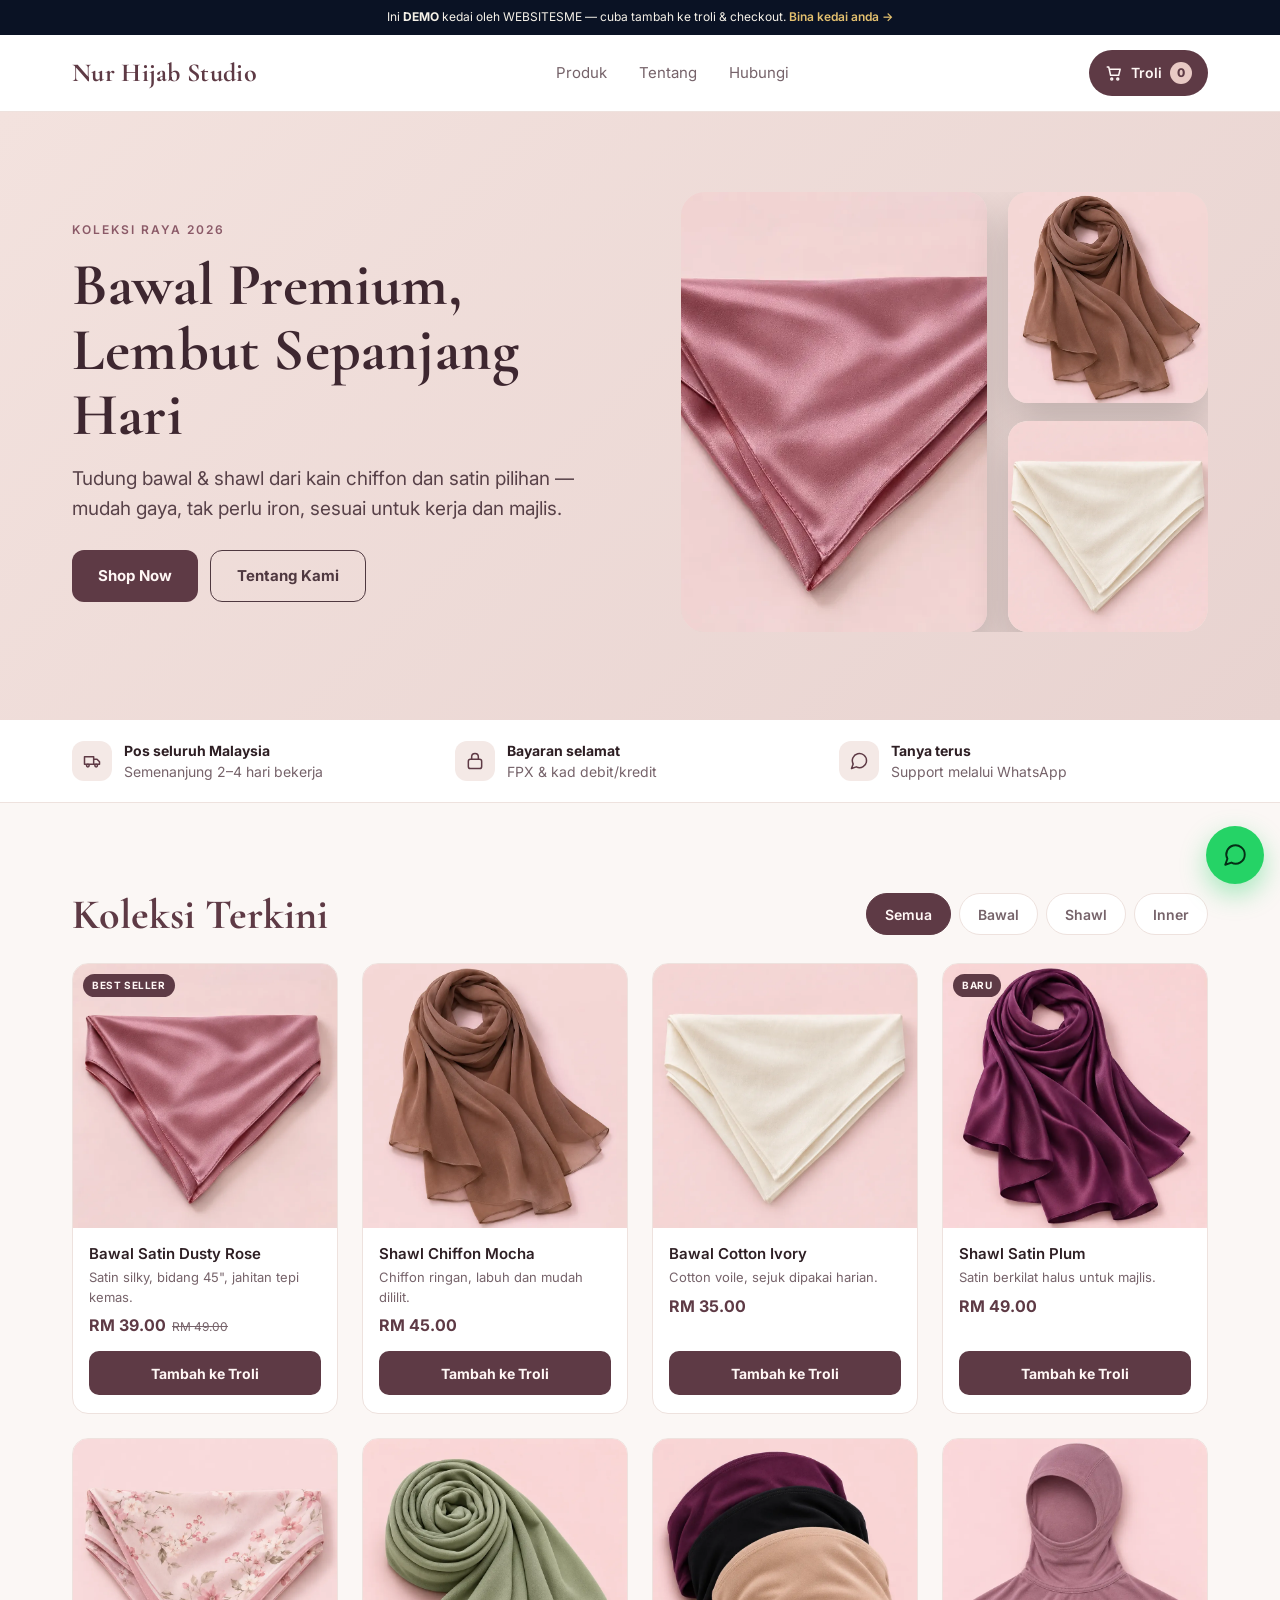
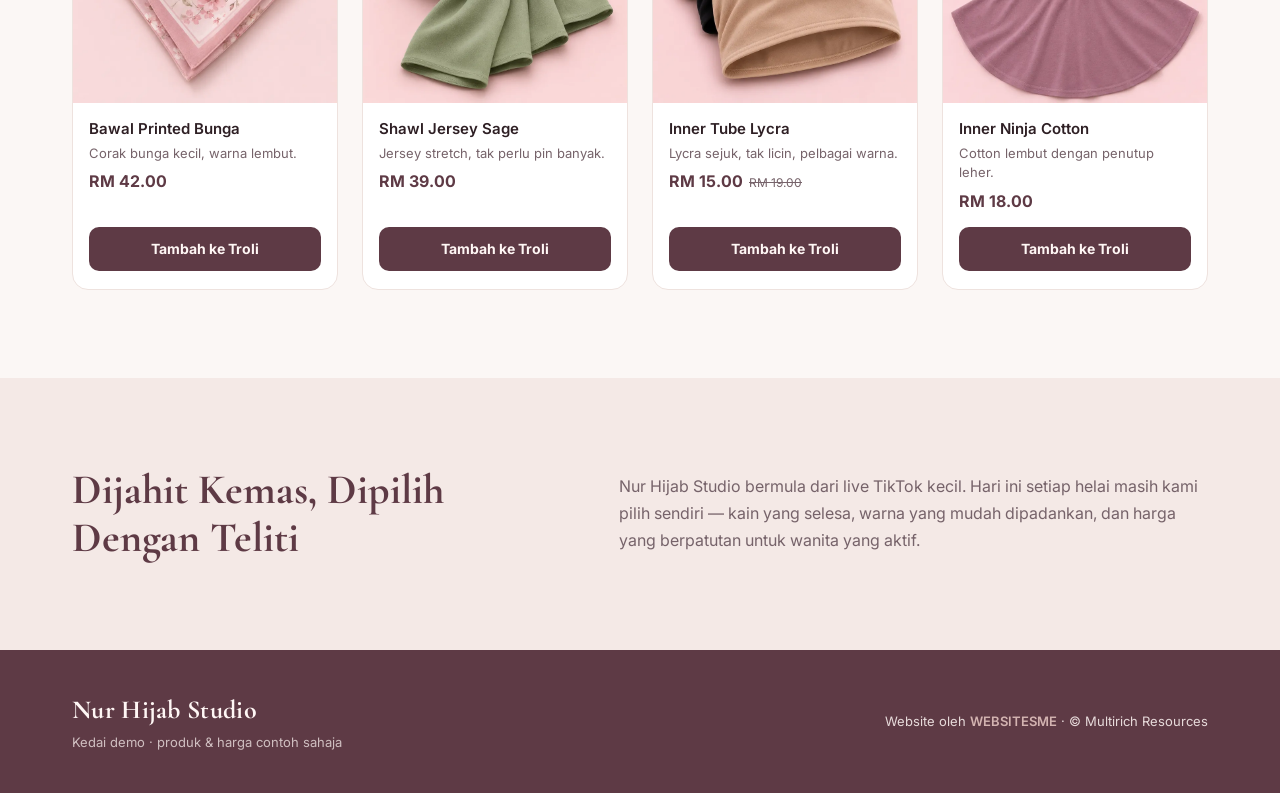
<file: demo/hijab/index.html>
<!DOCTYPE html>
<html lang="ms">
<head>
<meta charset="UTF-8">
<meta name="viewport" content="width=device-width, initial-scale=1.0">
<title>Nur Hijab Studio — Demo Kedai oleh WEBSITESME</title>
<meta name="description" content="Demo kedai online fashion & tudung oleh WEBSITESME. Cuba cart dan checkout.">
<meta name="robots" content="noindex">
<meta name="theme-color" content="#7A4E5A">
<link rel="preconnect" href="https://fonts.googleapis.com">
<link rel="preconnect" href="https://fonts.gstatic.com" crossorigin>
<link href="https://fonts.googleapis.com/css2?family=Cormorant+Garamond:wght@600;700&family=Inter:wght@400;500;600;700;800&display=swap" rel="stylesheet">
<link rel="stylesheet" href="../assets/kedai.css?v=3">
<style>
:root{
  --brand:#5E3A45;--brand-ink:#FFF7F5;--accent:#E8C9C4;
  --bg:#FBF7F5;--surface:#FFFFFF;--soft:#F4E9E6;--line:#EEE2DE;
  --text:#2E1F24;--muted:#76636A;
  --hero-bg:linear-gradient(135deg,#F3E2DE 0%,#E8D3D0 100%);--hero-text:#3E2730;--hero-kicker:#8B5A68;
  --display:'Cormorant Garamond',Georgia,serif;
}
.k-hero h1{font-weight:700;letter-spacing:.2px}
.k-hero .btn-primary{background:var(--brand);color:var(--brand-ink)}
.shop-head h2,.about h2{font-weight:700}
</style>
</head>
<body>
<div id="app"></div>
<script>
window.KEDAI = {
  slug: 'hijab',
  name: 'Nur Hijab Studio',
  hero: {
    kicker: 'Koleksi Raya 2026',
    title: 'Bawal Premium,<br>Lembut Sepanjang Hari',
    sub: 'Tudung bawal & shawl dari kain chiffon dan satin pilihan — mudah gaya, tak perlu iron, sesuai untuk kerja dan majlis.'
  },
  trust: [
    { icon: 'truck', title: 'Pos seluruh Malaysia', text: 'Semenanjung 2–4 hari bekerja' },
    { icon: 'lock', title: 'Bayaran selamat', text: 'FPX & kad debit/kredit' },
    { icon: 'chat', title: 'Tanya terus', text: 'Support melalui WhatsApp' }
  ],
  shopTitle: 'Koleksi Terkini',
  categories: ['Bawal', 'Shawl', 'Inner'],
  shipping: 8,
  products: [
    { id: 'h1', img: 'img/h1.webp?v=1', name: 'Bawal Satin Dusty Rose', cat: 'Bawal', price: 39, old: 49, badge: 'BEST SELLER', desc: 'Satin silky, bidang 45", jahitan tepi kemas.', shape: 'fabric', color: '#C48F97', bg: '#F2DFDC' },
    { id: 'h2', img: 'img/h2.webp?v=1', name: 'Shawl Chiffon Mocha', cat: 'Shawl', price: 45, desc: 'Chiffon ringan, labuh dan mudah dililit.', shape: 'fabric', color: '#A98272', bg: '#EFE3DB' },
    { id: 'h3', img: 'img/h3.webp?v=1', name: 'Bawal Cotton Ivory', cat: 'Bawal', price: 35, desc: 'Cotton voile, sejuk dipakai harian.', shape: 'fabric', color: '#E6D6C3', bg: '#F7EFE6' },
    { id: 'h4', img: 'img/h4.webp?v=1', name: 'Shawl Satin Plum', cat: 'Shawl', price: 49, badge: 'BARU', desc: 'Satin berkilat halus untuk majlis.', shape: 'fabric', color: '#7A4E5A', bg: '#EBDADF' },
    { id: 'h5', img: 'img/h5.webp?v=1', name: 'Bawal Printed Bunga', cat: 'Bawal', price: 42, desc: 'Corak bunga kecil, warna lembut.', shape: 'fabric', color: '#D9A9A3', bg: '#F6E6E2' },
    { id: 'h6', img: 'img/h6.webp?v=1', name: 'Shawl Jersey Sage', cat: 'Shawl', price: 39, desc: 'Jersey stretch, tak perlu pin banyak.', shape: 'fabric', color: '#9DAE9B', bg: '#E7EEE4' },
    { id: 'h7', img: 'img/h7.webp?v=1', name: 'Inner Tube Lycra', cat: 'Inner', price: 15, old: 19, desc: 'Lycra sejuk, tak licin, pelbagai warna.', shape: 'box', color: '#5E3A45', bg: '#EDE2E5' },
    { id: 'h8', img: 'img/h8.webp?v=1', name: 'Inner Ninja Cotton', cat: 'Inner', price: 18, desc: 'Cotton lembut dengan penutup leher.', shape: 'box', color: '#B48A92', bg: '#F3E7E8' }
  ],
  about: {
    title: 'Dijahit Kemas, Dipilih Dengan Teliti',
    text: 'Nur Hijab Studio bermula dari live TikTok kecil. Hari ini setiap helai masih kami pilih sendiri — kain yang selesa, warna yang mudah dipadankan, dan harga yang berpatutan untuk wanita yang aktif.'
  }
};
</script>
<script src="../assets/kedai.js?v=4"></script>
</body>
</html>
</file>
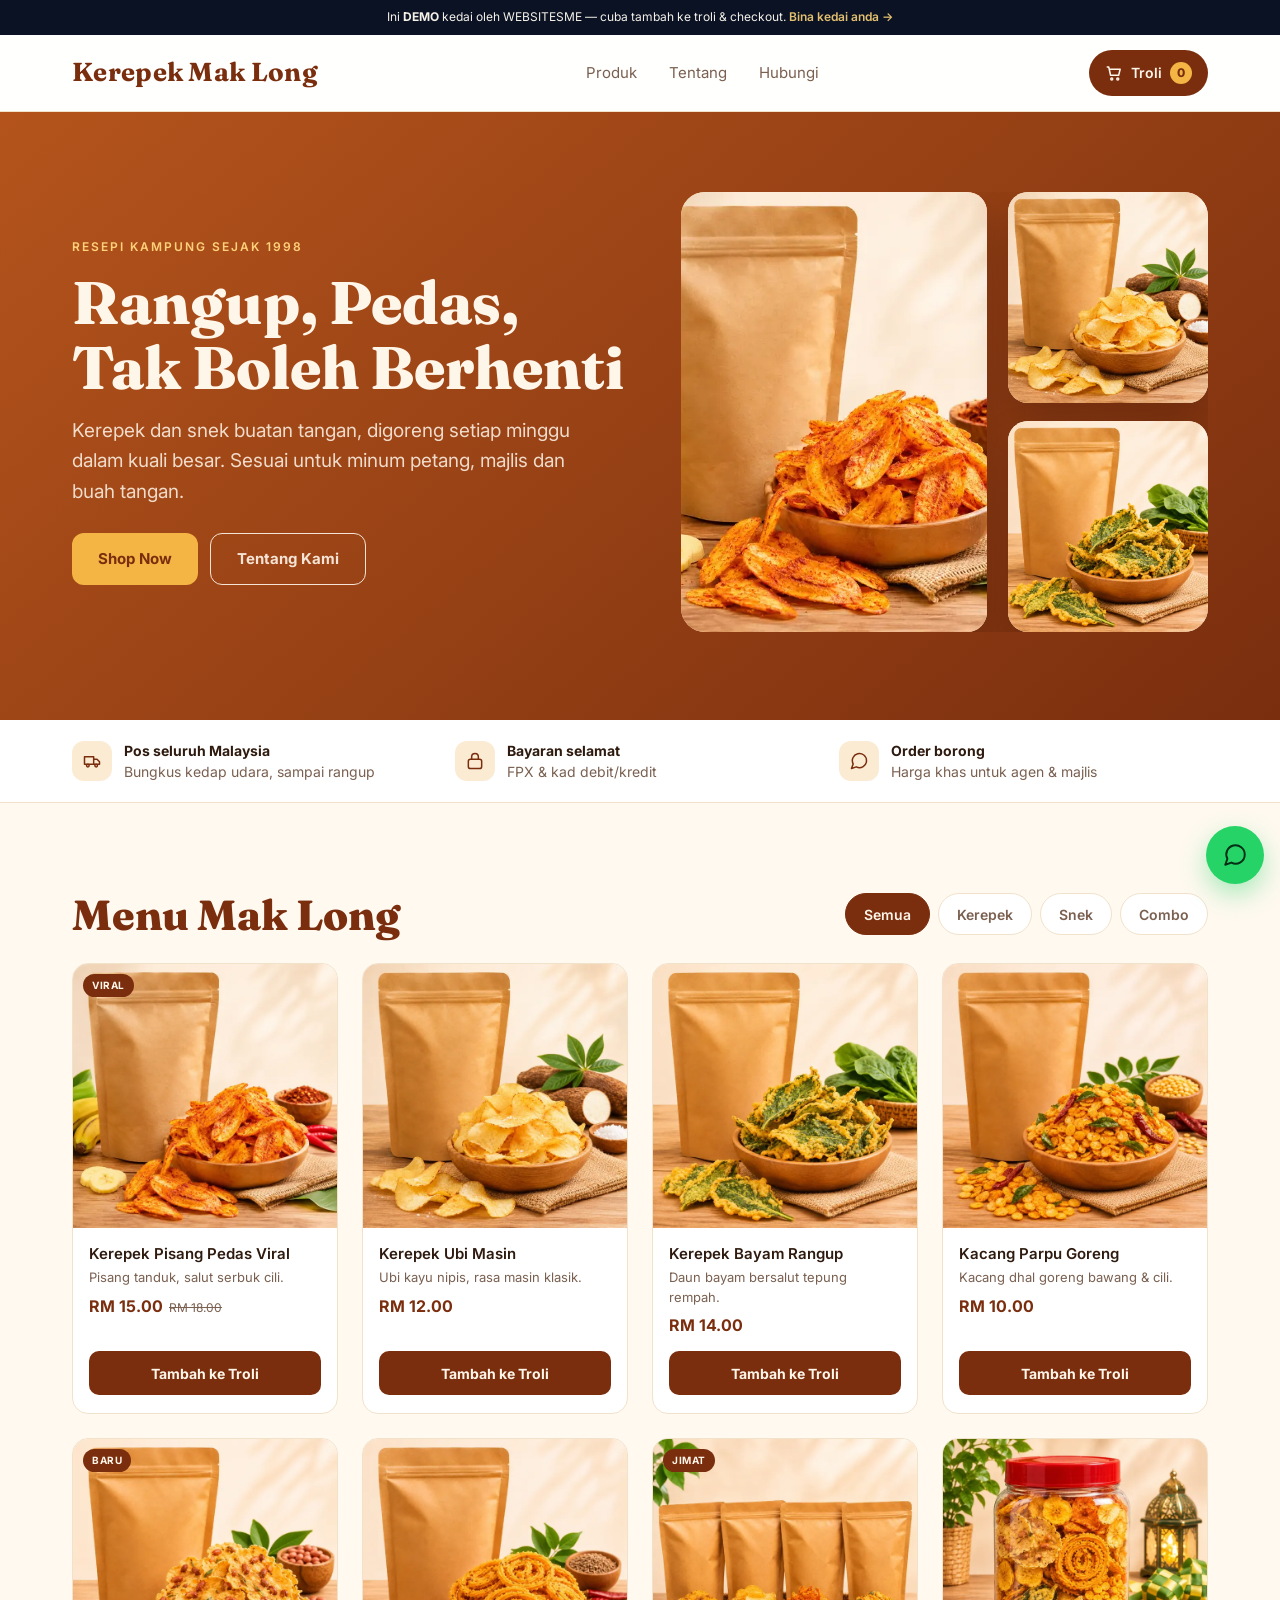
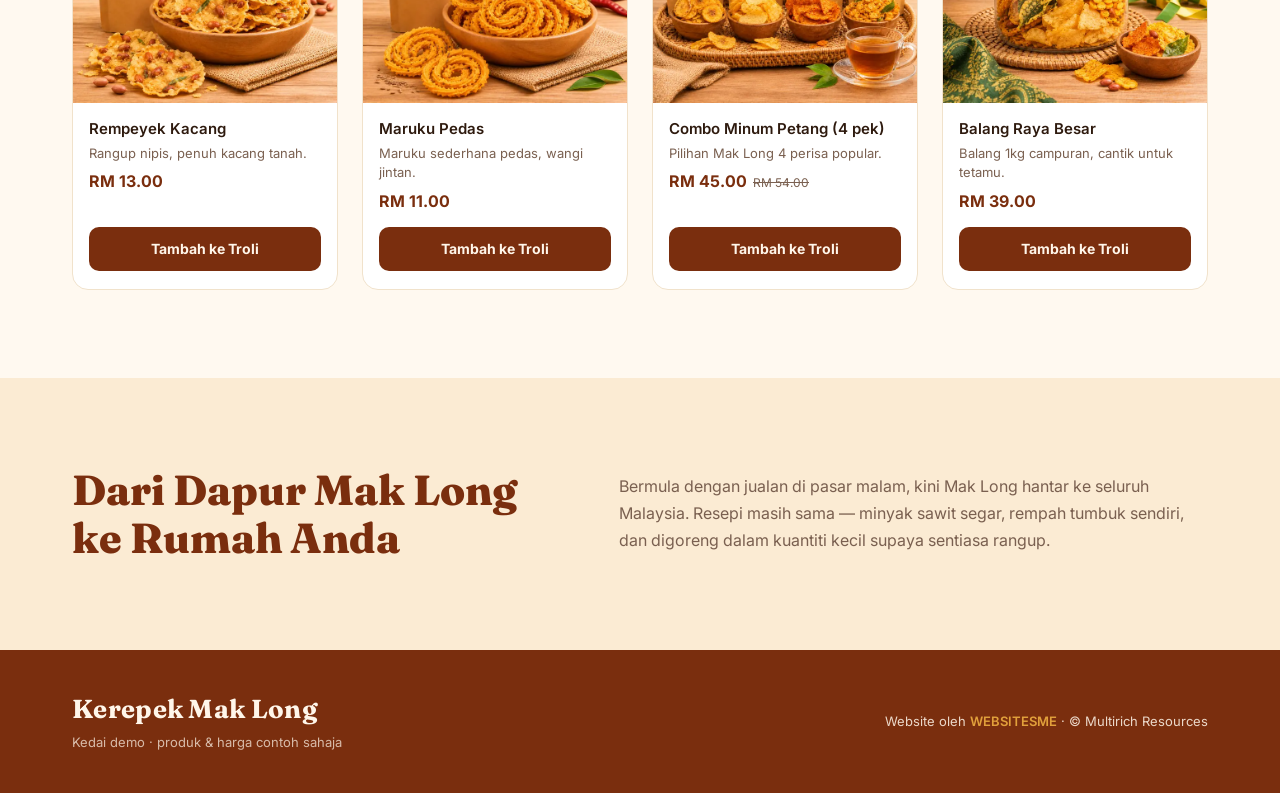
<file: demo/kerepek/index.html>
<!DOCTYPE html>
<html lang="ms">
<head>
<meta charset="UTF-8">
<meta name="viewport" content="width=device-width, initial-scale=1.0">
<title>Kerepek Mak Long — Demo Kedai oleh WEBSITESME</title>
<meta name="description" content="Demo kedai online makanan & snek oleh WEBSITESME. Cuba cart dan checkout.">
<meta name="robots" content="noindex">
<meta name="theme-color" content="#7A2E0E">
<link rel="preconnect" href="https://fonts.googleapis.com">
<link rel="preconnect" href="https://fonts.gstatic.com" crossorigin>
<link href="https://fonts.googleapis.com/css2?family=Fraunces:opsz,wght@9..144,700;9..144,800&family=Inter:wght@400;500;600;700;800&display=swap" rel="stylesheet">
<link rel="stylesheet" href="../assets/kedai.css?v=3">
<style>
:root{
  --brand:#7A2E0E;--brand-ink:#FFF6EA;--accent:#F4B544;
  --bg:#FFF9F0;--surface:#FFFFFF;--soft:#FBEBD3;--line:#F1E2CB;
  --text:#2E1A0E;--muted:#7A6050;
  --hero-bg:linear-gradient(140deg,#B4541C 0%,#7A2E0E 100%);--hero-text:#FFF6EA;--hero-kicker:#FFD27A;
  --display:'Fraunces',Georgia,serif;
}
.k-hero h1,.shop-head h2,.about h2{font-weight:800}
</style>
</head>
<body>
<div id="app"></div>
<script>
window.KEDAI = {
  slug: 'kerepek',
  name: 'Kerepek Mak Long',
  hero: {
    kicker: 'Resepi Kampung Sejak 1998',
    title: 'Rangup, Pedas,<br>Tak Boleh Berhenti',
    sub: 'Kerepek dan snek buatan tangan, digoreng setiap minggu dalam kuali besar. Sesuai untuk minum petang, majlis dan buah tangan.'
  },
  trust: [
    { icon: 'truck', title: 'Pos seluruh Malaysia', text: 'Bungkus kedap udara, sampai rangup' },
    { icon: 'lock', title: 'Bayaran selamat', text: 'FPX & kad debit/kredit' },
    { icon: 'chat', title: 'Order borong', text: 'Harga khas untuk agen & majlis' }
  ],
  shopTitle: 'Menu Mak Long',
  categories: ['Kerepek', 'Snek', 'Combo'],
  shipping: 9,
  products: [
    { id: 'k1', img: 'img/k1.webp?v=1', name: 'Kerepek Pisang Pedas Viral', cat: 'Kerepek', price: 15, old: 18, badge: 'VIRAL', desc: 'Pisang tanduk, salut serbuk cili.', shape: 'pack', color: '#D98C4A', bg: '#FBE3C4' },
    { id: 'k2', img: 'img/k2.webp?v=1', name: 'Kerepek Ubi Masin', cat: 'Kerepek', price: 12, desc: 'Ubi kayu nipis, rasa masin klasik.', shape: 'pack', color: '#E9B27A', bg: '#FCEBD5' },
    { id: 'k3', img: 'img/k3.webp?v=1', name: 'Kerepek Bayam Rangup', cat: 'Kerepek', price: 14, desc: 'Daun bayam bersalut tepung rempah.', shape: 'pack', color: '#7C9A4B', bg: '#EEF1DD' },
    { id: 'k4', img: 'img/k4.webp?v=1', name: 'Kacang Parpu Goreng', cat: 'Snek', price: 10, desc: 'Kacang dhal goreng bawang & cili.', shape: 'jar', color: '#F4B544', bg: '#FDF0D2' },
    { id: 'k5', img: 'img/k5.webp?v=1', name: 'Rempeyek Kacang', cat: 'Snek', price: 13, badge: 'BARU', desc: 'Rangup nipis, penuh kacang tanah.', shape: 'jar', color: '#C9864A', bg: '#F8E6D2' },
    { id: 'k6', img: 'img/k6.webp?v=1', name: 'Maruku Pedas', cat: 'Snek', price: 11, desc: 'Maruku sederhana pedas, wangi jintan.', shape: 'jar', color: '#B4541C', bg: '#F6DCC8' },
    { id: 'k7', img: 'img/k7.webp?v=1', name: 'Combo Minum Petang (4 pek)', cat: 'Combo', price: 45, old: 54, badge: 'JIMAT', desc: 'Pilihan Mak Long 4 perisa popular.', shape: 'box', color: '#B4541C', bg: '#FBE3C4' },
    { id: 'k8', img: 'img/k8.webp?v=1', name: 'Balang Raya Besar', cat: 'Combo', price: 39, desc: 'Balang 1kg campuran, cantik untuk tetamu.', shape: 'jar', color: '#7A2E0E', bg: '#F4DCCB' }
  ],
  about: {
    title: 'Dari Dapur Mak Long ke Rumah Anda',
    text: 'Bermula dengan jualan di pasar malam, kini Mak Long hantar ke seluruh Malaysia. Resepi masih sama — minyak sawit segar, rempah tumbuk sendiri, dan digoreng dalam kuantiti kecil supaya sentiasa rangup.'
  }
};
</script>
<script src="../assets/kedai.js?v=4"></script>
</body>
</html>
</file>
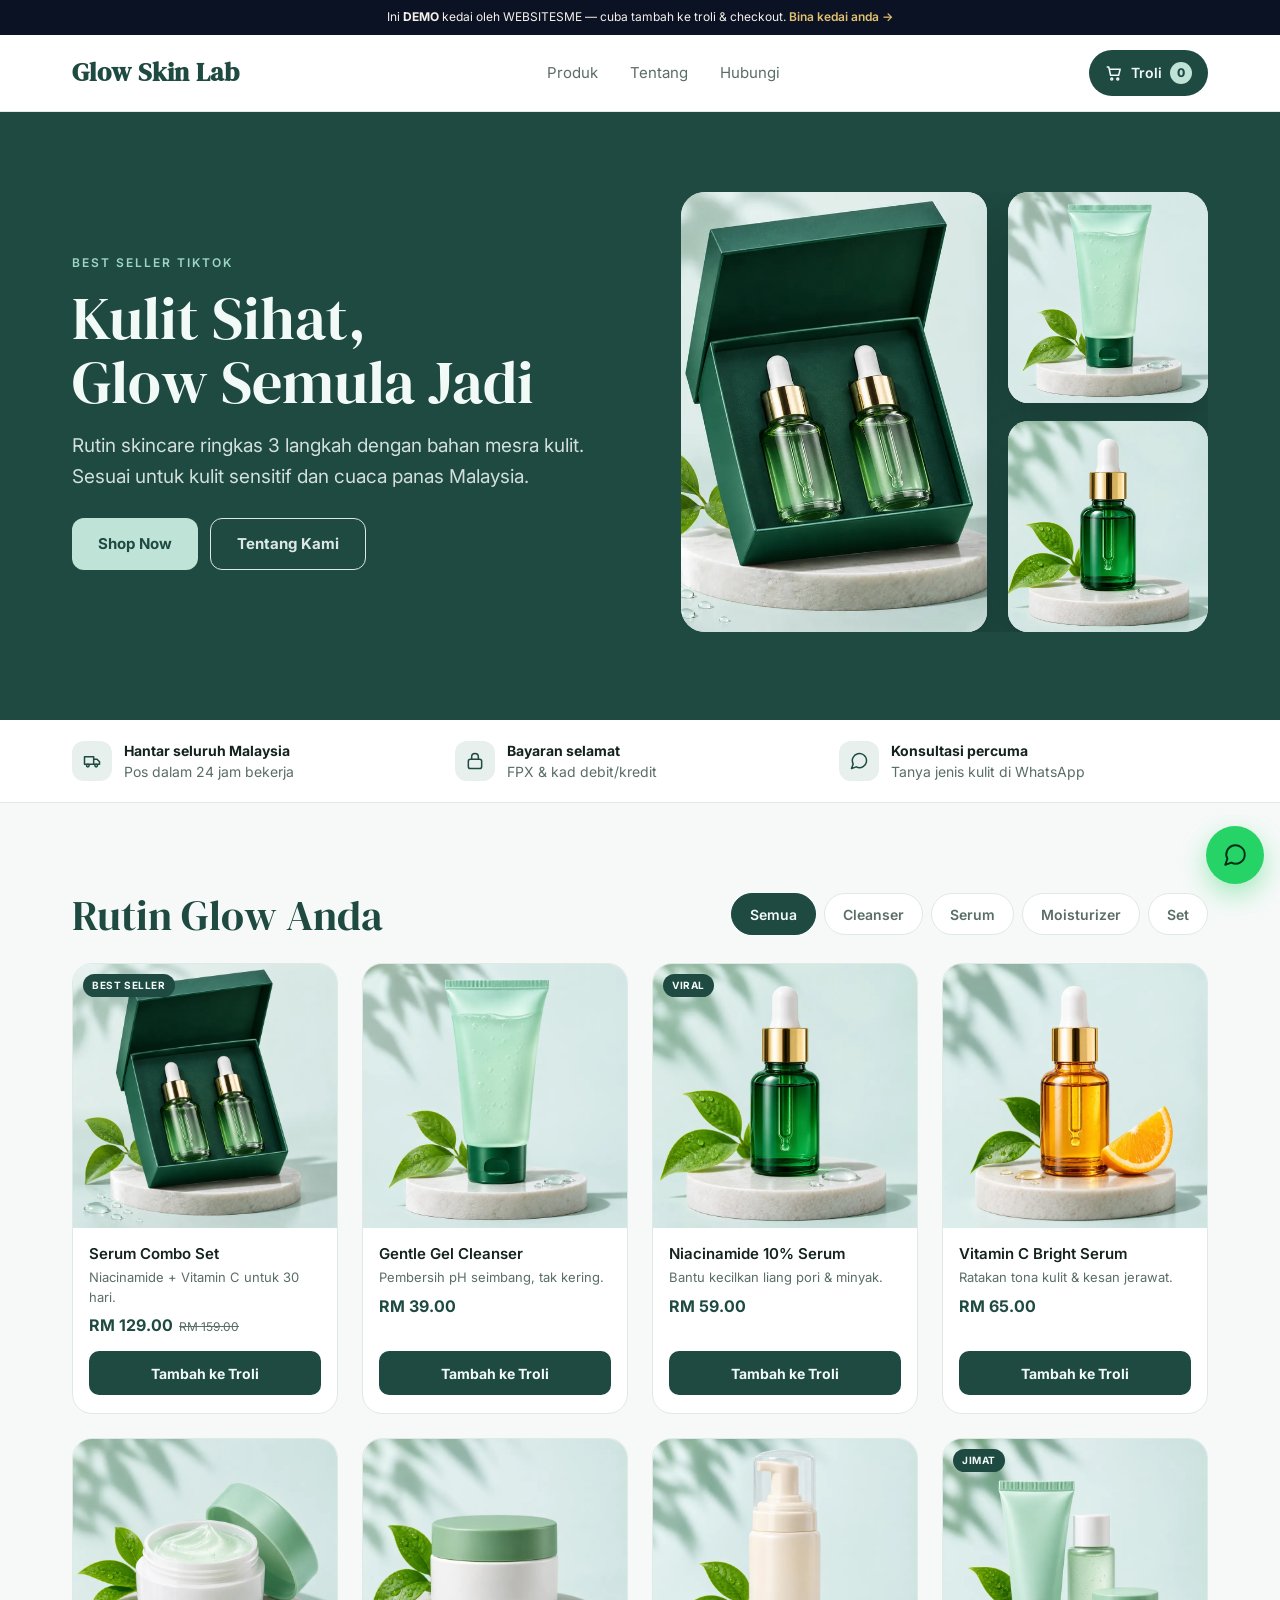
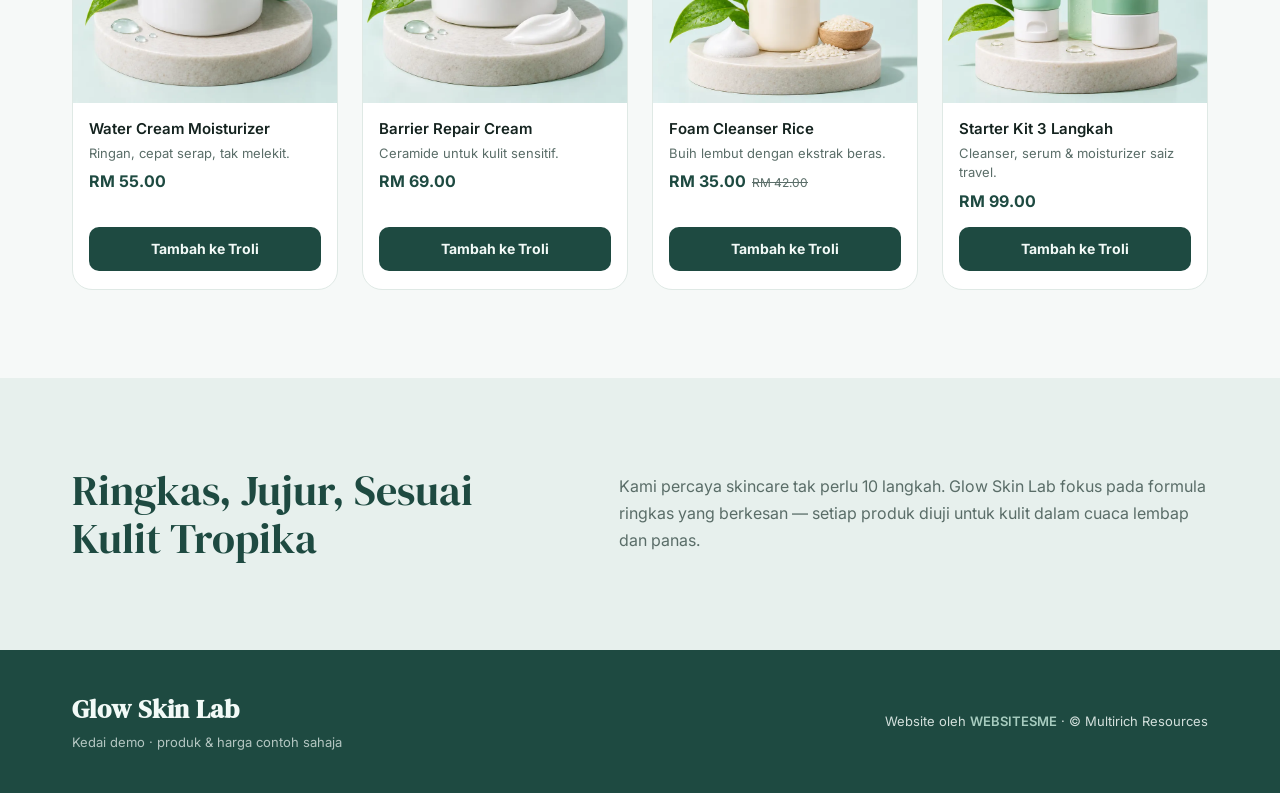
<file: demo/skincare/index.html>
<!DOCTYPE html>
<html lang="ms">
<head>
<meta charset="UTF-8">
<meta name="viewport" content="width=device-width, initial-scale=1.0">
<title>Glow Skin Lab — Demo Kedai oleh WEBSITESME</title>
<meta name="description" content="Demo kedai online skincare oleh WEBSITESME. Cuba cart dan checkout.">
<meta name="robots" content="noindex">
<meta name="theme-color" content="#1E4A41">
<link rel="preconnect" href="https://fonts.googleapis.com">
<link rel="preconnect" href="https://fonts.gstatic.com" crossorigin>
<link href="https://fonts.googleapis.com/css2?family=DM+Serif+Display&family=Inter:wght@400;500;600;700;800&display=swap" rel="stylesheet">
<link rel="stylesheet" href="../assets/kedai.css?v=3">
<style>
:root{
  --brand:#1E4A41;--brand-ink:#F2FAF7;--accent:#BFE3D6;
  --bg:#F6F9F8;--surface:#FFFFFF;--soft:#E7F0ED;--line:#DFE9E5;
  --text:#14231F;--muted:#5A6D68;
  --hero-bg:#1E4A41;--hero-text:#F2FAF7;--hero-kicker:#9FD6C3;
  --display:'DM Serif Display',Georgia,serif;
  --radius:20px;
}
.k-hero h1,.shop-head h2,.about h2{font-weight:400}
</style>
</head>
<body>
<div id="app"></div>
<script>
window.KEDAI = {
  slug: 'skincare',
  name: 'Glow Skin Lab',
  hero: {
    kicker: 'Best Seller TikTok',
    title: 'Kulit Sihat,<br>Glow Semula Jadi',
    sub: 'Rutin skincare ringkas 3 langkah dengan bahan mesra kulit. Sesuai untuk kulit sensitif dan cuaca panas Malaysia.'
  },
  trust: [
    { icon: 'truck', title: 'Hantar seluruh Malaysia', text: 'Pos dalam 24 jam bekerja' },
    { icon: 'lock', title: 'Bayaran selamat', text: 'FPX & kad debit/kredit' },
    { icon: 'chat', title: 'Konsultasi percuma', text: 'Tanya jenis kulit di WhatsApp' }
  ],
  shopTitle: 'Rutin Glow Anda',
  categories: ['Cleanser', 'Serum', 'Moisturizer', 'Set'],
  shipping: 7,
  products: [
    { id: 's1', img: 'img/s1.webp?v=1', name: 'Serum Combo Set', cat: 'Set', price: 129, old: 159, badge: 'BEST SELLER', desc: 'Niacinamide + Vitamin C untuk 30 hari.', shape: 'box', color: '#2F6F62', bg: '#D6E6E1' },
    { id: 's2', img: 'img/s2.webp?v=1', name: 'Gentle Gel Cleanser', cat: 'Cleanser', price: 39, desc: 'Pembersih pH seimbang, tak kering.', shape: 'tube', color: '#9CC2B7', bg: '#E8F1EE' },
    { id: 's3', img: 'img/s3.webp?v=1', name: 'Niacinamide 10% Serum', cat: 'Serum', price: 59, badge: 'VIRAL', desc: 'Bantu kecilkan liang pori & minyak.', shape: 'bottle', color: '#3F8576', bg: '#DCEBE6' },
    { id: 's4', img: 'img/s4.webp?v=1', name: 'Vitamin C Bright Serum', cat: 'Serum', price: 65, desc: 'Ratakan tona kulit & kesan jerawat.', shape: 'bottle', color: '#E2B65C', bg: '#F5EEDC' },
    { id: 's5', img: 'img/s5.webp?v=1', name: 'Water Cream Moisturizer', cat: 'Moisturizer', price: 55, desc: 'Ringan, cepat serap, tak melekit.', shape: 'jar', color: '#BFD6CF', bg: '#EEF4F2' },
    { id: 's6', img: 'img/s6.webp?v=1', name: 'Barrier Repair Cream', cat: 'Moisturizer', price: 69, desc: 'Ceramide untuk kulit sensitif.', shape: 'jar', color: '#7FAA9D', bg: '#E3EEEA' },
    { id: 's7', img: 'img/s7.webp?v=1', name: 'Foam Cleanser Rice', cat: 'Cleanser', price: 35, old: 42, desc: 'Buih lembut dengan ekstrak beras.', shape: 'tube', color: '#E8DCC8', bg: '#F6F1E8' },
    { id: 's8', img: 'img/s8.webp?v=1', name: 'Starter Kit 3 Langkah', cat: 'Set', price: 99, badge: 'JIMAT', desc: 'Cleanser, serum & moisturizer saiz travel.', shape: 'box', color: '#9CC2B7', bg: '#E1EDE9' }
  ],
  about: {
    title: 'Ringkas, Jujur, Sesuai Kulit Tropika',
    text: 'Kami percaya skincare tak perlu 10 langkah. Glow Skin Lab fokus pada formula ringkas yang berkesan — setiap produk diuji untuk kulit dalam cuaca lembap dan panas.'
  }
};
</script>
<script src="../assets/kedai.js?v=4"></script>
</body>
</html>
</file>
<file: demo/assets/kedai.css>
/* WEBSITESME — Template Kedai Sendiri (demo) */
:root{
  --brand:#0E1A33;--brand-ink:#fff;--accent:#E3C06F;
  --bg:#FBF8F2;--surface:#fff;--soft:#F1EBE1;--line:#E8E0D3;
  --text:#1B1F2A;--muted:#5B6275;
  --hero-bg:#0E1A33;--hero-text:#F5F1E8;--hero-kicker:#E3C06F;
  --display:'Playfair Display',Georgia,serif;--sans:Inter,system-ui,-apple-system,sans-serif;
  --radius:16px;
}
*{margin:0;padding:0;box-sizing:border-box}
html{scroll-behavior:smooth}
body{background:var(--bg);color:var(--text);font-family:var(--sans);line-height:1.5;-webkit-font-smoothing:antialiased}
body.lock{overflow:hidden}
a{color:inherit}
button{font:inherit;cursor:pointer}
.wrap{max-width:1200px;margin:0 auto;padding:0 20px}
svg{display:block}

/* demo bar */
.demo-bar{background:#0A1224;color:#F5F1E8;font-size:12px;text-align:center;padding:9px 16px;line-height:1.4}
.demo-bar a{color:#E3C06F;font-weight:600;text-decoration:none;white-space:nowrap}

/* header */
.k-header{position:sticky;top:0;z-index:30;background:color-mix(in srgb,var(--surface) 92%,transparent);backdrop-filter:blur(10px);-webkit-backdrop-filter:blur(10px);border-bottom:1px solid var(--line)}
.k-header .wrap{display:flex;align-items:center;justify-content:space-between;height:68px;gap:16px}
.logo{font-family:var(--display);font-size:22px;font-weight:700;color:var(--brand);text-decoration:none;letter-spacing:.3px}
.k-nav{display:none;gap:32px;font-size:15px}
.k-nav a{text-decoration:none;color:var(--muted)}
.k-nav a:hover{color:var(--text)}
.cart-btn{position:relative;display:flex;align-items:center;gap:8px;height:46px;padding:0 16px;border-radius:999px;border:0;background:var(--brand);color:var(--brand-ink);font-weight:600;font-size:14px}
.cart-count{min-width:22px;height:22px;padding:0 6px;border-radius:999px;background:var(--accent);color:var(--brand);font-size:12px;font-weight:800;display:flex;align-items:center;justify-content:center}
.cart-btn.bump{animation:bump .35s ease}
@keyframes bump{50%{transform:scale(1.08)}}

/* hero */
.k-hero{background:var(--hero-bg);color:var(--hero-text);position:relative;overflow:hidden}
.k-hero .wrap{display:grid;gap:32px;padding-top:48px;padding-bottom:52px;align-items:center}
.k-hero .kicker{font-size:12px;font-weight:600;letter-spacing:2px;text-transform:uppercase;color:var(--hero-kicker)}
.k-hero h1{font-family:var(--display);font-size:40px;line-height:1.08;font-weight:700;margin-top:14px}
.k-hero p{font-size:17px;line-height:1.6;opacity:.85;margin-top:16px;max-width:520px}
.k-hero .ctas{display:flex;flex-wrap:wrap;gap:12px;margin-top:26px}
.hero-art{position:relative;height:280px;border-radius:24px;overflow:hidden}
.hero-art .prod{position:absolute;border-radius:20px;display:flex;align-items:center;justify-content:center;box-shadow:0 20px 40px rgba(0,0,0,.18)}
.hero-art .p1{left:0;top:0;width:58%;height:100%}
.hero-art .p2{right:0;top:0;width:38%;height:48%}
.hero-art .p3{right:0;bottom:0;width:38%;height:48%}
.hero-art svg{width:62%;height:62%}
.hero-art .prod{overflow:hidden}
.hero-art img,.pimg img,.line .thumb img{width:100%;height:100%;object-fit:cover;display:block}
.line .thumb{overflow:hidden}

.btn{display:inline-flex;align-items:center;justify-content:center;gap:8px;min-height:52px;padding:0 26px;border-radius:12px;border:0;font-weight:700;font-size:15px;text-decoration:none;white-space:nowrap;transition:transform .15s,opacity .15s}
.btn:hover{transform:translateY(-1px)}
.btn-primary{background:var(--accent);color:var(--brand)}
.btn-ghost{border:1px solid currentColor;color:inherit;background:transparent;opacity:.9}
.btn-dark{background:var(--brand);color:var(--brand-ink)}
.btn-wa{background:#25D366;color:#052E16}
.btn-block{width:100%}

/* trust */
.trust{background:var(--surface);border-bottom:1px solid var(--line)}
.trust .wrap{display:grid;grid-template-columns:1fr;gap:14px;padding-top:20px;padding-bottom:20px}
.trust div{display:flex;align-items:center;gap:12px;font-size:14px;color:var(--muted)}
.trust b{display:block;color:var(--text);font-size:14px}
.trust .ti{flex:none;width:40px;height:40px;border-radius:12px;background:var(--soft);display:flex;align-items:center;justify-content:center;color:var(--brand)}

/* shop */
.shop{padding:56px 0}
.shop-head{display:flex;flex-direction:column;gap:16px;margin-bottom:24px}
.shop-head h2{font-family:var(--display);font-size:30px;line-height:1.15;color:var(--brand)}
.chips{display:flex;gap:8px;overflow-x:auto;padding-bottom:4px;scrollbar-width:none}
.chips::-webkit-scrollbar{display:none}
.chip{flex:none;height:42px;padding:0 18px;border-radius:999px;border:1px solid var(--line);background:var(--surface);color:var(--muted);font-size:14px;font-weight:600}
.chip.on{background:var(--brand);border-color:var(--brand);color:var(--brand-ink)}
.grid{display:grid;grid-template-columns:repeat(2,minmax(0,1fr));gap:14px}
.pcard{display:flex;flex-direction:column;background:var(--surface);border:1px solid var(--line);border-radius:var(--radius);overflow:hidden}
.pimg{position:relative;aspect-ratio:1/1;display:flex;align-items:center;justify-content:center}
.pimg svg{width:58%;height:58%}
.badge{position:absolute;z-index:1;left:10px;top:10px;padding:4px 9px;border-radius:999px;background:var(--brand);color:var(--brand-ink);font-size:10px;font-weight:700;letter-spacing:.6px}
.pbody{display:flex;flex-direction:column;gap:4px;padding:12px 12px 14px;flex:1}
.pname{font-size:14px;font-weight:600;line-height:1.35}
.pdesc{display:none;font-size:13px;color:var(--muted);line-height:1.5}
.pprice{display:flex;align-items:baseline;gap:6px;margin-top:2px}
.pprice b{font-size:15px;color:var(--brand)}
.pprice s{font-size:12px;color:var(--muted)}
.add{margin-top:auto;padding-top:10px}
.add .btn{width:100%;min-height:44px;font-size:14px;padding:0 12px;border-radius:10px}
.add .btn.done{background:#1F8A4C;color:#fff}

/* about */
.about{background:var(--soft);padding:56px 0}
.about .wrap{display:grid;gap:20px}
.about h2{font-family:var(--display);font-size:30px;line-height:1.15;color:var(--brand)}
.about p{font-size:16px;line-height:1.7;color:var(--muted);max-width:620px}

/* footer */
.k-footer{background:var(--brand);color:var(--brand-ink);padding:40px 0 110px}
.k-footer .wrap{display:flex;flex-direction:column;gap:14px}
.k-footer .logo{color:var(--brand-ink)}
.k-footer small{opacity:.7;font-size:13px}
.k-footer .by{font-size:13px;opacity:.85}
.k-footer .by a{color:var(--accent);font-weight:600;text-decoration:none}

/* floating */
.float-wa{position:fixed;right:16px;bottom:16px;z-index:40;width:58px;height:58px;border-radius:50%;background:#25D366;color:#052E16;display:flex;align-items:center;justify-content:center;box-shadow:0 10px 26px rgba(37,211,102,.4);text-decoration:none}

/* drawer */
.overlay{position:fixed;inset:0;z-index:60;background:rgba(10,18,36,.5);opacity:0;pointer-events:none;transition:opacity .25s}
.overlay.open{opacity:1;pointer-events:auto}
.drawer{position:fixed;top:0;right:0;bottom:0;z-index:70;width:min(420px,100%);background:var(--surface);display:flex;flex-direction:column;transform:translateX(100%);visibility:hidden;transition:transform .3s ease,visibility 0s linear .3s}
.drawer.open{transform:none;visibility:visible;box-shadow:-20px 0 50px rgba(0,0,0,.2);transition:transform .3s ease}
.d-head{display:flex;align-items:center;justify-content:space-between;padding:18px 20px;border-bottom:1px solid var(--line)}
.d-head h3{font-family:var(--display);font-size:22px;color:var(--brand)}
.x{width:44px;height:44px;border-radius:12px;border:1px solid var(--line);background:transparent;display:flex;align-items:center;justify-content:center;color:var(--text)}
.d-body{flex:1;overflow-y:auto;padding:8px 20px}
.empty{padding:48px 0;text-align:center;color:var(--muted);font-size:15px}
.line{display:flex;gap:12px;padding:14px 0;border-bottom:1px solid var(--line)}
.line .thumb{flex:none;width:64px;height:64px;border-radius:12px;display:flex;align-items:center;justify-content:center}
.line .thumb svg{width:60%;height:60%}
.line .info{flex:1;min-width:0;display:flex;flex-direction:column;gap:4px}
.line .info b{font-size:14px;line-height:1.35}
.line .info span{font-size:13px;color:var(--muted)}
.qty{display:flex;align-items:center;gap:4px;margin-top:4px}
.qty button{width:36px;height:36px;border-radius:10px;border:1px solid var(--line);background:var(--surface);font-size:18px;line-height:1;color:var(--text)}
.qty em{font-style:normal;min-width:28px;text-align:center;font-weight:600;font-size:14px}
.line .lt{font-weight:700;font-size:14px;color:var(--brand);white-space:nowrap}
.d-foot{padding:18px 20px 22px;border-top:1px solid var(--line);display:flex;flex-direction:column;gap:12px}
.row{display:flex;justify-content:space-between;font-size:14px;color:var(--muted)}
.row.total{font-size:17px;color:var(--text);font-weight:700}

/* checkout modal */
.modal{position:fixed;inset:0;z-index:80;display:flex;align-items:flex-end;justify-content:center;pointer-events:none;visibility:hidden;transition:visibility 0s linear .3s}
.modal.open{pointer-events:auto;visibility:visible;transition:none}
.sheet{width:100%;max-width:520px;max-height:92vh;overflow-y:auto;background:var(--surface);border-radius:22px 22px 0 0;padding:24px 20px 28px;transform:translateY(105%);transition:transform .3s ease}
.modal.open .sheet{transform:none}
.sheet h3{font-family:var(--display);font-size:24px;color:var(--brand)}
.sheet .note{margin-top:8px;font-size:13px;line-height:1.5;color:var(--muted)}
.field{display:flex;flex-direction:column;gap:6px;margin-top:14px}
.field label{font-size:13px;font-weight:600}
.field input,.field textarea{width:100%;min-height:48px;padding:12px 14px;border-radius:12px;border:1px solid var(--line);background:var(--bg);font:inherit;font-size:16px;color:var(--text)}
.field textarea{min-height:80px;resize:vertical}
.pay{display:grid;grid-template-columns:1fr 1fr;gap:10px;margin-top:16px}
.pay label{display:flex;align-items:center;gap:10px;min-height:52px;padding:0 14px;border-radius:12px;border:1px solid var(--line);font-size:14px;font-weight:600;cursor:pointer}
.pay input{accent-color:var(--brand);width:18px;height:18px}
.sheet .sum{display:flex;justify-content:space-between;margin-top:18px;padding-top:16px;border-top:1px solid var(--line);font-weight:700;font-size:17px}
.sheet .actions{display:flex;flex-direction:column;gap:10px;margin-top:18px}
.success{text-align:center;padding:12px 0}
.success .ok{width:64px;height:64px;margin:0 auto 14px;border-radius:50%;background:#E6F6EC;color:#1F8A4C;display:flex;align-items:center;justify-content:center}
.success p{font-size:15px;line-height:1.6;color:var(--muted);margin-top:10px}
.toast{position:fixed;left:50%;top:84px;z-index:90;transform:translate(-50%,-12px);opacity:0;padding:12px 18px;border-radius:999px;background:var(--brand);color:var(--brand-ink);font-size:14px;font-weight:600;transition:all .25s;pointer-events:none;white-space:nowrap}
.toast.show{opacity:1;transform:translate(-50%,0)}

@media (min-width:700px){
  .wrap{padding:0 32px}
  .grid{grid-template-columns:repeat(3,minmax(0,1fr));gap:20px}
  .trust .wrap{grid-template-columns:repeat(3,1fr)}
  .pdesc{display:block}
  .modal{align-items:center}
  .sheet{border-radius:22px;transform:translateY(30px);opacity:0;transition:all .25s}
  .modal.open .sheet{opacity:1}
}
@media (min-width:1024px){
  .k-nav{display:flex}
  .k-header .wrap{height:76px}
  .logo{font-size:26px}
  .k-hero .wrap{grid-template-columns:1.05fr 1fr;gap:56px;padding-top:80px;padding-bottom:88px}
  .k-hero h1{font-size:60px}
  .k-hero p{font-size:19px}
  .hero-art{height:440px}
  .shop{padding:88px 0}
  .shop-head{flex-direction:row;align-items:flex-end;justify-content:space-between}
  .shop-head h2{font-size:42px}
  .grid{grid-template-columns:repeat(4,minmax(0,1fr));gap:24px}
  .pbody{padding:16px 16px 18px}
  .pname{font-size:15px}
  .pprice b{font-size:16px}
  .about{padding:88px 0}
  .about .wrap{grid-template-columns:1fr 1.2fr;gap:56px;align-items:center}
  .about h2{font-size:42px}
  .k-footer{padding-bottom:40px}
  .k-footer .wrap{flex-direction:row;align-items:center;justify-content:space-between}
}
@media (prefers-reduced-motion:reduce){*{transition:none!important;animation:none!important;scroll-behavior:auto!important}}
</file>
